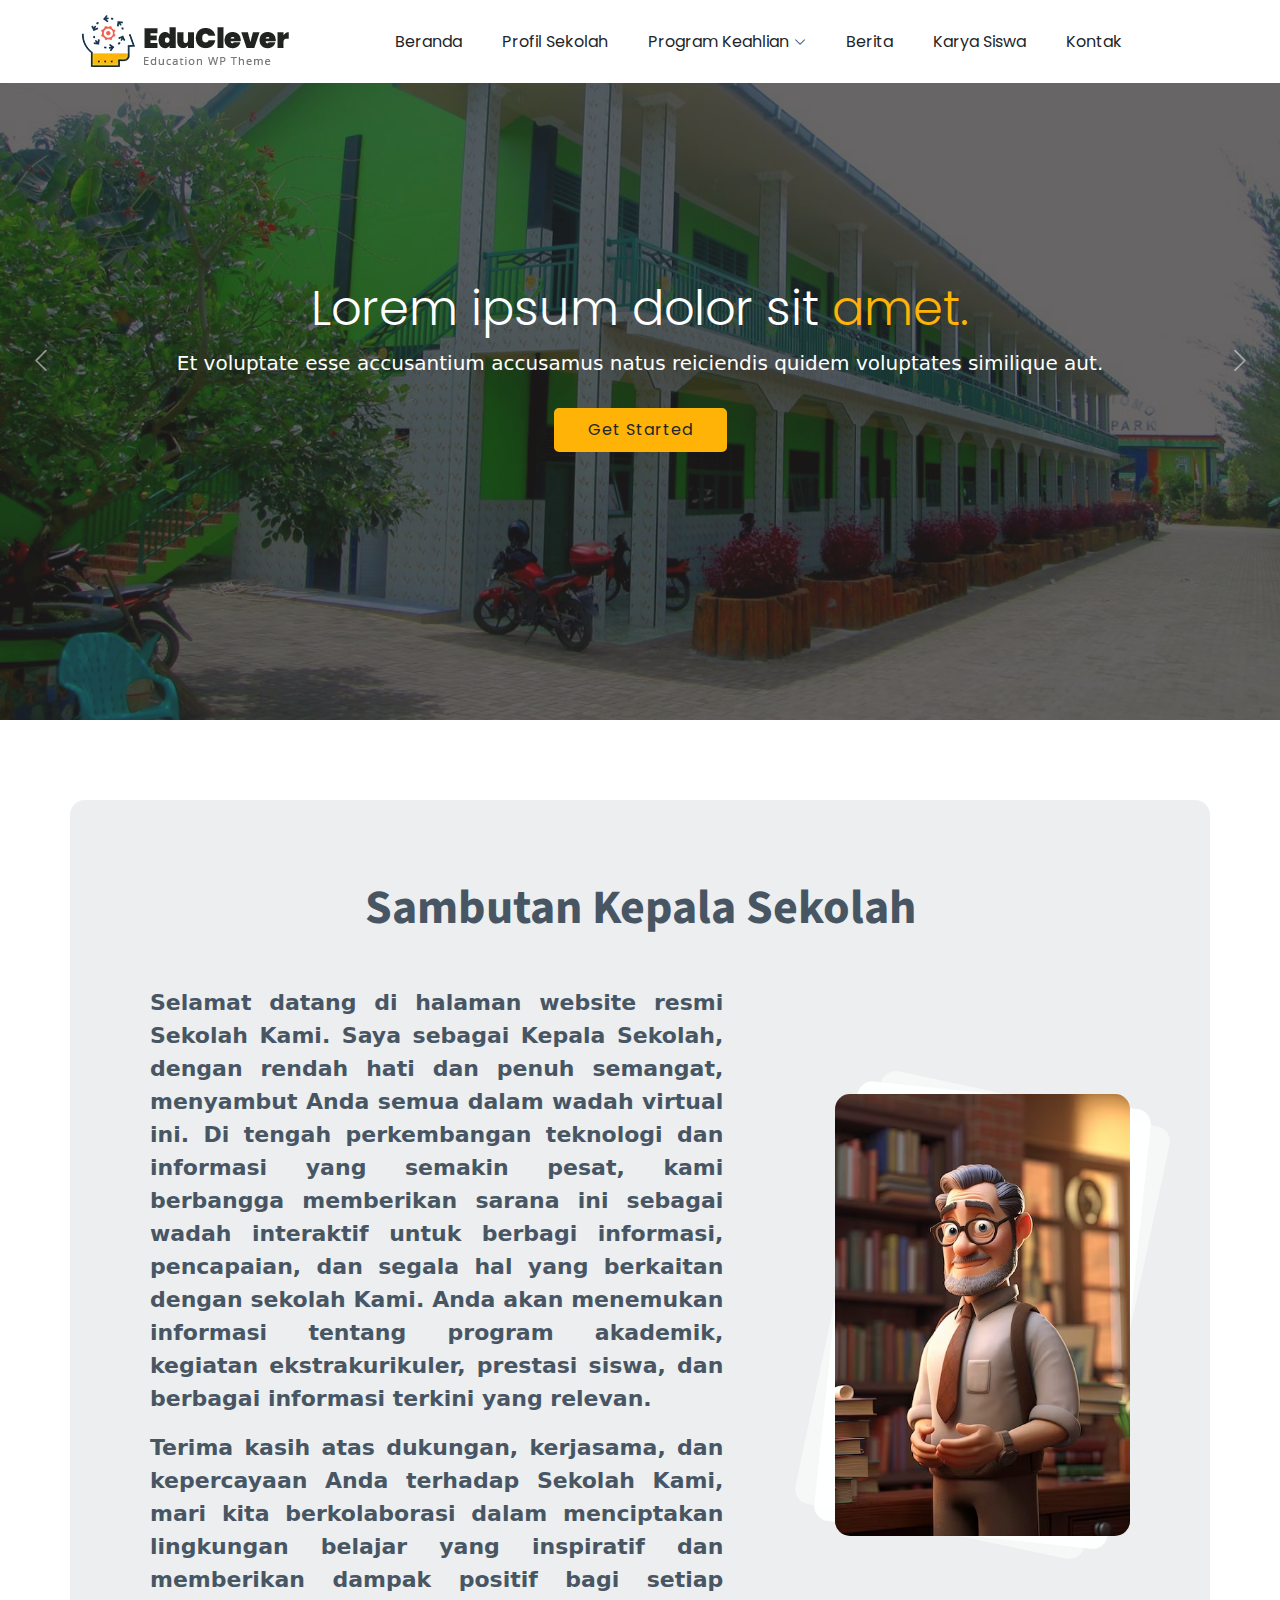
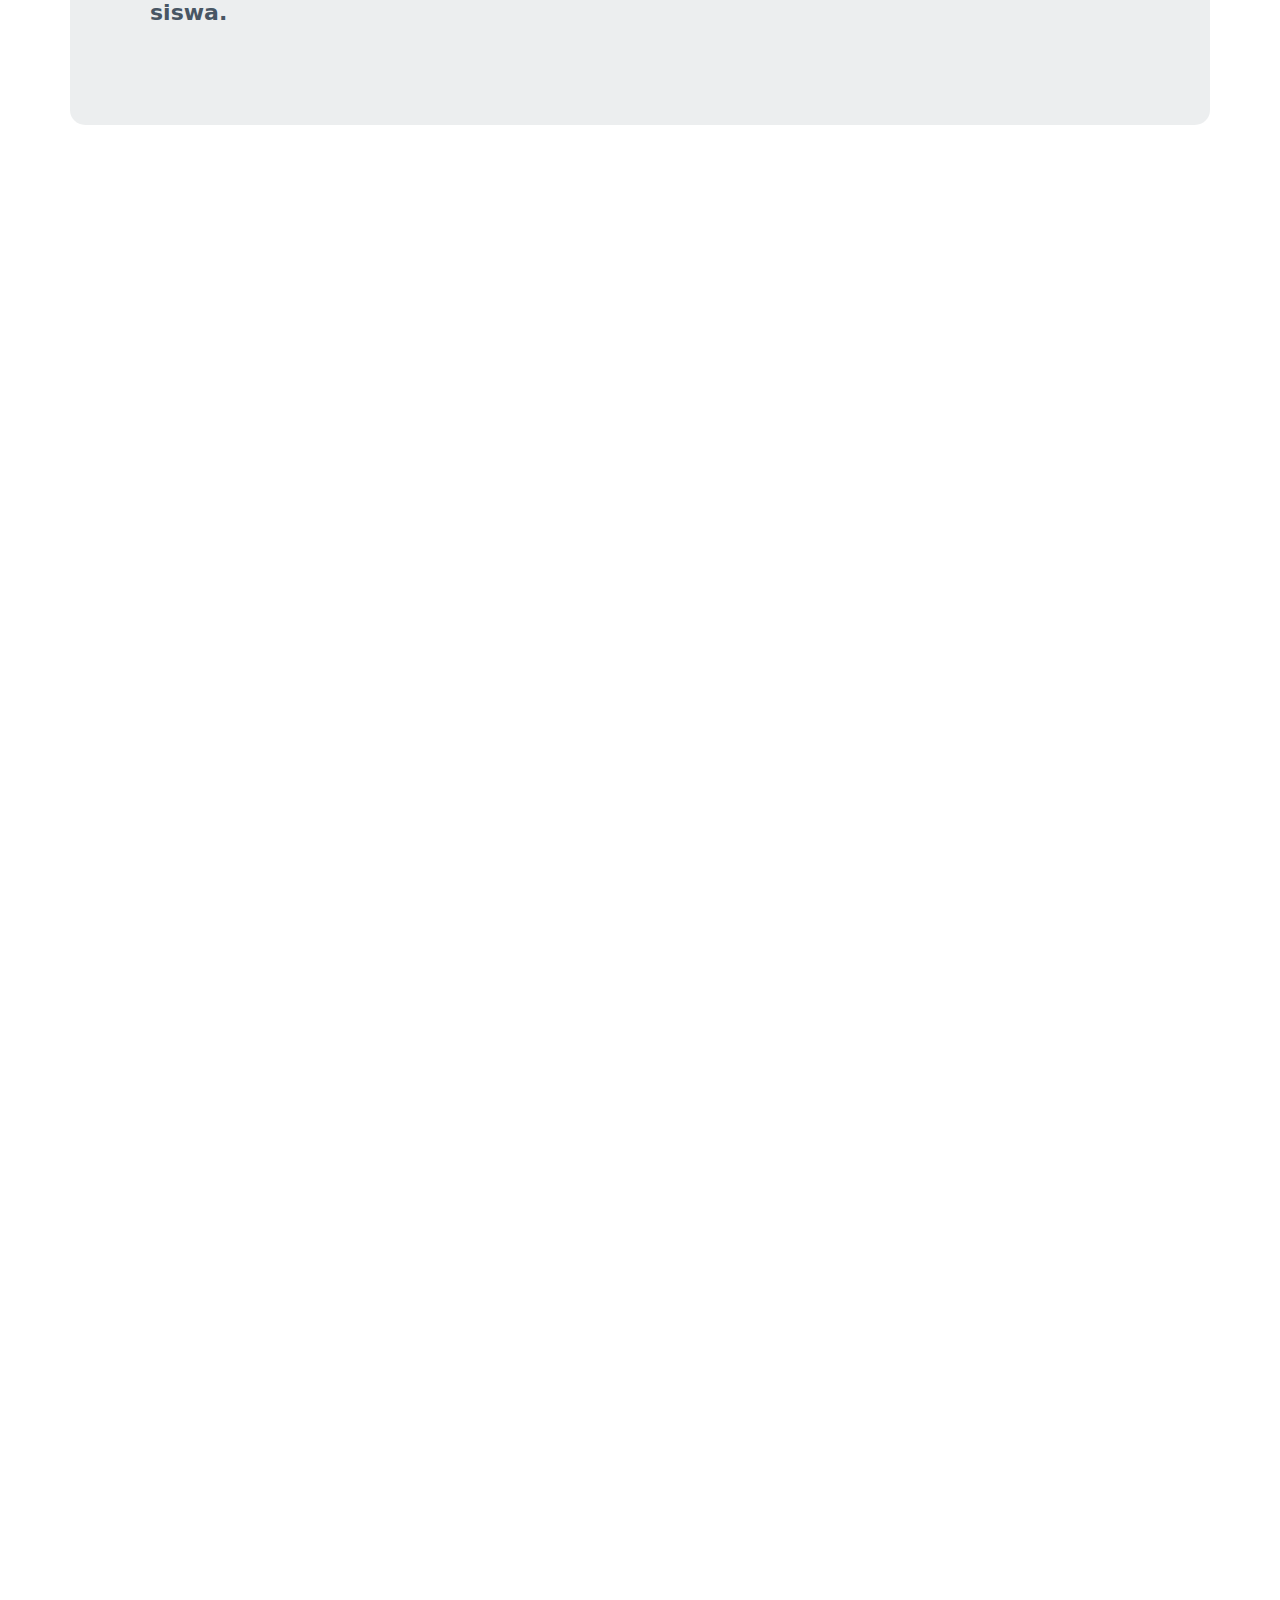
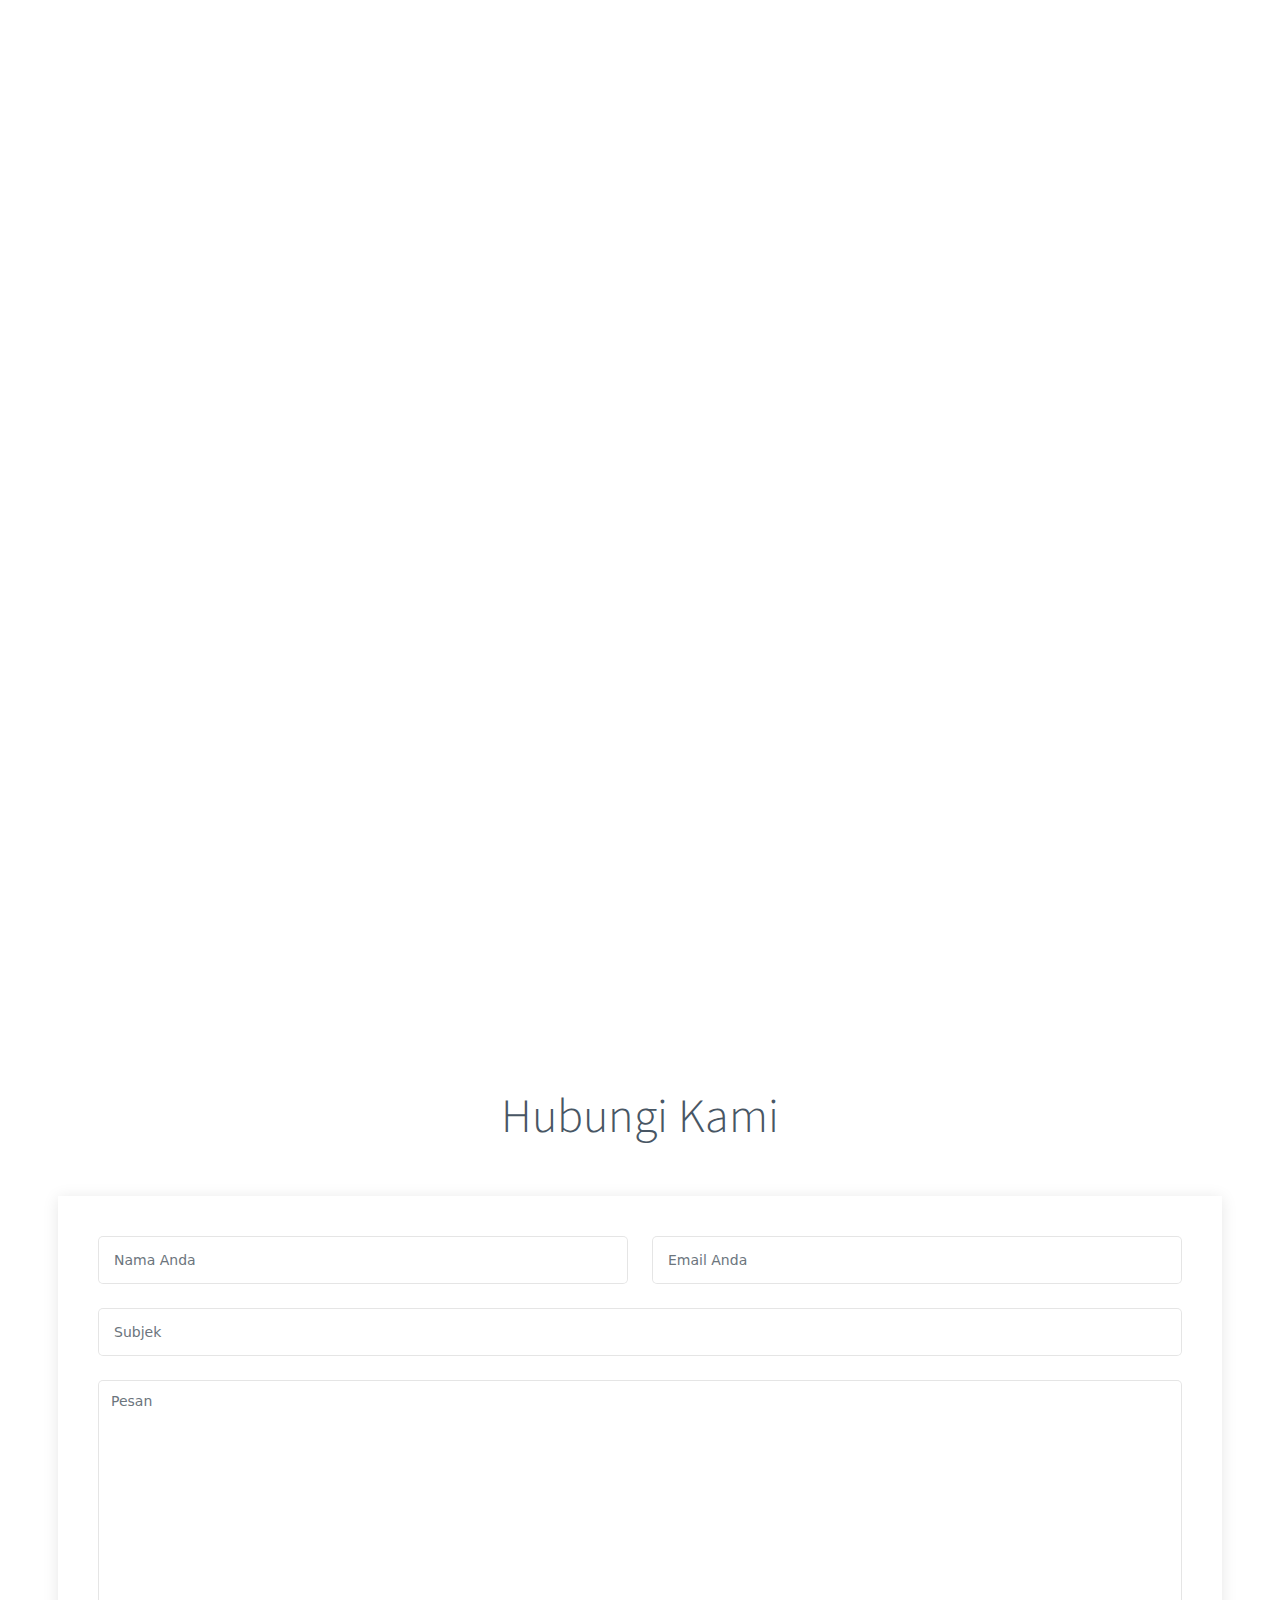
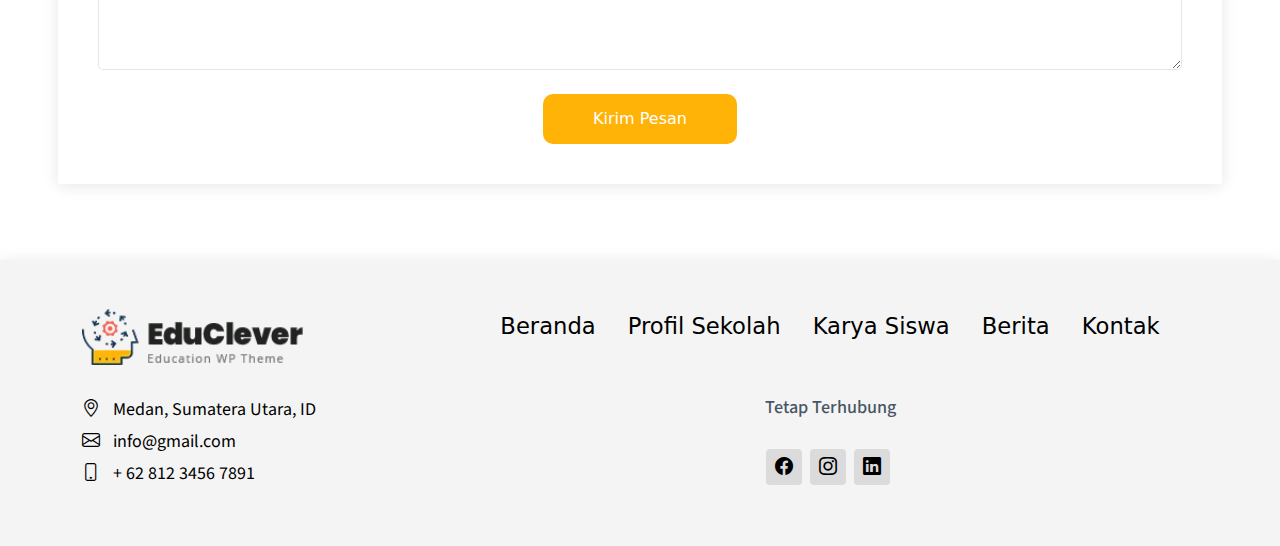
<file: index.html>
<!DOCTYPE html>
<html lang="en">

<head>
    <meta charset="utf-8">
    <meta content="width=device-width, initial-scale=1.0" name="viewport">

    <title>Sekumlah</title>
    <link href="assets/img/icons8-popeye-office-m-32.png" rel="icon">

    <link rel="preconnect" href="https://fonts.googleapis.com">
    <link rel="preconnect" href="https://fonts.gstatic.com" crossorigin>
    <link
        href="https://fonts.googleapis.com/css2?family=Open+Sans:ital,wght@0,300;0,400;0,500;0,600;0,700;1,300;1,400;1,500;1,600;1,700&family=Poppins:ital,wght@0,300;0,400;0,500;0,600;0,700;1,300;1,400;1,500;1,600;1,700&family=Source+Sans+Pro:ital,wght@0,300;0,400;0,600;0,700;1,300;1,400;1,600;1,700&display=swap"
        rel="stylesheet">

    <link href="assets/vendor/bootstrap/css/bootstrap.min.css" rel="stylesheet">
    <link href="assets/vendor/bootstrap-icons/bootstrap-icons.css" rel="stylesheet">
    <link href="assets/vendor/aos/aos.css" rel="stylesheet">
    <link href="assets/vendor/glightbox/css/glightbox.min.css" rel="stylesheet">
    <link href="assets/vendor/swiper/swiper-bundle.min.css" rel="stylesheet">

    <link href="assets/css/style.css" rel="stylesheet" as="preloader">
    <link href="assets/css/variabel.css" rel="stylesheet">
</head>

<body>
    <header id="header" class="header fixed-top">
        <div class="container d-flex align-items-center justify-content-between">
            <a href="index.html" class="logo d-flex align-items-center scrollto me-auto me-lg-0">
                <img src="assets/img/logo-1.webp" alt="">
            </a>
            <nav id="navbar" class="navbar navbar-expand-lg">
                <ul>
                    <li><a href="#">Beranda</a></li>
                    <li><a class="nav-link scrollto" href="./pages/profil-sekolah.html">Profil Sekolah</a></li>
                    <li class="dropdown"><a href="#"><span>Program Keahlian</span>
                            <i class="bi bi-chevron-down dropdown-indicator">
                            </i>
                        </a>
                        <ul>
                            <li><a href="./pages/jurusan/rekayasa-perangkat-lunak.html">Rekayasa Perangkat Lunak</a>
                            </li>
                            <li><a href="./pages/jurusan/teknik-kendaraan-ringan.html">Teknik Kendaraan Ringan</a></li>
                            <li><a href="./pages/jurusan/teknik-bisnis-sepeda-motor.html">Teknik Bisnis & Sepeda
                                    Motor</a></li>
                            <li><a href="./pages/jurusan/teknik-komputer-jaringan.html">Teknik Komputer & Jaringan</a>
                            </li>
                        </ul>
                    </li>
                    <li><a class="nav-link scrollto" href="./pages/berita.html">Berita</a></li>
                    <li><a class="nav-link scrollto" href="./pages/karya-siswa.html">Karya Siswa</a></li>
                    <li><a class="nav-link scrollto" href="index.html#kontak">Kontak</a></li>
                </ul>
                <i class="bi bi-list mobile-nav-toggle d-none"></i>
        </div>
    </header>

    <section id="hero" class="hero d-flex align-items-center carousel slide" data-bs-ride="carousel"
        data-bs-interval="5000">
        <div class="carousel-inner">
            <div id="carousel-1" class="carousel-1 carousel-item active">
                <div class="container caroutext">
                    <h2>Lorem ipsum dolor sit <span>amet.</span></h2>
                    <p>Et voluptate esse accusantium accusamus natus reiciendis quidem voluptates similique aut.</p>
                    <div class="d-flex">
                        <a href="#kata-sambutan" class="btn-get-started scrollto">Get Started</a>
                    </div>
                </div>
            </div>
            <div id="carousel-2" class="carousel-2 carousel-item">
                <div class="container caroutext">
                    <h2>Lorem ipsum dolor sit <span>amet.</span></h2>
                    <p>Et voluptate esse accusantium accusamus natus reiciendis quidem voluptates similique aut.
                    </p>
                    <div class="d-flex">
                        <a href="#about" class="btn-get-started scrollto">Get Started</a>
                    </div>
                </div>
            </div>
            <div id="carousel-3" class="carousel-3 carousel-item">
                <div class="container caroutext">
                    <h2>Lorem ipsum dolor sit <span>amet.</span></h2>
                    <p>Et voluptate esse accusantium accusamus natus reiciendis quidem voluptates similique aut.
                    </p>
                    <div class="d-flex">
                        <a href="#about" class="btn-get-started scrollto">Get Started</a>
                    </div>
                </div>
            </div>
        </div>
        <a class="carousel-control-prev" href="#hero" role="button" data-bs-slide="prev">
            <span class="carousel-control-prev-icon bi bi-chevron-left" aria-hidden="true"></span>
        </a>

        <a class="carousel-control-next" href="#hero" role="button" data-bs-slide="next">
            <span class="carousel-control-next-icon bi bi-chevron-right" aria-hidden="true"></span>
        </a>
    </section>

    <main id="main">
        <section id="kata-sambutan" class="kata-sambutan">
            <div class="container">
                <h3>Sambutan Kepala Sekolah</h3>
                <div class="row g-5">
                    <div class="col-lg-8 col-md-6 content d-flex flex-column justify-content-center">
                        <p>Selamat datang di halaman website resmi Sekolah Kami. Saya sebagai Kepala Sekolah,
                            dengan rendah hati dan penuh semangat, menyambut Anda semua dalam wadah virtual ini. Di
                            tengah perkembangan teknologi dan informasi yang semakin pesat, kami berbangga memberikan
                            sarana ini sebagai wadah interaktif untuk berbagi informasi, pencapaian, dan segala hal yang
                            berkaitan dengan sekolah Kami.
                            Anda akan menemukan informasi tentang program akademik, kegiatan
                            ekstrakurikuler, prestasi siswa, dan berbagai informasi terkini yang
                            relevan.</p>
                        <p>Terima kasih atas dukungan, kerjasama, dan kepercayaan Anda terhadap Sekolah Kami, mari kita
                            berkolaborasi dalam menciptakan lingkungan belajar yang inspiratif dan memberikan dampak
                            positif bagi setiap siswa.</p>
                    </div>
                    <div class="col-lg-4 col-md-6 d-flex align-items-center">
                        <div class="img">
                            <img src="assets/img/cartoon-man-with-glasses-book-front-him_953680-1923.avif" alt=""
                                class="img-fluid">
                        </div>
                    </div>
                </div>
            </div>
        </section>

        <section id="visi-misi" class="visi-misi">
            <div class="container" data-aos="fade-up">
                <div class="section-header">
                    <h2>Visi Misi</h2>
                </div>
                <div class="row g-4 g-lg-5" data-aos="fade-up" data-aos-delay="200">
                    <div class="col-lg-5">
                        <div class="visi-misi-img">
                            <img src="assets/img/back-school-concept-with-various-supplies(1).jpg" class="img-fluid"
                                alt="">
                        </div>
                    </div>
                    <div class="col-lg-7">
                        <ul class="nav nav-pills mb-3 pt-0 pt-lg-5">
                            <li><a class="nav-link active" data-bs-toggle="pill" href="#visi">Visi</a></li>
                            <li><a class="nav-link" data-bs-toggle="pill" href="#misi">Misi</a></li>
                            <li><a class="nav-link" data-bs-toggle="pill" href="#tujuan">Tujuan</a></li>
                        </ul>
                        <div class="tab-content">
                            <div class="tab-pane show fade active" id="visi">
                                <div class="d-flex align-items-center mt-4">
                                    <i class="bi bi-check2"></i>
                                    <h4>Menjadi pusat pendidikan unggulan yang menghasilkan generasi penerus
                                        berintegritas dan berwawasan global.</h4>
                                </div>
                                <div class="d-flex align-items-center mt-4">
                                    <i class="bi bi-check2"></i>
                                    <h4>Membangun komunitas belajar yang berfokus pada pengembangan karakter dan
                                        kreativitas siswa untuk menghadapi tantangan masa depan.</h4>
                                </div>
                                <div class="d-flex align-items-center mt-4">
                                    <i class="bi bi-check2"></i>
                                    <h4>Mendidik siswa dalam ranah keterampilan, pengetahuan dan pembinaan karakter
                                        serta pelestarian lingkungan sesuai dengan program keahliannya</h4>
                                </div>
                            </div>

                            <div class="tab-pane fade" id="misi">
                                <div class="d-flex align-items-center mt-4">
                                    <i class="bi bi-check2"></i>
                                    <h4>Memberikan pendidikan berkualitas dengan pendekatan holistik yang mengakomodasi
                                        perkembangan akademik, moral, dan sosial siswa.</h4>
                                </div>
                                <div class="d-flex align-items-center mt-4">
                                    <i class="bi bi-check2"></i>
                                    <h4>Mendorong keunggulan akademik dan prestasi dalam berbagai bidang kegiatan
                                        ekstrakurikuler untuk membentuk siswa yang berpotensi dan berdaya saing.</h4>
                                </div>
                                <div class="d-flex align-items-center mt-4">
                                    <i class="bi bi-check2"></i>
                                    <h4>Mendidik siswa dalam ranah keterampilan, pengetahuan dan pembinaan karakter
                                        serta pelestarian lingkungan sesuai dengan program keahliannya</h4>
                                </div>

                            </div>

                            <div class="tab-pane fade" id="tujuan">
                                <div class="d-flex align-items-center mt-4">
                                    <i class="bi bi-check2"></i>
                                    <h4>Mengembangkan potensi siswa dalam aspek akademik, seni, olahraga, dan
                                        kepemimpinan melalui pendekatan pembelajaran yang inovatif.</h4>
                                </div>
                                <div class="d-flex align-items-center mt-4">
                                    <i class="bi bi-check2"></i>
                                    <h4>Menghasilkan lulusan yang memiliki nilai-nilai karakter yang kuat, termasuk
                                        tanggung jawab, etika, kerjasama, dan kepemimpinan.</h4>
                                </div>
                                <div class="d-flex align-items-center mt-4">
                                    <i class="bi bi-check2"></i>
                                    <h4>Membangun lingkungan belajar yang inklusif dan mendukung, di mana setiap siswa
                                        merasa dihargai dan diberdayakan untuk mencapai prestasi maksimal.</h4>
                                </div>
                            </div>
                        </div>
                    </div>
                </div>
            </div>
        </section>

        <section id="tenaga-pendidik" class="tenaga-pendidik">
            <div class="container" data-aos="fade-up">
                <div class="section-header">
                    <h2>Tenaga Pendidik</h2>
                </div>

                <div class="row g-5">

                    <div class="col-lg-12">

                        <div class="row gy-4 posts-list">

                            <div class="col-xl-4 col-md-6 d-flex" data-aos="zoom-in" data-aos-delay="200">
                                <div class="anggota">
                                    <div class="anggota-img">
                                        <img src="assets/img/guru-bing.jpg" class="img-fluid" alt="">
                                    </div>
                                    <div class="anggota-info">
                                        <div class="medsos">
                                            <a href=""><i class="bi bi-facebook"></i></a>
                                            <a href=""><i class="bi bi-instagram"></i></a>
                                            <a href=""><i class="bi bi-linkedin"></i></a>
                                        </div>
                                        <h4>Tux</h4>
                                        <span>Guru Bahasa Inggris</span>
                                    </div>
                                </div>
                            </div>

                            <div class="col-xl-4 col-md-6 d-flex" data-aos="zoom-in" data-aos-delay="400">
                                <div class="anggota">
                                    <div class="anggota-img">
                                        <img src="assets/img/guru-bi.jpg" class="img-fluid" alt="">
                                    </div>
                                    <div class="anggota-info">
                                        <div class="medsos">
                                            <a href=""><i class="bi bi-facebook"></i></a>
                                            <a href=""><i class="bi bi-instagram"></i></a>
                                            <a href=""><i class="bi bi-linkedin"></i></a>
                                        </div>
                                        <h4>Tux Tux</h4>
                                        <span>Guru Bahasa Indonesia</span>
                                    </div>
                                </div>
                            </div>

                            <div class="col-xl-4 col-md-6 d-flex" data-aos="zoom-in" data-aos-delay="600">
                                <div class="anggota">
                                    <div class="anggota-img">
                                        <img src="assets/img/guru-pjk.jpg" class="img-fluid" alt="">
                                    </div>
                                    <div class="anggota-info">
                                        <div class="medsos">
                                            <a href=""><i class="bi bi-facebook"></i></a>
                                            <a href=""><i class="bi bi-instagram"></i></a>
                                            <a href=""><i class="bi bi-linkedin"></i></a>
                                        </div>
                                        <h4>Tux Tux Tux</h4>
                                        <span>Guru Olahraga</span>
                                    </div>
                                </div>
                            </div>
                        </div>
                    </div>
                </div>
                <!-- <div class="d-flex justify-content-center">
                    <a class="btn-readmore" href="berita.html">Lihat Lainnya &nbsp;<i class="bi bi-arrow-right"></i></a>
                </div> -->
            </div>
        </section>

        <section id="berita-terbaru" class="berita-terbaru">
            <div class="container" data-aos="fade-up">
                <div class="section-header">
                    <h2>Berita Terbaru</h2>
                </div>
                <div class="row">
                    <div class="col-lg-4" data-aos="fade-up" data-aos-delay="600">
                        <div class="box-berita">
                            <div class="img-berita"><img src="assets/img/berita/berita-1.jpg" class="img-fluid" alt="">
                            </div>
                            <div class="meta">
                                <span class="tanggal-berita">Senin, Agustus 21</span>
                                <span class="author"> / Author</span>
                            </div>
                            <h3 class="post-title"><a href="berita-detail.html">Eum ad dolor et. Autem aut fugiat
                                    debitis voluptatem
                                    consequuntur
                                    sit</a></h3>
                            <p>Illum voluptas ab enim placeat. Adipisci enim velit nulla. Vel omnis laudantium.
                                Asperiores eum
                                ipsa
                                est officiis. Modi cupiditate exercitationem qui magni est...</p>
                        </div>
                    </div>

                    <div class="col-lg-4" data-aos="fade-up" data-aos-delay="400">
                        <div class="box-berita">
                            <div class="img-berita"><img src="assets/img/berita/berita-2.jpg" class="img-fluid" alt="">
                            </div>
                            <div class="meta">
                                <span class="tanggal-berita">Minggu, Agustus 20</span>
                                <span class="author"> / Author</span>
                            </div>
                            <h3 class="post-title"><a href="berita-detail.html">Et repellendus molestiae qui est sed
                                    omnis voluptates magnam</a></h3>
                            <p>Voluptatem nesciunt omnis libero autem tempora enim ut ipsam id. Odit quia ab eum
                                assumenda.
                                Quisquam
                                omnis aliquid necessitatibus tempora consectetur doloribus...</p>
                        </div>
                    </div>

                    <div class="col-lg-4" data-aos="fade-up" data-aos-delay="200">
                        <div class="box-berita">
                            <div class="img-berita"><img src="assets/img/berita/berita-3.jpg" class="img-fluid" alt="">
                            </div>
                            <div class="meta">
                                <span class="tanggal-berita">Sabtu, Agustus 19</span>
                                <span class="author"> / Author</span>
                            </div>
                            <h3 class="post-title"><a href="berita-detail.html">Quia assumenda est et veritatis aut
                                    quae</a></h3>
                            <p>Quia nam eaque omnis explicabo similique eum quaerat similique laboriosam. Quis omnis
                                repellat
                                sed quae
                                consectetur magnam veritatis dicta nihil...</p>
                        </div>
                    </div>
                </div>
                <div class="d-flex justify-content-center">
                    <a class=" btn-readmore" href="berita.html">Baca Lainnya &nbsp;<i class="bi bi-arrow-right"></i></a>
                </div>
            </div>
        </section>

        <section id="kontak" class="kontak">
            <div class="container">

                <div class="section-header">
                    <h2>Hubungi Kami</h2>
                </div>

            </div>
            <div class="container">

                <div class="row gy-5 gx-lg-5">
                    <div class="col-lg-12 box">
                        <form class="form">
                            <div class="row">
                                <div class="col-md-6 form-group">
                                    <input type="text" name="name" class="form-control" id="name"
                                        placeholder="Nama Anda" required>
                                </div>
                                <div class="col-md-6 form-group mt-3 mt-md-0">
                                    <input type="email" class="form-control" name="email" id="email"
                                        placeholder="Email Anda" required>
                                </div>
                            </div>
                            <div class="form-group mt-3">
                                <input type="text" class="form-control" name="subject" id="subject" placeholder="Subjek"
                                    required>
                            </div>
                            <div class="form-group mt-3">
                                <textarea class="form-control" name="message" placeholder="Pesan" required></textarea>
                            </div>
                            <div class="text-center"><button>Kirim Pesan</button></div>
                        </form>
                    </div>
                </div>
            </div>
        </section>
    </main>

    <footer id="footer" class="footer">

        <div class="footer-content">
            <div class="container">
                <div class="row">

                    <div class="col-lg-4 col-md-6">
                        <div class="footer-info">
                            <img src="assets/img/logo-1.webp" alt="">
                            <div class="mt-4">
                                <p class="my-2"><i class='bi bi-geo-alt '></i> Medan, Sumatera Utara, ID</p>
                                <p class="my-2"><i class="bi bi-envelope"></i> info@gmail.com</p>
                                <p class="my-2"><i class="bi bi-phone"></i> + 62 812 3456 7891</p>
                            </div>
                        </div>
                    </div>
                    <div class="col-lg-8 text-center">
                        <ul class="list-unstyled nav-links mb-4">
                            <li><a href="#">Beranda</a></li>
                            <li><a href="./pages/profil-sekolah.html">Profil Sekolah</a></li>
                            <li><a href="./pages/karya-siswa.html">Karya Siswa</a></li>
                            <li><a href="./pages/berita.html">Berita</a></li>
                            <li><a href="index.html#kontak">Kontak</a></li>
                        </ul>
                        <div class="sit">
                            <h4>Tetap Terhubung</h4>
                        </div>
                        <div class="social-links mb-3 mb-lg-0 text-center">
                            <a href="#" class="facebook"><i class="bi bi-facebook"></i></a>
                            <a href="#" class="instagram"><i class="bi bi-instagram"></i></a>
                            <a href="#" class="linkedin"><i class="bi bi-linkedin"></i></a>
                        </div>
                    </div>
                </div>
            </div>
        </div>
        </div>
    </footer>

    <div id="loading"></div>

    <script src="assets/vendor/bootstrap/js/bootstrap.bundle.min.js"></script>
    <script src="assets/vendor/aos/aos.js"></script>
    <script src="assets/vendor/glightbox/js/glightbox.min.js"></script>
    <script src="assets/vendor/isotope-layout/isotope.pkgd.min.js"></script>
    <script src="assets/vendor/swiper/swiper-bundle.min.js"></script>

    <script src="assets/js/script.js"></script>
    <script>
        let loader = document.getElementById('loading');
        let header = document.getElementById('header');
        let body = document.body;

        window.addEventListener('load', function () {
            loader.remove();
            header.style.display = 'block';
            body.style.display = 'auto';
            body.style.overflow = 'auto'
        });

        body.style.display = 'hidden';
        header.style.display = 'none';
        body.style.overflow = 'hidden';
    </script>
</body>

</html>
</file>
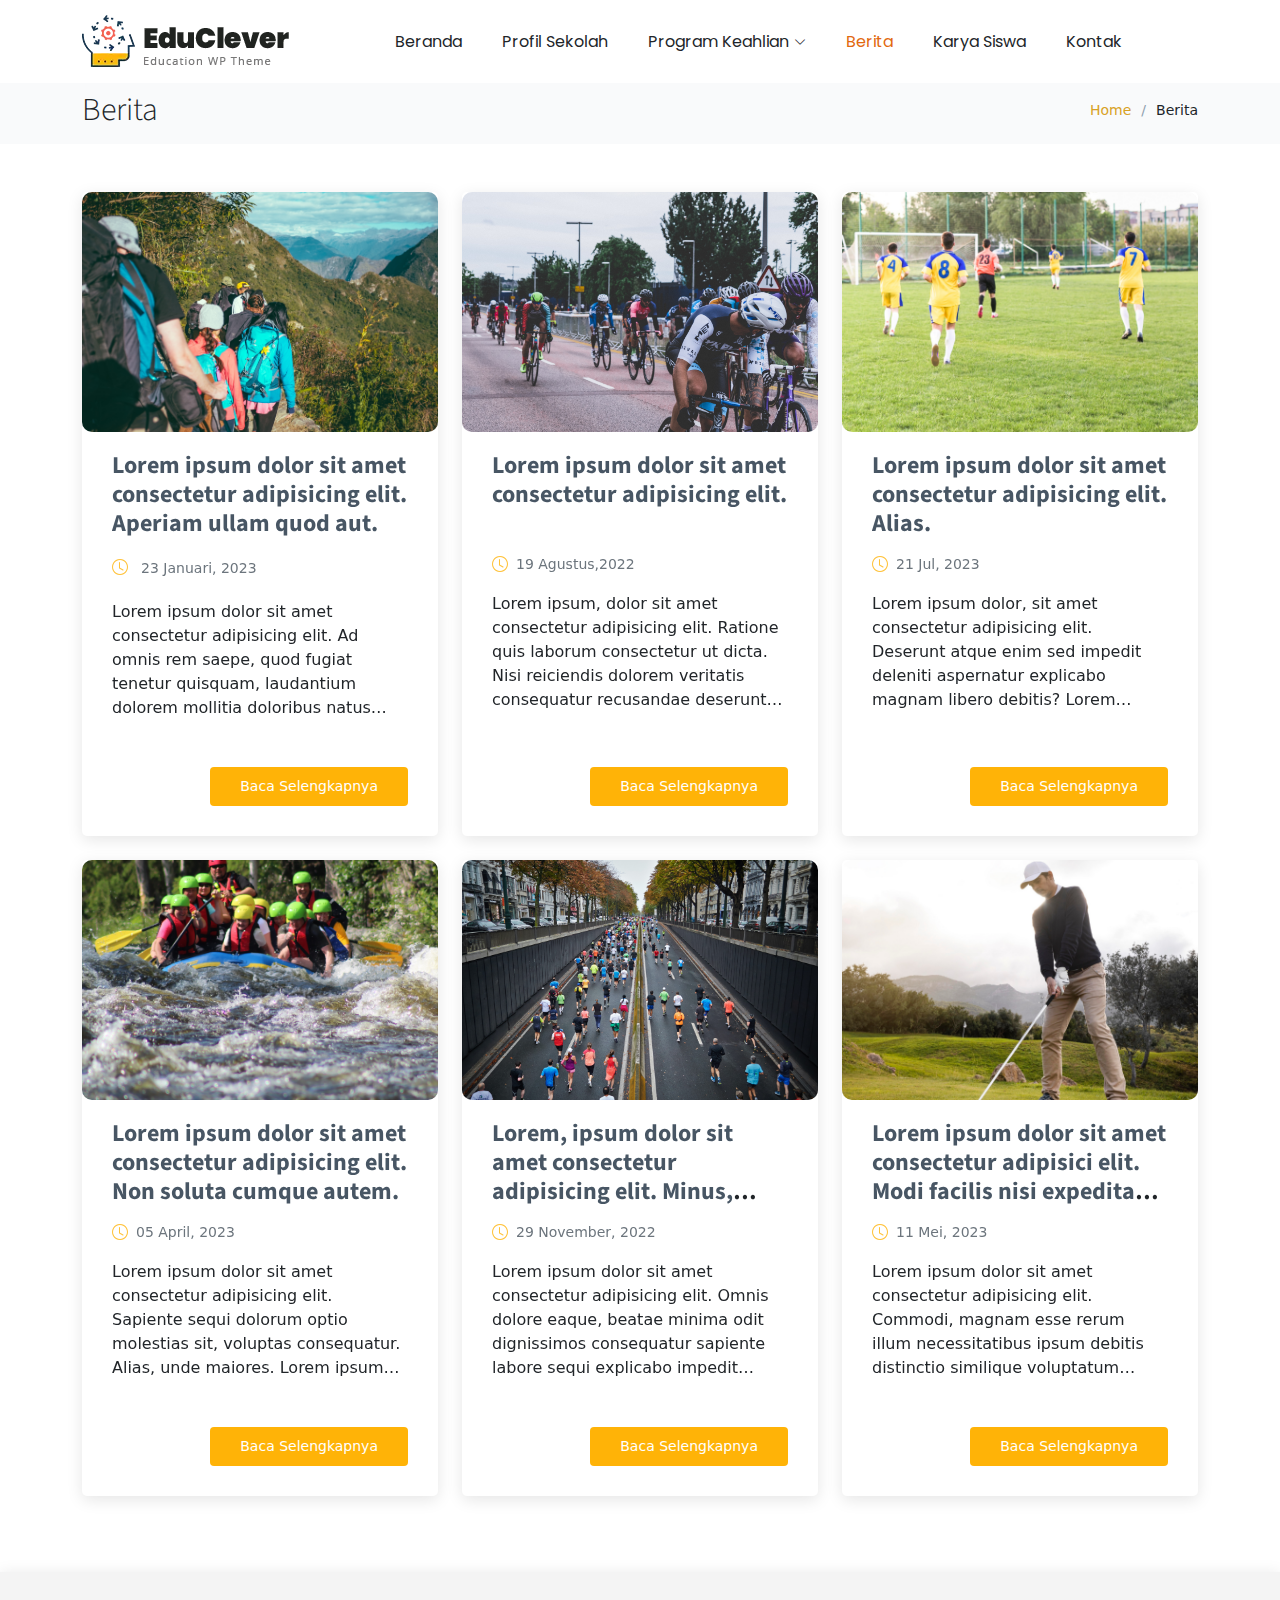
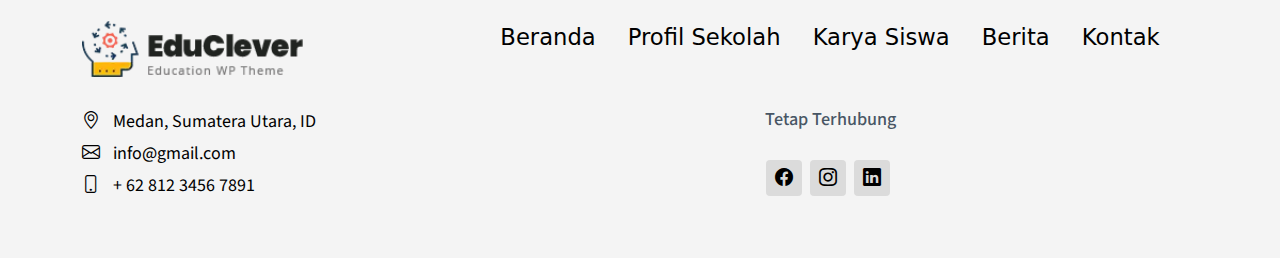
<file: pages/berita.html>
<!DOCTYPE html>
<html lang="en">

<head>
    <meta charset="utf-8">
    <meta content="width=device-width, initial-scale=1.0" name="viewport">

    <title>Profil Sekolah</title>
    <link href="../assets/img/icons8-popeye-office-m-32.png" rel="icon">

    <link rel="preconnect" href="https://fonts.googleapis.com">
    <link rel="preconnect" href="https://fonts.gstatic.com" crossorigin>
    <link
        href="https://fonts.googleapis.com/css2?family=Open+Sans:ital,wght@0,300;0,400;0,500;0,600;0,700;1,300;1,400;1,500;1,600;1,700&family=Poppins:ital,wght@0,300;0,400;0,500;0,600;0,700;1,300;1,400;1,500;1,600;1,700&family=Source+Sans+Pro:ital,wght@0,300;0,400;0,600;0,700;1,300;1,400;1,600;1,700&display=swap"
        rel="stylesheet">

    <link href="../assets/vendor/bootstrap/css/bootstrap.min.css" rel="stylesheet">
    <link href="../assets/vendor/bootstrap-icons/bootstrap-icons.css" rel="stylesheet">
    <link href="../assets/vendor/aos/aos.css" rel="stylesheet">
    <link href="../assets/vendor/glightbox/css/glightbox.min.css" rel="stylesheet">
    <link href="../assets/vendor/swiper/swiper-bundle.min.css" rel="stylesheet">

    <link href="../assets/css/style.css" rel="stylesheet" as="preloader">
    <link href="../assets/css/variabel.css" rel="stylesheet">
</head>

<body>
    <header id="header" class="header fixed-top">
        <div class="container d-flex align-items-center justify-content-between">
            <a href="../index.html" class="logo d-flex align-items-center scrollto me-auto me-lg-0">
                <img src="../assets/img/logo-1.webp" alt="">
            </a>
            <nav id="navbar" class="navbar navbar-expand-lg">
                <ul>
                    <li><a href="../index.html">Beranda</a></li>
                    <li><a href="./profil-sekolah.html" class="nav-link">Profil Sekolah</a></li>
                    <li class="dropdown"><a href="#"><span>Program Keahlian</span>
                            <i class="bi bi-chevron-down dropdown-indicator">
                            </i>
                        </a>
                        <ul>
                            <li><a href="../pages/jurusan/rekayasa-perangkat-lunak.html">Rekayasa Perangkat Lunak</a>
                            </li>
                            <li><a href="../pages/jurusan/teknik-kendaraan-ringan.html">Teknik Kendaraan Ringan</a>
                            </li>
                            <li><a href="../pages/jurusan/teknik-bisnis-sepeda-motor.html">Teknik Bisnis & Sepeda
                                    Motor</a></li>
                            <li><a href="../pages/jurusan/teknik-komputer-jaringan.html">Teknik Komputer & Jaringan</a>
                            </li>
                        </ul>
                    </li>
                    <li><a class="nav-link scrollto active" href="#">Berita</a></li>
                    <li><a class="nav-link scrollto" href="./karya-siswa.html">Karya Siswa</a></li>
                    <li><a class="nav-link scrollto" href="../index.html#kontak">Kontak</a></li>
                </ul>
                <i class="bi bi-list mobile-nav-toggle d-none"></i>
        </div>
    </header>

    <main id="main">
        <div class="breadcrumbs">
            <div class="container">
                <div class="d-flex justify-content-between align-items-center">
                    <h2>Berita</h2>
                    <ol>
                        <li><a href="../index.html">Home</a></li>
                        <li>Berita</li>
                    </ol>
                </div>
            </div>
        </div>
        <section id="berita" class="berita">
            <div class="container" data-aos="fade-up">
                <div class="row g-5">
                    <div class="col-lg-12">
                        <div class="row gy-4 posts-list">

                            <div class="col-lg-4">
                                <article class="d-flex flex-column">
                                    <div class="post-img">
                                        <img src="../assets/img/berita/berita-1.jpg" class="image-fluid w-100">
                                    </div>
                                    <h2 class="title">
                                        <a href="./detail-berita.html">Lorem ipsum dolor sit amet consectetur
                                            adipisicing elit. Aperiam ullam quod aut.</a>
                                    </h2>

                                    <div class="meta-top">
                                        <ul>
                                            <li><i class="bi bi-clock"></i> <a href="./detail-berita.html">23 Januari,
                                                    2023</a></li>
                                        </ul>
                                    </div>

                                    <div class="content">
                                        <p>
                                            Lorem ipsum dolor sit amet consectetur adipisicing elit. Ad omnis rem saepe,
                                            quod fugiat tenetur quisquam, laudantium dolorem mollitia doloribus natus
                                            veniam, sunt nam ea sint asperiores error perspiciatis facere accusantium
                                            excepturi exercitationem. Inventore possimus numquam accusantium, commodi
                                            harum nemo fugiat eius voluptates illum delectus!
                                        </p>
                                    </div>

                                    <div class="read-more mt-auto align-self-end">
                                        <a href="./detail-berita.html">Baca Selengkapnya</a>
                                    </div>

                                </article>
                            </div>

                            <div class="col-lg-4">
                                <article class="d-flex flex-column">

                                    <div class="post-img">
                                        <img src="../assets/img/berita/berita-2.jpg" class="image-fluid w-100">
                                    </div>

                                    <h2 class="title">
                                        <a href="./detail-berita.html">Lorem ipsum dolor sit amet consectetur
                                            adipisicing
                                            elit.</a>
                                    </h2>

                                    <div class="meta-top">
                                        <ul>
                                            <li class="d-flex align-items-center"><i class="bi bi-clock"></i> <a
                                                    href="./detail-berita.html">19 Agustus,2022</a></li>
                                        </ul>
                                    </div>

                                    <div class="content">
                                        <p>
                                            Lorem ipsum, dolor sit amet consectetur adipisicing elit. Ratione quis
                                            laborum consectetur ut dicta. Nisi reiciendis dolorem veritatis consequatur
                                            recusandae deserunt odio?
                                        </p>
                                    </div>

                                    <div class="read-more mt-auto align-self-end">
                                        <a href="./detail-berita.html">Baca Selengkapnya</a>
                                    </div>

                                </article>
                            </div>

                            <div class="col-lg-4">
                                <article class="d-flex flex-column">

                                    <div class="post-img">
                                        <img src="../assets/img/berita/berita-3.jpg" class="image-fluid w-100">
                                    </div>

                                    <h2 class="title">
                                        <a href="./detail-berita.html">Lorem ipsum dolor sit amet consectetur
                                            adipisicing elit. Alias.</a>
                                    </h2>

                                    <div class="meta-top">
                                        <ul>
                                            <li class="d-flex align-items-center"><i class="bi bi-clock"></i> <a
                                                    href="./detail-berita.html">21 Jul, 2023</a></li>
                                        </ul>
                                    </div>

                                    <div class="content">
                                        <p>
                                            Lorem ipsum dolor, sit amet consectetur adipisicing elit. Deserunt atque
                                            enim sed impedit deleniti aspernatur explicabo magnam libero debitis?
                                            Lorem ipsum dolor sit amet consectetur adipisicing elit.
                                        </p>
                                    </div>

                                    <div class="read-more mt-auto align-self-end">
                                        <a href="./detail-berita.html">Baca Selengkapnya</a>
                                    </div>

                                </article>
                            </div>

                            <div class="col-lg-4">
                                <article class="d-flex flex-column">
                                    <div class="post-img">
                                        <img src="../assets/img/berita/berita-4.jpg" class="image-fluid w-100">
                                    </div>
                                    <h2 class="title">
                                        <a href="./detail-berita.html">Lorem ipsum dolor sit amet consectetur
                                            adipisicing elit. Non soluta cumque autem.</a>
                                    </h2>

                                    <div class="meta-top">
                                        <ul>
                                            <li class="d-flex align-items-center"><i class="bi bi-clock"></i> <a
                                                    href="./detail-berita.html">05 April, 2023</a></li>
                                        </ul>
                                    </div>

                                    <div class="content">
                                        <p>
                                            Lorem ipsum dolor sit amet consectetur adipisicing elit. Sapiente sequi
                                            dolorum optio molestias sit, voluptas consequatur. Alias, unde maiores.
                                            Lorem ipsum dolor sit amet consectetur adipisicing elit. Et nisi non iusto.
                                        </p>
                                    </div>

                                    <div class="read-more mt-auto align-self-end">
                                        <a href="./detail-berita.html">Baca Selengkapnya</a>
                                    </div>

                                </article>
                            </div>

                            <div class="col-lg-4">
                                <article class="d-flex flex-column">

                                    <div class="post-img">
                                        <img src="../assets/img/berita/berita-5.jpg" class="image-fluid w-100">
                                    </div>

                                    <h2 class="title">
                                        <a href="./detail-berita.html">Lorem, ipsum dolor sit amet consectetur
                                            adipisicing elit. Minus, minima temporibus.</a>
                                    </h2>

                                    <div class="meta-top">
                                        <ul>
                                            <li class="d-flex align-items-center"><i class="bi bi-clock"></i> <a
                                                    href="./detail-berita.html">29 November, 2022</a></li>
                                        </ul>
                                    </div>

                                    <div class="content">
                                        <p>
                                            Lorem ipsum dolor sit amet consectetur adipisicing elit. Omnis dolore eaque,
                                            beatae minima odit dignissimos consequatur sapiente labore sequi explicabo
                                            impedit totam nulla, aut incidunt at repellendus aperiam numquam excepturi
                                            ipsam illum!
                                        </p>
                                    </div>

                                    <div class="read-more mt-auto align-self-end">
                                        <a href="./detail-berita.html">Baca Selengkapnya</a>
                                    </div>

                                </article>
                            </div>

                            <div class="col-lg-4">
                                <article class="d-flex flex-column">
                                    <div class="post-img">
                                        <img src="../assets/img/berita/berita-6.jpg" class="image-fluid w-100">
                                    </div>
                                    <h2 class=" title">
                                        <a href="./detail-berita.html">Lorem ipsum dolor sit amet consectetur adipisici
                                            elit. Modi facilis nisi expedita est delectus illum dicta.</a>
                                    </h2>

                                    <div class="meta-top">
                                        <ul>
                                            <li class="d-flex align-items-center"><i class="bi bi-clock"></i> <a
                                                    href="./detail-berita.html">11 Mei, 2023</a></li>
                                        </ul>
                                    </div>

                                    <div class="content">
                                        <p>
                                            Lorem ipsum dolor sit amet consectetur adipisicing elit. Commodi, magnam
                                            esse rerum illum necessitatibus ipsum debitis distinctio similique
                                            voluptatum numquam cumque veritatis suscipit enim, sit quibusdam quas modi,
                                            nihil voluptates? Officiis error ipsa delectus, fugit inventore labore eos
                                            incidunt.
                                        </p>
                                    </div>

                                    <div class="read-more mt-auto align-self-end">
                                        <a href="./detail-berita.html">Baca Selengkapnya</a>
                                    </div>

                                </article>
                            </div>
                        </div>
                    </div>
                </div>
            </div>

            </div>
        </section>

    </main>

    <footer id="footer" class="footer">
        <div class="footer-content">
            <div class="container">
                <div class="row">

                    <div class="col-lg-4 col-md-6">
                        <div class="footer-info">
                            <img src="../assets/img/logo-1.webp" alt="">
                            <div class="mt-4">
                                <p class="my-2"><i class='bi bi-geo-alt '></i> Medan, Sumatera Utara, ID</p>
                                <p class="my-2"><i class="bi bi-envelope"></i> info@gmail.com</p>
                                <p class="my-2"><i class="bi bi-phone"></i> + 62 812 3456 7891</p>
                            </div>
                        </div>
                    </div>
                    <div class="col-lg-8 text-center">
                        <ul class="list-unstyled nav-links mb-4">
                            <li><a href="../index.html">Beranda</a></li>
                            <li><a href="#">Profil Sekolah</a></li>
                            <li><a href="karya-siswa.html">Karya Siswa</a></li>
                            <li><a href="berita.html">Berita</a></li>
                            <li><a href="../index.html#kontak">Kontak</a></li>
                        </ul>
                        <div class="sit">
                            <h4>Tetap Terhubung</h4>
                        </div>
                        <div class="social-links mb-3 mb-lg-0 text-center">
                            <a href="#" class="facebook"><i class="bi bi-facebook"></i></a>
                            <a href="#" class="instagram"><i class="bi bi-instagram"></i></a>
                            <a href="#" class="linkedin"><i class="bi bi-linkedin"></i></a>
                        </div>
                    </div>
                </div>
            </div>
        </div>
        </div>
    </footer>

    <script src="../assets/vendor/bootstrap/js/bootstrap.bundle.min.js"></script>
    <script src="../assets/vendor/aos/aos.js"></script>
    <script src="../assets/vendor/glightbox/js/glightbox.min.js"></script>
    <script src="../assets/vendor/isotope-layout/isotope.pkgd.min.js"></script>
    <script src="../assets/vendor/swiper/swiper-bundle.min.js"></script>

    <script src="../assets/js/script.js"></script>
</body>
</file>
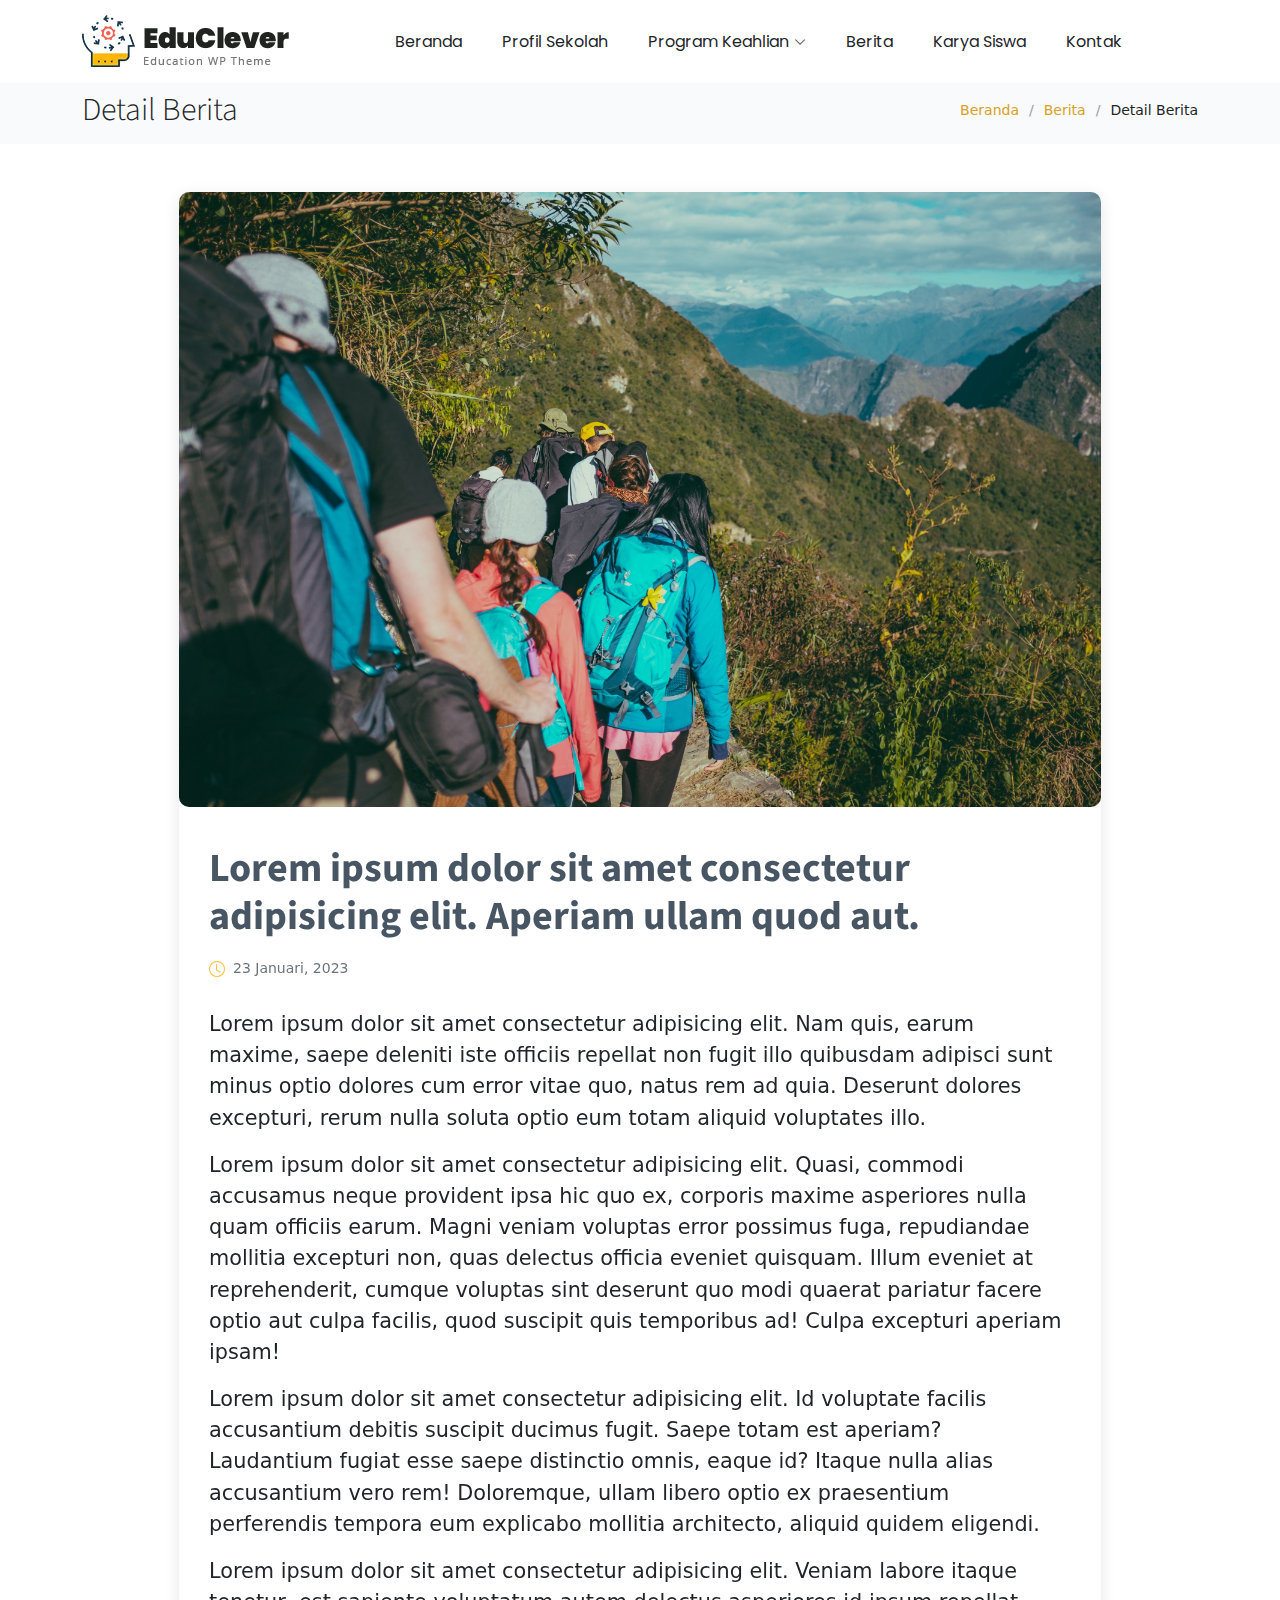
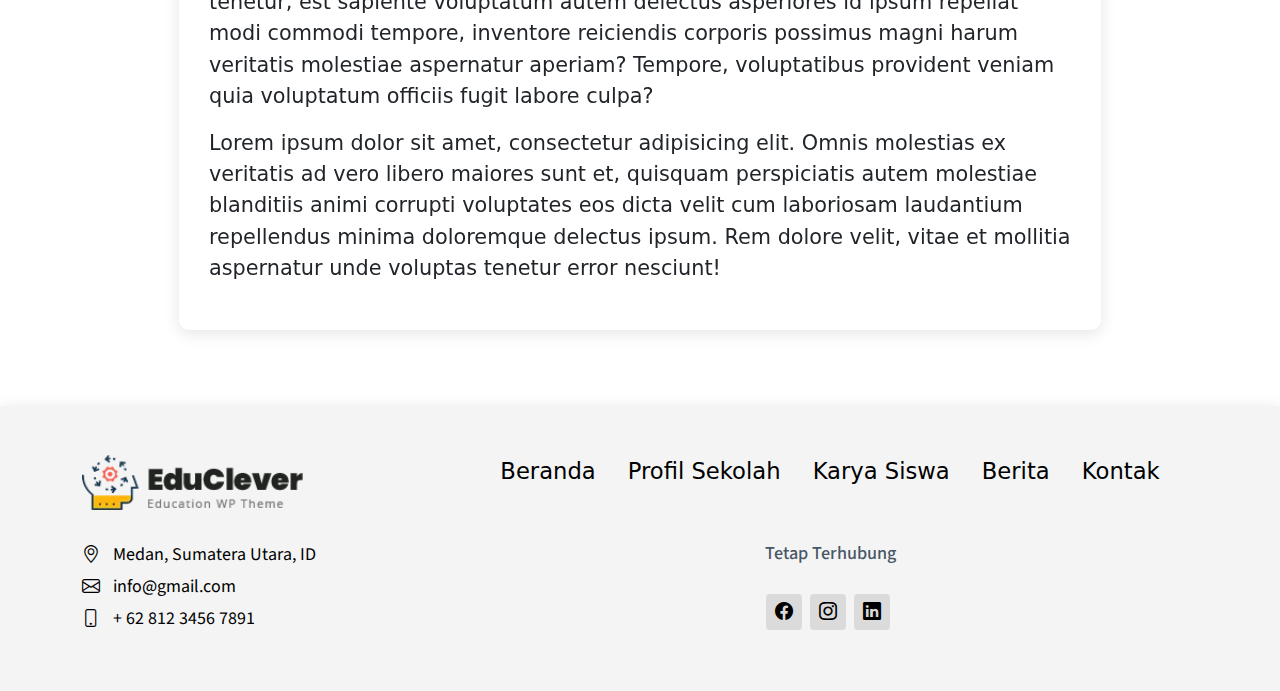
<file: pages/detail-berita.html>
<!DOCTYPE html>
<html lang="en">

<head>
    <meta charset="utf-8">
    <meta content="width=device-width, initial-scale=1.0" name="viewport">

    <title>Detail Berita</title>
    <link href="../assets/img/icons8-popeye-office-m-32.png" rel="icon">

    <link rel="preconnect" href="https://fonts.googleapis.com">
    <link rel="preconnect" href="https://fonts.gstatic.com" crossorigin>
    <link
        href="https://fonts.googleapis.com/css2?family=Open+Sans:ital,wght@0,300;0,400;0,500;0,600;0,700;1,300;1,400;1,500;1,600;1,700&family=Poppins:ital,wght@0,300;0,400;0,500;0,600;0,700;1,300;1,400;1,500;1,600;1,700&family=Source+Sans+Pro:ital,wght@0,300;0,400;0,600;0,700;1,300;1,400;1,600;1,700&display=swap"
        rel="stylesheet">

    <link href="../assets/vendor/bootstrap/css/bootstrap.min.css" rel="stylesheet">
    <link href="../assets/vendor/bootstrap-icons/bootstrap-icons.css" rel="stylesheet">
    <link href="../assets/vendor/aos/aos.css" rel="stylesheet">
    <link href="../assets/vendor/glightbox/css/glightbox.min.css" rel="stylesheet">
    <link href="../assets/vendor/swiper/swiper-bundle.min.css" rel="stylesheet">

    <link href="../assets/css/style.css" rel="stylesheet" as="preloader">
    <link href="../assets/css/variabel.css" rel="stylesheet">
</head>

<body>
    <header id="header" class="header fixed-top">
        <div class="container d-flex align-items-center justify-content-between">
            <a href="../index.html" class="logo d-flex align-items-center scrollto me-auto me-lg-0">
                <img src="../assets/img/logo-1.webp" alt="">
            </a>
            <nav id="navbar" class="navbar navbar-expand-lg">
                <ul>
                    <li><a href="../index.html">Beranda</a></li>
                    <li><a class="nav-link scrollto" href="./profil-sekolah.html">Profil Sekolah</a></li>
                    <li class="dropdown"><a href="#"><span>Program Keahlian</span>
                            <i class="bi bi-chevron-down dropdown-indicator">
                            </i>
                        </a>
                        <ul>
                            <li><a href="../pages/jurusan/rekayasa-perangkat-lunak.html">Rekayasa Perangkat Lunak</a>
                            </li>
                            <li><a href="../pages/jurusan/teknik-kendaraan-ringan.html">Teknik Kendaraan Ringan</a>
                            </li>
                            <li><a href="../pages/jurusan/teknik-bisnis-sepeda-motor.html">Teknik Bisnis & Sepeda
                                    Motor</a></li>
                            <li><a href="../pages/jurusan/teknik-komputer-jaringan.html">Teknik Komputer & Jaringan</a>
                            </li>
                        </ul>
                    </li>
                    <li><a class="nav-link scrollto" href="./berita.html">Berita</a></li>
                    <li><a class="nav-link scrollto" href="./karya-siswa.html">Karya Siswa</a></li>
                    <li><a class="nav-link scrollto" href="../index.html#kontak">Kontak</a></li>
                </ul>
                <i class="bi bi-list mobile-nav-toggle d-none"></i>
        </div>
    </header>

    <main id="main">
        <div class="breadcrumbs">
            <div class="container">

                <div class="d-flex justify-content-between align-items-center">
                    <h2>Detail Berita</h2>
                    <ol>
                        <li><a href="../index.html">Beranda</a></li>
                        <li><a href="./berita.html">Berita</a></li>
                        <li>Detail Berita</li>
                    </ol>
                </div>

            </div>
        </div>

        <section class="detail-berita">
            <div class="container" data-aos="fade-up">

                <div class="row g-5 d-flex justify-content-center">

                    <div class="col-lg-10">

                        <article class="detail-berita-article">

                            <div class="post-img">
                                <img src="../assets/img/berita/berita-1.jpg" style="filter: brightness(87%);"
                                    class="img-fluid">
                            </div>

                            <h2 class="title">Lorem ipsum dolor sit amet consectetur
                                adipisicing
                                elit. Aperiam ullam quod aut.</h2>

                            <div class="meta-top">
                                <ul style="padding-left: 0;">
                                    <li class="d-flex align-items-start"><i class="bi bi-clock"></i> <a
                                            href="berita-details.html">
                                            23 Januari, 2023</a></li>
                                </ul>
                            </div>

                            <div class="content">
                                <p>
                                    Lorem ipsum dolor sit amet consectetur adipisicing elit. Nam quis, earum maxime,
                                    saepe deleniti iste officiis repellat non fugit illo quibusdam adipisci sunt minus
                                    optio dolores cum error vitae quo, natus rem ad quia. Deserunt dolores excepturi,
                                    rerum nulla soluta optio eum totam aliquid voluptates illo.
                                </p>

                                <p>
                                    Lorem ipsum dolor sit amet consectetur adipisicing elit. Quasi, commodi accusamus
                                    neque provident ipsa hic quo ex, corporis maxime asperiores nulla quam officiis
                                    earum. Magni veniam voluptas error possimus fuga, repudiandae mollitia excepturi
                                    non, quas delectus officia eveniet quisquam. Illum eveniet at reprehenderit, cumque
                                    voluptas sint deserunt quo modi quaerat pariatur facere optio aut culpa facilis,
                                    quod suscipit quis temporibus ad! Culpa excepturi aperiam ipsam!
                                </p>
                                <p>
                                    Lorem ipsum dolor sit amet consectetur adipisicing elit. Id voluptate facilis
                                    accusantium debitis suscipit ducimus fugit. Saepe totam est aperiam? Laudantium
                                    fugiat esse saepe distinctio omnis, eaque id? Itaque nulla alias accusantium vero
                                    rem! Doloremque, ullam libero optio ex praesentium perferendis tempora eum explicabo
                                    mollitia architecto, aliquid quidem eligendi.
                                </p>
                                <p>
                                    Lorem ipsum dolor sit amet consectetur adipisicing elit. Veniam labore itaque
                                    tenetur, est sapiente voluptatum autem delectus asperiores id ipsum repellat modi
                                    commodi tempore, inventore reiciendis corporis possimus magni harum veritatis
                                    molestiae aspernatur aperiam? Tempore, voluptatibus provident veniam quia voluptatum
                                    officiis fugit labore culpa?
                                </p>
                                <p>
                                    Lorem ipsum dolor sit amet, consectetur adipisicing elit. Omnis molestias ex
                                    veritatis ad vero libero maiores sunt et, quisquam perspiciatis autem molestiae
                                    blanditiis animi corrupti voluptates eos dicta velit cum laboriosam laudantium
                                    repellendus minima doloremque delectus ipsum. Rem dolore velit, vitae et mollitia
                                    aspernatur unde voluptas tenetur error nesciunt!</p>
                            </div>

                        </article>
                    </div>
                </div>

            </div>
        </section>
    </main>

    <footer id="footer" class="footer">
        <div class="footer-content">
            <div class="container">
                <div class="row">

                    <div class="col-lg-4 col-md-6">
                        <div class="footer-info">
                            <img src="../assets/img/logo-1.webp" alt="">
                            <div class="mt-4">
                                <p class="my-2"><i class='bi bi-geo-alt '></i> Medan, Sumatera Utara, ID</p>
                                <p class="my-2"><i class="bi bi-envelope"></i> info@gmail.com</p>
                                <p class="my-2"><i class="bi bi-phone"></i> + 62 812 3456 7891</p>
                            </div>
                        </div>
                    </div>
                    <div class="col-lg-8 text-center">
                        <ul class="list-unstyled nav-links mb-4">
                            <li><a href="../index.html">Beranda</a></li>
                            <li><a href="#">Profil Sekolah</a></li>
                            <li><a href="karya-siswa.html">Karya Siswa</a></li>
                            <li><a href="berita.html">Berita</a></li>
                            <li><a href="../index.html#kontak">Kontak</a></li>
                        </ul>
                        <div class="sit">
                            <h4>Tetap Terhubung</h4>
                        </div>
                        <div class="social-links mb-3 mb-lg-0 text-center">
                            <a href="#" class="facebook"><i class="bi bi-facebook"></i></a>
                            <a href="#" class="instagram"><i class="bi bi-instagram"></i></a>
                            <a href="#" class="linkedin"><i class="bi bi-linkedin"></i></a>
                        </div>
                    </div>
                </div>
            </div>
        </div>
        </div>
    </footer>

    <script src="../assets/vendor/bootstrap/js/bootstrap.bundle.min.js"></script>
    <script src="../assets/vendor/aos/aos.js"></script>
    <script src="../assets/vendor/glightbox/js/glightbox.min.js"></script>
    <script src="../assets/vendor/isotope-layout/isotope.pkgd.min.js"></script>
    <script src="../assets/vendor/swiper/swiper-bundle.min.js"></script>

    <script src="../assets/js/script.js"></script>
</body>
</file>
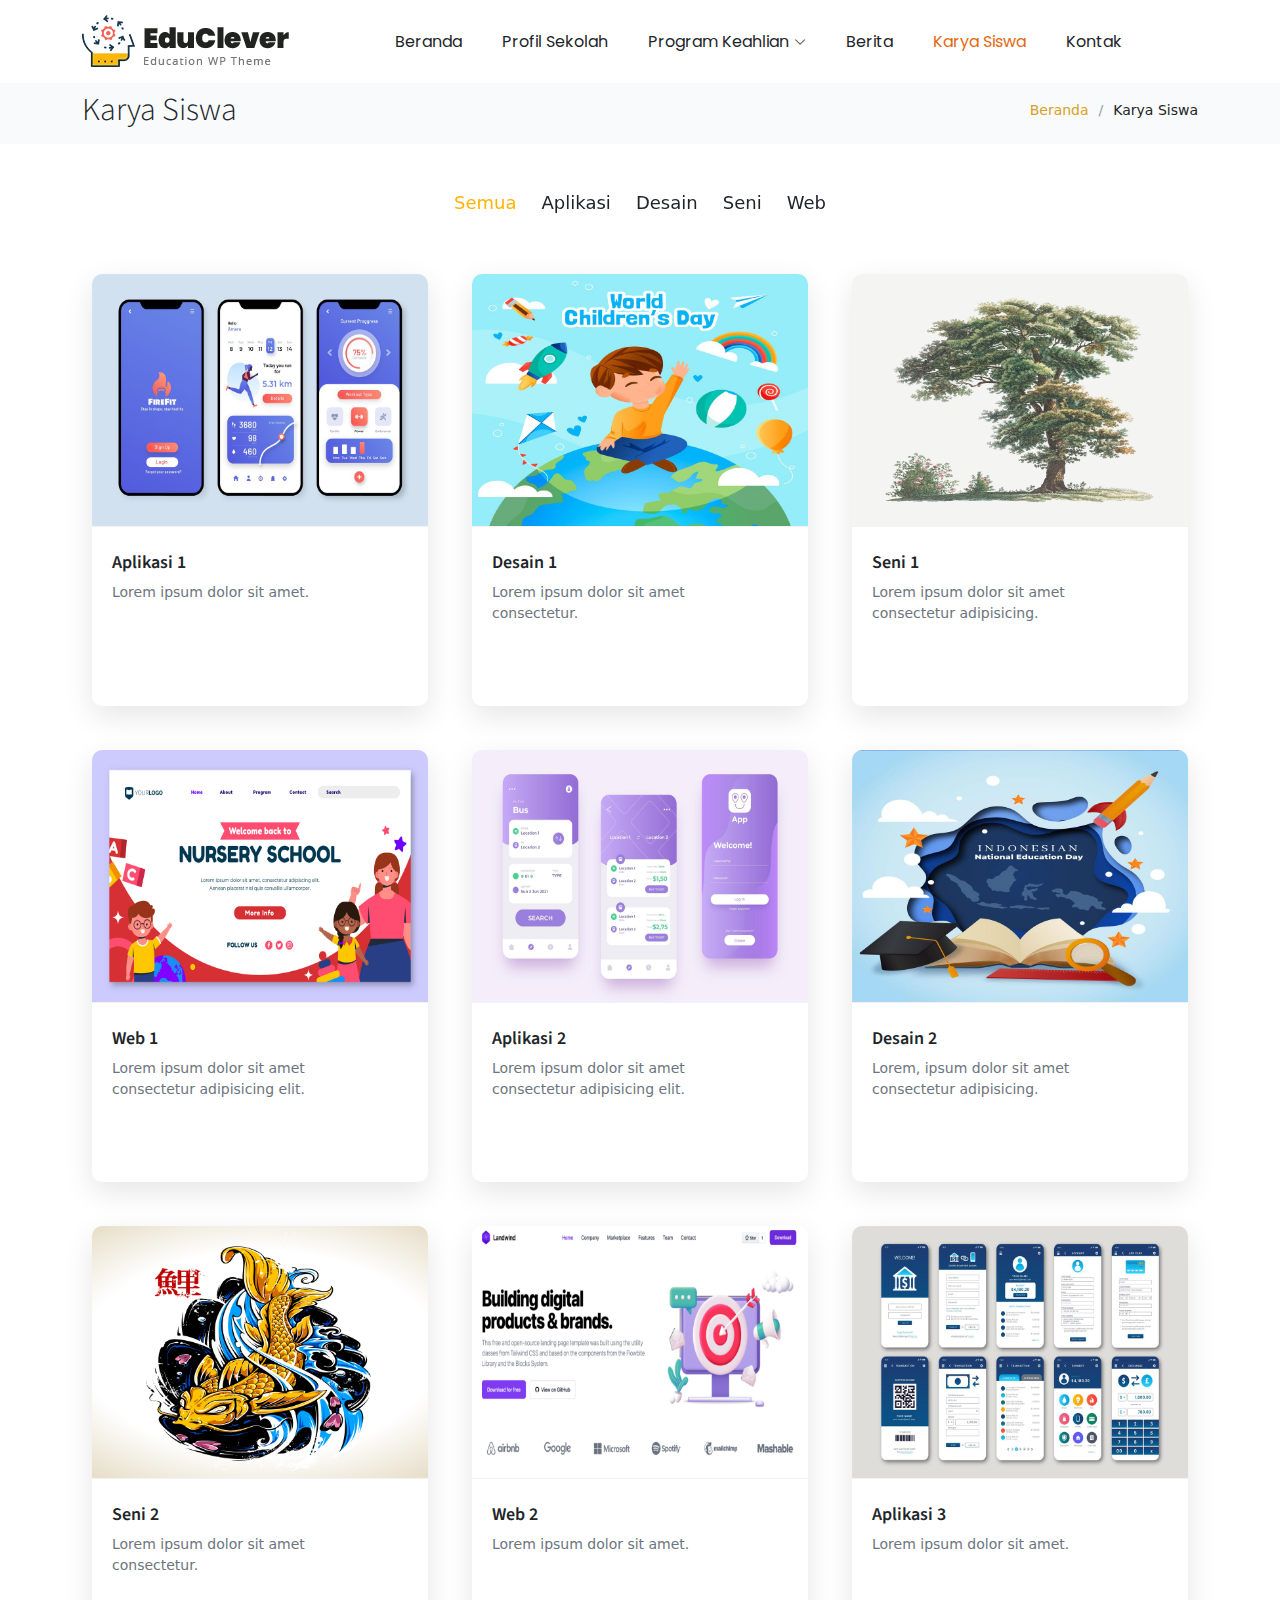
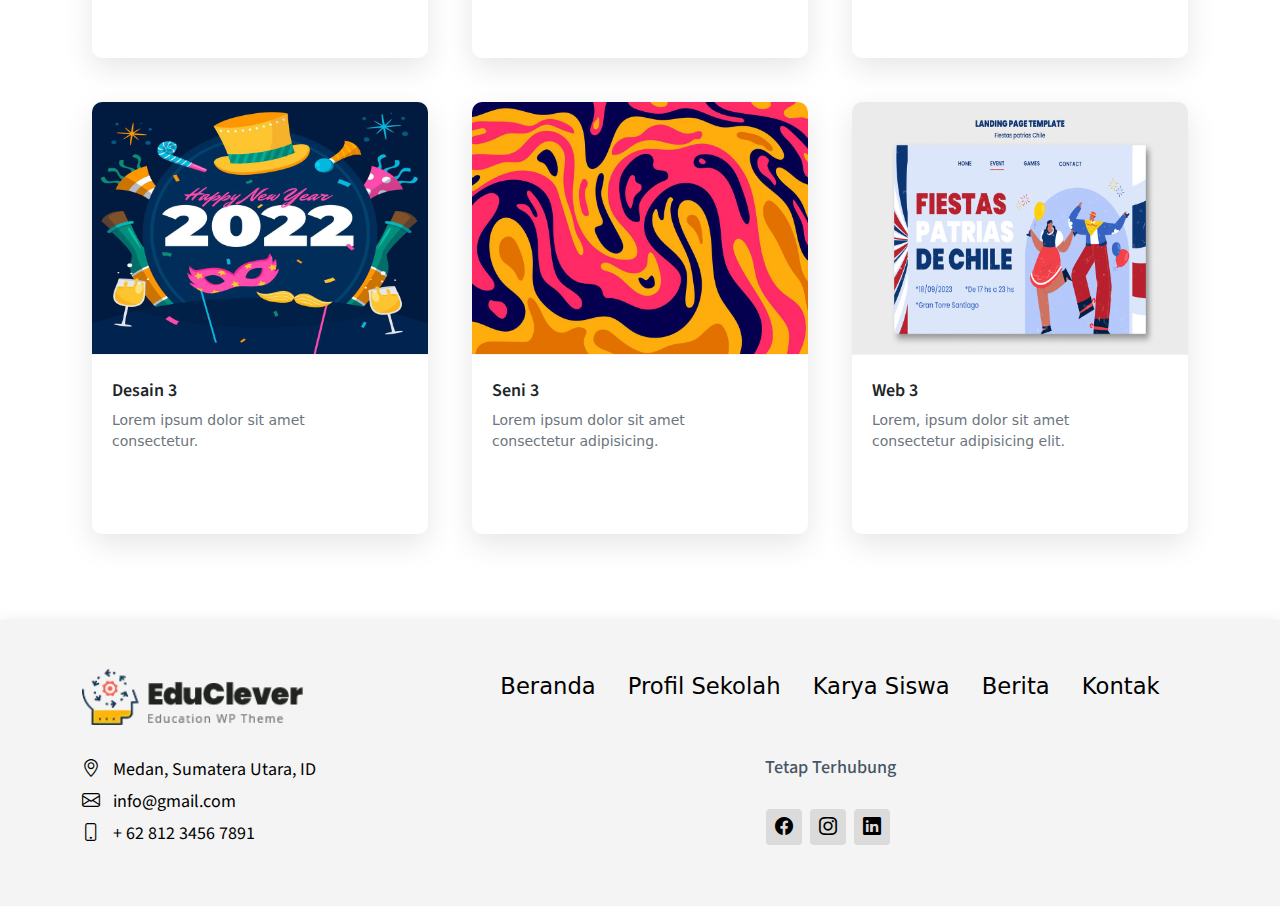
<file: pages/karya-siswa.html>
<!DOCTYPE html>
<html lang="en">

<head>
    <meta charset="utf-8">
    <meta content="width=device-width, initial-scale=1.0" name="viewport">

    <title>Karya Siswa</title>
    <link href="../assets/img/icons8-popeye-office-m-32.png" rel="icon">
    <link rel="preconnect" href="https://fonts.googleapis.com">
    <link rel="preconnect" href="https://fonts.gstatic.com" crossorigin>
    <link
        href="https://fonts.googleapis.com/css2?family=Open+Sans:ital,wght@0,300;0,400;0,500;0,600;0,700;1,300;1,400;1,500;1,600;1,700&family=Poppins:ital,wght@0,300;0,400;0,500;0,600;0,700;1,300;1,400;1,500;1,600;1,700&family=Source+Sans+Pro:ital,wght@0,300;0,400;0,600;0,700;1,300;1,400;1,600;1,700&display=swap"
        rel="stylesheet">
    <link href="../assets/vendor/bootstrap/css/bootstrap.min.css" rel="stylesheet">
    <link href="../assets/vendor/bootstrap-icons/bootstrap-icons.css" rel="stylesheet">
    <link href="../assets/vendor/aos/aos.css" rel="stylesheet">
    <link href="../assets/vendor/glightbox/css/glightbox.min.css" rel="stylesheet">
    <link href="../assets/vendor/swiper/swiper-bundle.min.css" rel="stylesheet">

    <link href="../assets/css/style.css" rel="stylesheet" as="preloader">
    <link href="../assets/css/variabel.css" rel="stylesheet">
</head>

<body>
    <header id="header" class="header fixed-top">
        <div class="container d-flex align-items-center justify-content-between">
            <a href="../index.html" class="logo d-flex align-items-center scrollto me-auto me-lg-0">
                <img src="../assets/img/logo-1.webp" alt="">
            </a>
            <nav id="navbar" class="navbar navbar-expand-lg">
                <ul>
                    <li><a href="../index.html">Beranda</a></li>
                    <li><a class="nav-link scrollto" href="./profil-sekolah.html">Profil Sekolah</a></li>
                    <li class="dropdown"><a href="#"><span>Program Keahlian</span>
                            <i class="bi bi-chevron-down dropdown-indicator">
                            </i>
                        </a>
                        <ul>
                            <li><a href="../pages/jurusan/rekayasa-perangkat-lunak.html">Rekayasa Perangkat Lunak</a>
                            </li>
                            <li><a href="../pages/jurusan/teknik-kendaraan-ringan.html">Teknik Kendaraan Ringan</a>
                            </li>
                            <li><a href="../pages/jurusan/teknik-bisnis-sepeda-motor.html">Teknik Bisnis & Sepeda
                                    Motor</a></li>
                            <li><a href="../pages/jurusan/teknik-komputer-jaringan.html">Teknik Komputer & Jaringan</a>
                            </li>
                        </ul>
                    </li>
                    <li><a class="nav-link scrollto" href="./berita.html">Berita</a></li>
                    <li><a class="nav-link scrollto active" href="#">Karya Siswa</a></li>
                    <li><a class="nav-link scrollto" href="../index.html#kontak">Kontak</a></li>
                </ul>
                <i class="bi bi-list mobile-nav-toggle d-none"></i>
        </div>
    </header>

    <main id="main">
        <div class="breadcrumbs">
            <div class="container">
                <div class="d-flex justify-content-between align-items-center">
                    <h2>Karya Siswa</h2>
                    <ol>
                        <li><a href="../index.html">Beranda</a></li>
                        <li>Karya Siswa</li>
                    </ol>
                </div>
            </div>
        </div>
        <section id="karya-siswa" class="karya-siswa">
            <div class="container" data-aos="fade-up">
                <div class="karya-siswa-isotope" data-karya-siswa-filter="*" data-karya-siswa-layout="masonry"
                    data-karya-siswa-sort="original-order" data-aos="fade-up" data-aos-delay="100">
                    <div>
                        <ul class="filter-karya-siswa">
                            <li data-filter="*" class="filter-active">Semua</li>
                            <li data-filter=".filter-app">Aplikasi</li>
                            <li data-filter=".filter-design">Desain</li>
                            <li data-filter=".filter-art">Seni</li>
                            <li data-filter=".filter-web">Web</li>
                        </ul>
                    </div>
                    <div class="row gy-4 karya-siswa-container">
                        <div class="col-xl-4 col-md-6 karya-siswa-item filter-app">
                            <div class="karya-siswa-card">
                                <a href="../assets/img/karya-siswa/app-1.jpeg" data-gallery="karya-siswa-galery-app"
                                    class="glightbox"><img src="../assets/img/karya-siswa/app-1.jpeg" class="img-fluid"
                                        alt=""></a>
                                <div class="karya-siswa-info">
                                    <h4><a href="#" title="Lebih Detail">Aplikasi 1</a></h4>
                                    <p>Lorem ipsum dolor sit amet.</p>
                                </div>
                            </div>
                        </div>
                        <div class="col-xl-4 col-md-6 karya-siswa-item filter-design">
                            <div class="karya-siswa-card">
                                <a href="../assets/img/karya-siswa/design-1.jpeg" data-gallery="karya-siswa-galery-app"
                                    class="glightbox"><img src="../assets/img/karya-siswa/design-1.jpeg"
                                        class="img-fluid" alt=""></a>
                                <div class="karya-siswa-info">
                                    <h4><a href="#" title="Lebih Detail">Desain 1</a></h4>
                                    <p>Lorem ipsum dolor sit amet consectetur.</p>
                                </div>
                            </div>
                        </div>
                        <div class="col-xl-4 col-md-6 karya-siswa-item filter-art">
                            <div class="karya-siswa-card">
                                <a href="../assets/img/karya-siswa/seni-1.jpeg" data-gallery="karya-siswa-galery-app"
                                    class="glightbox"><img src="../assets/img/karya-siswa/seni-1.jpeg" class="img-fluid"
                                        alt=""></a>
                                <div class="karya-siswa-info">
                                    <h4><a href="#" title="Lebih Detail">Seni 1</a></h4>
                                    <p>Lorem ipsum dolor sit amet consectetur adipisicing.</p>
                                </div>
                            </div>
                        </div>
                        <div class="col-xl-4 col-md-6 karya-siswa-item filter-web">
                            <div class="karya-siswa-card">
                                <a href="../assets/img/karya-siswa/web-1.jpeg" data-gallery="karya-siswa-galery-app"
                                    class="glightbox"><img src="../assets/img/karya-siswa/web-1.jpeg" class="img-fluid"
                                        alt=""></a>
                                <div class="karya-siswa-info">
                                    <h4><a href="#" title="Lebih Detail">Web 1</a></h4>
                                    <p>Lorem ipsum dolor sit amet consectetur adipisicing elit.</p>
                                </div>
                            </div>
                        </div>
                        <div class="col-xl-4 col-md-6 karya-siswa-item filter-app">
                            <div class="karya-siswa-card">
                                <a href="../assets/img/karya-siswa/app-2.jpeg" data-gallery="karya-siswa-galery-app"
                                    class="glightbox"><img src="../assets/img/karya-siswa/app-2.jpeg" class="img-fluid"
                                        alt=""></a>
                                <div class="karya-siswa-info">
                                    <h4><a href="#" title="Lebih Detail">Aplikasi 2</a></h4>
                                    <p>Lorem ipsum dolor sit amet consectetur adipisicing elit.</p>
                                </div>
                            </div>
                        </div>
                        <div class="col-xl-4 col-md-6 karya-siswa-item filter-design">
                            <div class="karya-siswa-card">
                                <a href="../assets/img/karya-siswa/design-2.jpeg" data-gallery="karya-siswa-galery-app"
                                    class="glightbox"><img src="../assets/img/karya-siswa/design-2.jpeg"
                                        class="img-fluid" alt=""></a>
                                <div class="karya-siswa-info">
                                    <h4><a href="#" title="Lebih Detail">Desain 2</a></h4>
                                    <p>Lorem, ipsum dolor sit amet consectetur adipisicing.</p>
                                </div>
                            </div>
                        </div>
                        <div class="col-xl-4 col-md-6 karya-siswa-item filter-art">
                            <div class="karya-siswa-card">
                                <a href="../assets/img/karya-siswa/seni-2.jpg" data-gallery="karya-siswa-galery-app"
                                    class="glightbox"><img src="../assets/img/karya-siswa/seni-2.jpg" class="img-fluid"
                                        alt=""></a>
                                <div class="karya-siswa-info">
                                    <h4><a href="#" title="Lebih Detail">Seni 2</a></h4>
                                    <p>Lorem ipsum dolor sit amet consectetur.</p>
                                </div>
                            </div>
                        </div>
                        <div class="col-xl-4 col-md-6 karya-siswa-item filter-web">
                            <div class="karya-siswa-card">
                                <a href="../assets/img/karya-siswa/web-2.png" data-gallery="karya-siswa-galery-app"
                                    class="glightbox"><img src="../assets/img/karya-siswa/web-2.png" class="img-fluid"
                                        alt=""></a>
                                <div class="karya-siswa-info">
                                    <h4><a href="#" title="Lebih Detail">Web 2</a></h4>
                                    <p>Lorem ipsum dolor sit amet.</p>
                                </div>
                            </div>
                        </div>
                        <div class="col-xl-4 col-md-6 karya-siswa-item filter-app">
                            <div class="karya-siswa-card">
                                <a href="../assets/img/karya-siswa/app-3.jpeg" data-gallery="karya-siswa-galery-app"
                                    class="glightbox"><img src="../assets/img/karya-siswa/app-3.jpeg" class="img-fluid"
                                        alt=""></a>
                                <div class="karya-siswa-info">
                                    <h4><a href="#" title="Lebih Detail">Aplikasi 3</a></h4>
                                    <p>Lorem ipsum dolor sit amet.</p>
                                </div>
                            </div>
                        </div>
                        <div class="col-xl-4 col-md-6 karya-siswa-item filter-design">
                            <div class="karya-siswa-card">
                                <a href="../assets/img/karya-siswa/design-3.jpeg" data-gallery="karya-siswa-galery-app"
                                    class="glightbox"><img src="../assets/img/karya-siswa/design-3.jpeg"
                                        class="img-fluid" alt=""></a>
                                <div class="karya-siswa-info">
                                    <h4><a href="#" title="Lebih Detail">Desain 3</a></h4>
                                    <p>Lorem ipsum dolor sit amet consectetur.</p>
                                </div>
                            </div>
                        </div>
                        <div class="col-xl-4 col-md-6 karya-siswa-item filter-art">
                            <div class="karya-siswa-card">
                                <a href="../assets/img/karya-siswa/seni-3.jpeg" data-gallery="karya-siswa-galery-app"
                                    class="glightbox"><img src="../assets/img/karya-siswa/seni-3.jpeg" class="img-fluid"
                                        alt=""></a>
                                <div class="karya-siswa-info">
                                    <h4><a href="#" title="Lebih Detail">Seni 3</a></h4>
                                    <p>Lorem ipsum dolor sit amet consectetur adipisicing.</p>
                                </div>
                            </div>
                        </div>
                        <div class="col-xl-4 col-md-6 karya-siswa-item filter-web">
                            <div class="karya-siswa-card">
                                <a href="../assets/img/karya-siswa/web-3.jpg" data-gallery="karya-siswa-galery-app"
                                    class="glightbox"><img src="../assets/img/karya-siswa/web-3.jpg" class="img-fluid"
                                        alt=""></a>
                                <div class="karya-siswa-info">
                                    <h4><a href="#" title="Lebih Detail">Web 3</a></h4>
                                    <p>Lorem, ipsum dolor sit amet consectetur adipisicing elit.</p>
                                </div>
                            </div>
                        </div>
                    </div>
                </div>
            </div>
        </section>
    </main>

    <footer id="footer" class="footer">
        <div class="footer-content">
            <div class="container">
                <div class="row">

                    <div class="col-lg-4 col-md-6">
                        <div class="footer-info">
                            <img src="../assets/img/logo-1.webp" alt="">
                            <div class="mt-4">
                                <p class="my-2"><i class='bi bi-geo-alt '></i> Medan, Sumatera Utara, ID</p>
                                <p class="my-2"><i class="bi bi-envelope"></i> info@gmail.com</p>
                                <p class="my-2"><i class="bi bi-phone"></i> + 62 812 3456 7891</p>
                            </div>
                        </div>
                    </div>
                    <div class="col-lg-8 text-center">
                        <ul class="list-unstyled nav-links mb-4">
                            <li><a href="../index.html">Beranda</a></li>
                            <li><a href="./profil-sekolah.html">Profil Sekolah</a></li>
                            <li><a href="#">Karya Siswa</a></li>
                            <li><a href="./berita.html">Berita</a></li>
                            <li><a href="../index.html#kontak">Kontak</a></li>
                        </ul>
                        <div class="sit">
                            <h4>Tetap Terhubung</h4>
                        </div>
                        <div class="social-links mb-3 mb-lg-0 text-center">
                            <a href="#" class="facebook"><i class="bi bi-facebook"></i></a>
                            <a href="#" class="instagram"><i class="bi bi-instagram"></i></a>
                            <a href="#" class="linkedin"><i class="bi bi-linkedin"></i></a>
                        </div>
                    </div>
                </div>
            </div>
        </div>
        </div>
    </footer>

    <script src="../assets/vendor/bootstrap/js/bootstrap.bundle.min.js"></script>
    <script src="../assets/vendor/aos/aos.js"></script>
    <script src="../assets/vendor/glightbox/js/glightbox.min.js"></script>
    <script src="../assets/vendor/isotope-layout/isotope.pkgd.min.js"></script>
    <script src="../assets/vendor/swiper/swiper-bundle.min.js"></script>

    <script src="../assets/js/script.js"></script>
</body>
</file>
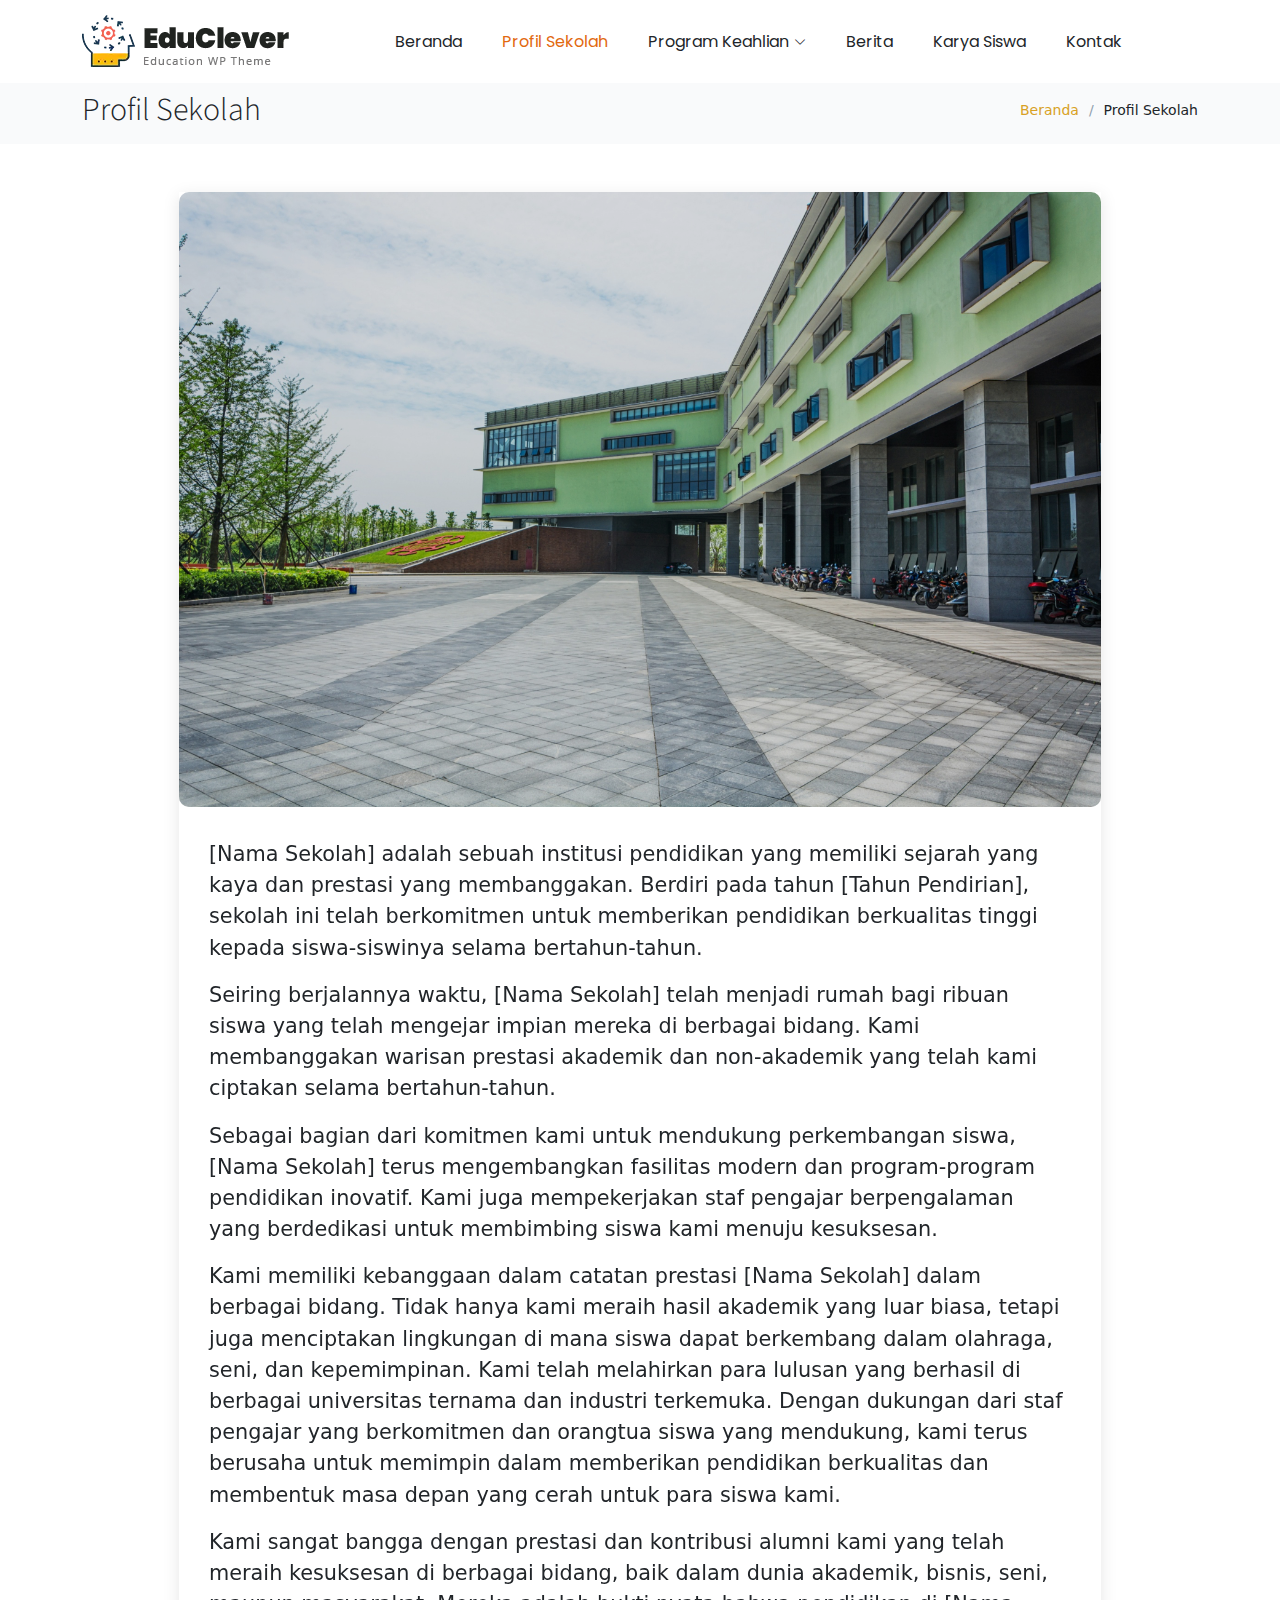
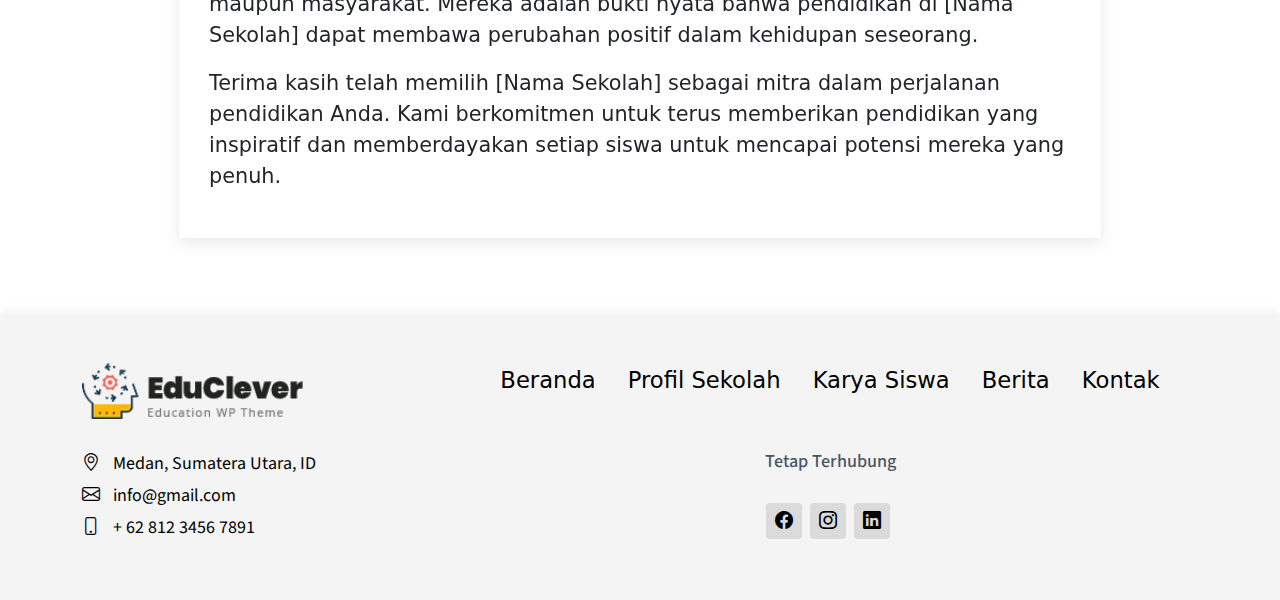
<file: pages/profil-sekolah.html>
<!DOCTYPE html>
<html lang="en">

<head>
    <meta charset="utf-8">
    <meta content="width=device-width, initial-scale=1.0" name="viewport">

    <title>Profil Sekolah</title>
    <link href="../assets/img/icons8-popeye-office-m-32.png" rel="icon">

    <link rel="preconnect" href="https://fonts.googleapis.com">
    <link rel="preconnect" href="https://fonts.gstatic.com" crossorigin>
    <link
        href="https://fonts.googleapis.com/css2?family=Open+Sans:ital,wght@0,300;0,400;0,500;0,600;0,700;1,300;1,400;1,500;1,600;1,700&family=Poppins:ital,wght@0,300;0,400;0,500;0,600;0,700;1,300;1,400;1,500;1,600;1,700&family=Source+Sans+Pro:ital,wght@0,300;0,400;0,600;0,700;1,300;1,400;1,600;1,700&display=swap"
        rel="stylesheet">

    <link href="../assets/vendor/bootstrap/css/bootstrap.min.css" rel="stylesheet">
    <link href="../assets/vendor/bootstrap-icons/bootstrap-icons.css" rel="stylesheet">
    <link href="../assets/vendor/aos/aos.css" rel="stylesheet">
    <link href="../assets/vendor/glightbox/css/glightbox.min.css" rel="stylesheet">
    <link href="../assets/vendor/swiper/swiper-bundle.min.css" rel="stylesheet">

    <link href="../assets/css/style.css" rel="stylesheet" as="preloader">
    <link href="../assets/css/variabel.css" rel="stylesheet">
</head>

<body>
    <header id="header" class="header fixed-top">
        <div class="container d-flex align-items-center justify-content-between">
            <a href="../index.html" class="logo d-flex align-items-center scrollto me-auto me-lg-0">
                <img src="../assets/img/logo-1.webp" alt="">
            </a>
            <nav id="navbar" class="navbar navbar-expand-lg">
                <ul>
                    <li><a href="../index.html">Beranda</a></li>
                    <li><a class="nav-link scrollto active" href="#">Profil Sekolah</a></li>
                    <li class="dropdown"><a href="#"><span>Program Keahlian</span>
                            <i class="bi bi-chevron-down dropdown-indicator">
                            </i>
                        </a>
                        <ul>
                            <li><a href="../pages/jurusan/rekayasa-perangkat-lunak.html">Rekayasa Perangkat Lunak</a>
                            </li>
                            <li><a href="../pages/jurusan/teknik-kendaraan-ringan.html">Teknik Kendaraan Ringan</a>
                            </li>
                            <li><a href="../pages/jurusan/teknik-bisnis-sepeda-motor.html">Teknik Bisnis & Sepeda
                                    Motor</a></li>
                            <li><a href="../pages/jurusan/teknik-komputer-jaringan.html">Teknik Komputer & Jaringan</a>
                            </li>
                        </ul>
                    </li>
                    <li><a class="nav-link scrollto" href="./berita.html">Berita</a></li>
                    <li><a class="nav-link scrollto" href="./karya-siswa.html">Karya Siswa</a></li>
                    <li><a class="nav-link scrollto" href="../index.html#kontak">Kontak</a></li>
                </ul>
                <i class="bi bi-list mobile-nav-toggle d-none"></i>
        </div>
    </header>

    <main id="main">
        <div class="breadcrumbs">
            <div class="container">

                <div class="d-flex justify-content-between align-items-center">
                    <h2>Profil Sekolah</h2>
                    <ol>
                        <li><a href="../index.html">Beranda</a></li>
                        <li>Profil Sekolah</li>
                    </ol>
                </div>

            </div>
        </div>

        <section class="profil-sekolah">
            <div class="container" data-aos="fade-up">

                <div class="row g-5 d-flex justify-content-center">

                    <div class="col-lg-10">

                        <article class="profil-sekolah-detail">

                            <div class="post-img">
                                <img src="../assets/img/carousel-3.jpg" style="filter: brightness(87%);"
                                    class="img-fluid">
                            </div>

                            <div class="content">
                                <p>
                                    [Nama Sekolah] adalah sebuah institusi pendidikan yang memiliki sejarah yang kaya
                                    dan prestasi yang membanggakan. Berdiri pada tahun [Tahun Pendirian], sekolah ini
                                    telah berkomitmen untuk memberikan pendidikan berkualitas tinggi kepada
                                    siswa-siswinya selama bertahun-tahun.
                                </p>

                                <p>
                                    Seiring berjalannya waktu, [Nama Sekolah] telah menjadi rumah bagi ribuan siswa yang
                                    telah mengejar impian mereka di berbagai bidang. Kami membanggakan warisan prestasi
                                    akademik dan non-akademik yang telah kami ciptakan selama bertahun-tahun.
                                </p>
                                <p>
                                    Sebagai bagian dari komitmen kami untuk mendukung perkembangan siswa, [Nama Sekolah]
                                    terus mengembangkan fasilitas modern dan program-program pendidikan inovatif. Kami
                                    juga mempekerjakan staf pengajar berpengalaman yang berdedikasi untuk membimbing
                                    siswa kami menuju kesuksesan.
                                </p>
                                <p>
                                    Kami memiliki kebanggaan dalam catatan prestasi [Nama Sekolah] dalam berbagai
                                    bidang.
                                    Tidak hanya kami meraih hasil akademik yang luar biasa, tetapi juga menciptakan
                                    lingkungan di mana siswa dapat berkembang dalam olahraga, seni, dan kepemimpinan.
                                    Kami
                                    telah melahirkan para lulusan yang berhasil di berbagai universitas ternama dan
                                    industri
                                    terkemuka. Dengan dukungan dari staf pengajar yang berkomitmen dan orangtua siswa
                                    yang
                                    mendukung, kami terus berusaha untuk memimpin dalam memberikan pendidikan
                                    berkualitas dan
                                    membentuk masa depan yang cerah untuk para siswa kami.
                                </p>
                                <p>
                                    Kami sangat bangga dengan prestasi dan kontribusi alumni kami yang telah meraih
                                    kesuksesan di berbagai bidang, baik dalam dunia akademik, bisnis, seni, maupun
                                    masyarakat. Mereka adalah bukti nyata bahwa pendidikan di [Nama Sekolah] dapat
                                    membawa perubahan positif dalam kehidupan seseorang.</p>
                                <p>
                                    Terima kasih telah memilih [Nama Sekolah] sebagai mitra dalam perjalanan pendidikan
                                    Anda. Kami berkomitmen untuk terus memberikan pendidikan yang inspiratif dan
                                    memberdayakan setiap siswa untuk mencapai potensi mereka yang penuh.
                                </p>

                            </div>

                        </article>
                    </div>
                </div>

            </div>
        </section>
    </main>

    <footer id="footer" class="footer">
        <div class="footer-content">
            <div class="container">
                <div class="row">

                    <div class="col-lg-4 col-md-6">
                        <div class="footer-info">
                            <img src="../assets/img/logo-1.webp" alt="">
                            <div class="mt-4">
                                <p class="my-2"><i class='bi bi-geo-alt '></i> Medan, Sumatera Utara, ID</p>
                                <p class="my-2"><i class="bi bi-envelope"></i> info@gmail.com</p>
                                <p class="my-2"><i class="bi bi-phone"></i> + 62 812 3456 7891</p>
                            </div>
                        </div>
                    </div>
                    <div class="col-lg-8 text-center">
                        <ul class="list-unstyled nav-links mb-4">
                            <li><a href="../index.html">Beranda</a></li>
                            <li><a href="#">Profil Sekolah</a></li>
                            <li><a href="karya-siswa.html">Karya Siswa</a></li>
                            <li><a href="berita.html">Berita</a></li>
                            <li><a href="../index.html#kontak">Kontak</a></li>
                        </ul>
                        <div class="sit">
                            <h4>Tetap Terhubung</h4>
                        </div>
                        <div class="social-links mb-3 mb-lg-0 text-center">
                            <a href="#" class="facebook"><i class="bi bi-facebook"></i></a>
                            <a href="#" class="instagram"><i class="bi bi-instagram"></i></a>
                            <a href="#" class="linkedin"><i class="bi bi-linkedin"></i></a>
                        </div>
                    </div>
                </div>
            </div>
        </div>
        </div>
    </footer>

    <script src="../assets/vendor/bootstrap/js/bootstrap.bundle.min.js"></script>
    <script src="../assets/vendor/aos/aos.js"></script>
    <script src="../assets/vendor/glightbox/js/glightbox.min.js"></script>
    <script src="../assets/vendor/isotope-layout/isotope.pkgd.min.js"></script>
    <script src="../assets/vendor/swiper/swiper-bundle.min.js"></script>

    <script src="../assets/js/script.js"></script>
</body>
</file>
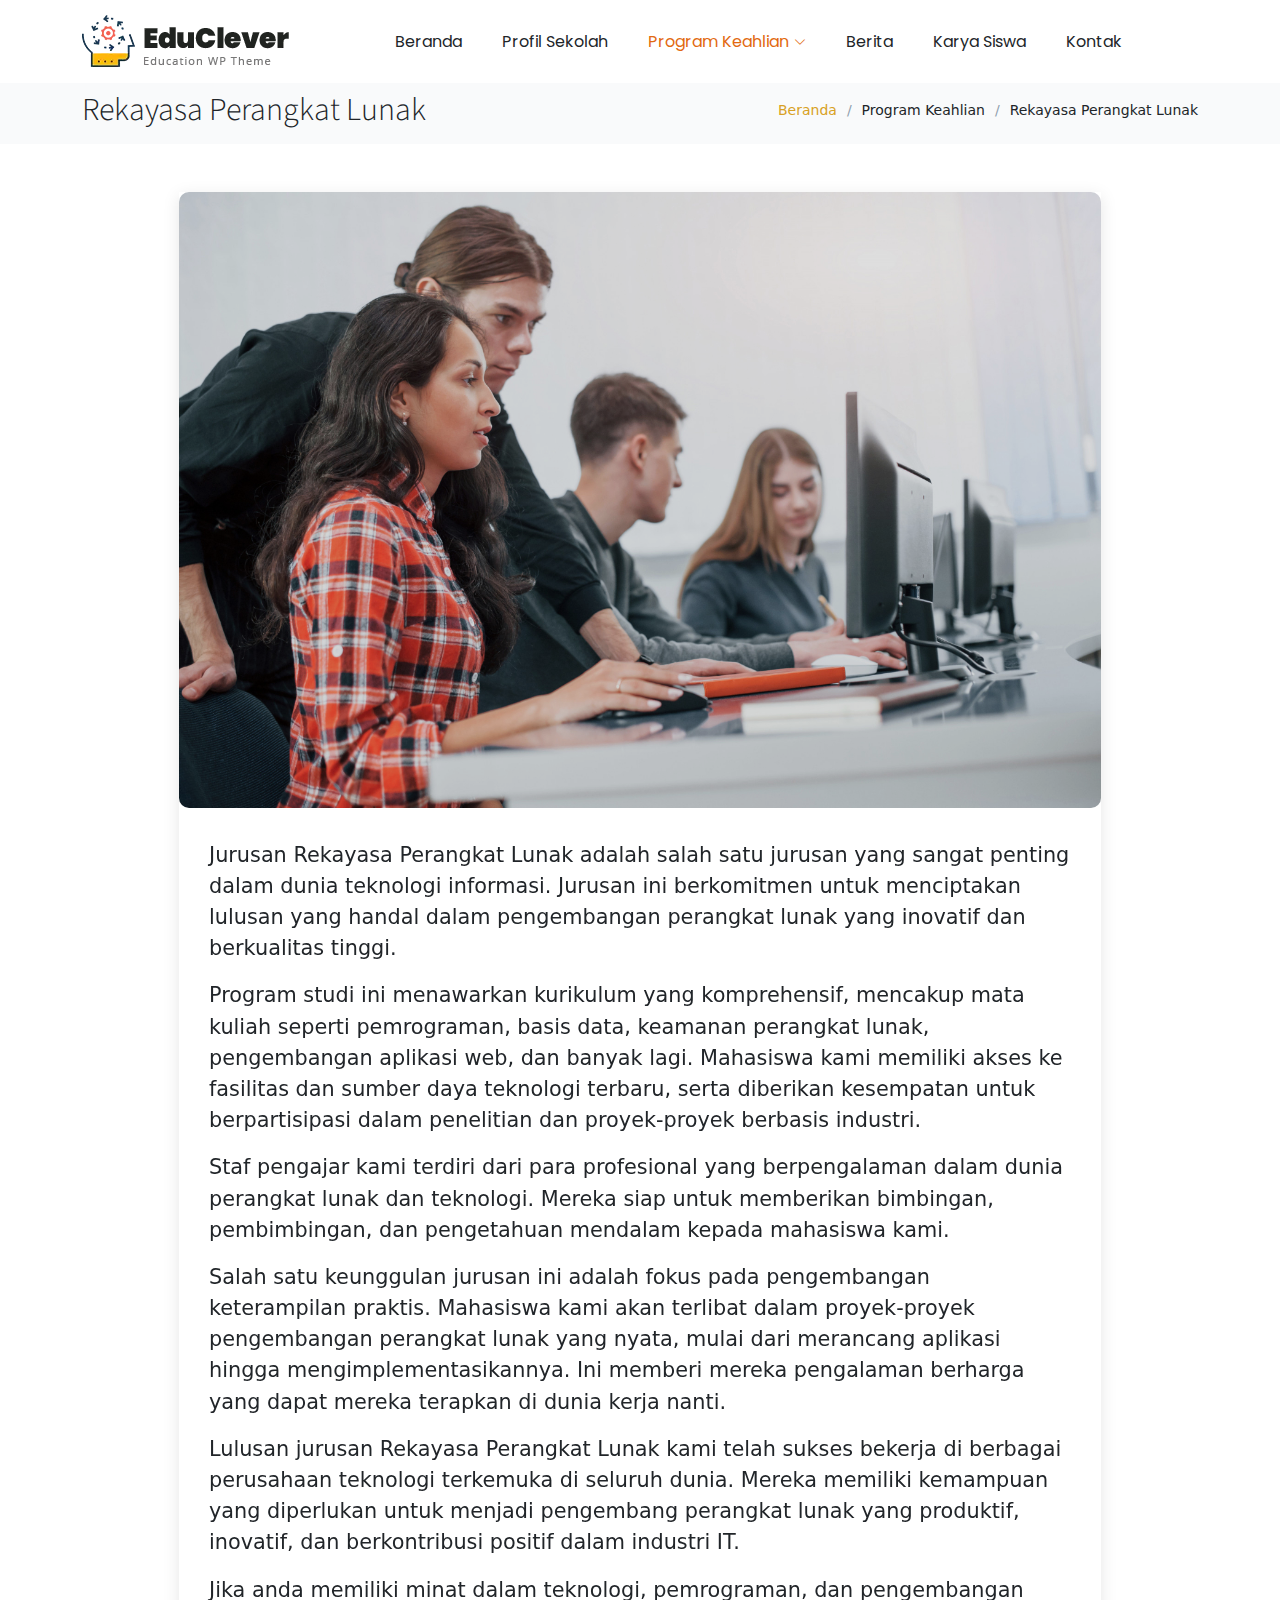
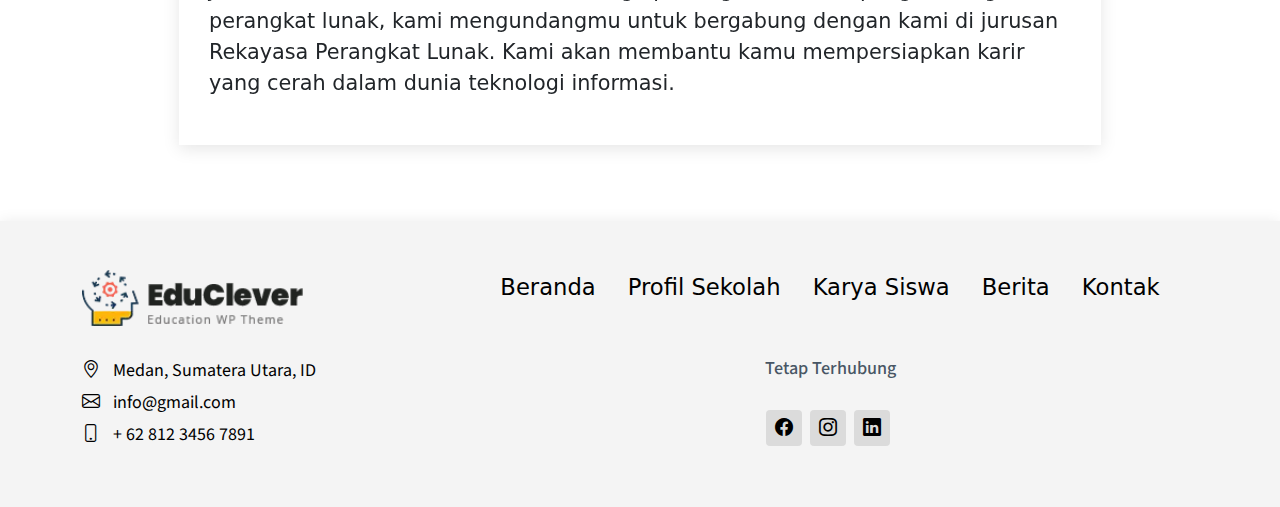
<file: pages/jurusan/rekayasa-perangkat-lunak.html>
<!DOCTYPE html>
<html lang="en">

<head>
    <meta charset="utf-8">
    <meta content="width=device-width, initial-scale=1.0" name="viewport">

    <title>Rekayasa Perangkat Lunak</title>
    <link href="../../assets/img/icons8-popeye-office-m-32.png" rel="icon">

    <link rel="preconnect" href="https://fonts.googleapis.com">
    <link rel="preconnect" href="https://fonts.gstatic.com" crossorigin>
    <link
        href="https://fonts.googleapis.com/css2?family=Open+Sans:ital,wght@0,300;0,400;0,500;0,600;0,700;1,300;1,400;1,500;1,600;1,700&family=Poppins:ital,wght@0,300;0,400;0,500;0,600;0,700;1,300;1,400;1,500;1,600;1,700&family=Source+Sans+Pro:ital,wght@0,300;0,400;0,600;0,700;1,300;1,400;1,600;1,700&display=swap"
        rel="stylesheet">

    <link href="../../assets/vendor/bootstrap/css/bootstrap.min.css" rel="stylesheet">
    <link href="../../assets/vendor/bootstrap-icons/bootstrap-icons.css" rel="stylesheet">
    <link href="../../assets/vendor/aos/aos.css" rel="stylesheet">
    <link href="../../assets/vendor/glightbox/css/glightbox.min.css" rel="stylesheet">
    <link href="../../assets/vendor/swiper/swiper-bundle.min.css" rel="stylesheet">

    <link href="../../assets/css/style.css" rel="stylesheet" as="preloader">
    <link href="../../assets/css/variabel.css" rel="stylesheet">
</head>

<body>
    <header id="header" class="header fixed-top">
        <div class="container d-flex align-items-center justify-content-between">
            <a href="../../index.html" class="logo d-flex align-items-center scrollto me-auto me-lg-0">
                <img src="../../assets/img/logo-1.webp" alt="">
            </a>
            <nav id="navbar" class="navbar navbar-expand-lg">
                <ul>
                    <li><a href="../../index.html">Beranda</a></li>
                    <li><a class="nav-link scrollto" href="../profil-sekolah.html">Profil Sekolah</a></li>
                    <li class="dropdown"><a href="#" class="active"><span>Program Keahlian</span>
                            <i class="bi bi-chevron-down dropdown-indicator">
                            </i>
                        </a>
                        <ul>
                            <li><a href="#" class="active">Rekayasa Perangkat Lunak</a>
                            </li>
                            <li><a href="./teknik-kendaraan-ringan.html">Teknik Kendaraan Ringan</a></li>
                            <li><a href="./teknik-bisnis-sepeda-motor.html">Teknik Bisnis & Sepeda
                                    Motor</a></li>
                            <li><a href="./teknik-komputer-jaringan.html">Teknik Komputer & Jaringan</a>
                            </li>
                        </ul>
                    </li>
                    <li><a class="nav-link scrollto" href="../berita.html">Berita</a></li>
                    <li><a class="nav-link scrollto" href="../karya-siswa.html">Karya Siswa</a></li>
                    <li><a class="nav-link scrollto" href="../../index.html#kontak">Kontak</a></li>
                </ul>
                <i class="bi bi-list mobile-nav-toggle d-none"></i>
        </div>
    </header>

    <main id="main">
        <div class="breadcrumbs">
            <div class="container">

                <div class="d-flex justify-content-between align-items-center">
                    <h2>Rekayasa Perangkat Lunak</h2>
                    <ol>
                        <li><a href="../../index.html">Beranda</a></li>
                        <li>Program Keahlian</li>
                        <li>Rekayasa Perangkat Lunak</li>
                    </ol>
                </div>

            </div>
        </div>

        <section class="profil-sekolah">
            <div class="container" data-aos="fade-up">

                <div class="row g-5 d-flex justify-content-center">

                    <div class="col-lg-10">

                        <article class="profil-sekolah-detail">

                            <div class="post-img">
                                <img src="../../assets/img/jurusan/rpl.jpg" style="filter: brightness(87%);"
                                    class="img-fluid">
                            </div>

                            <div class="content">
                                <p>Jurusan Rekayasa Perangkat Lunak adalah salah satu jurusan yang sangat penting dalam
                                    dunia teknologi informasi. Jurusan ini berkomitmen untuk menciptakan lulusan yang
                                    handal dalam pengembangan perangkat lunak yang inovatif dan berkualitas tinggi.</p>

                                <p>Program studi ini menawarkan kurikulum yang komprehensif, mencakup mata kuliah
                                    seperti
                                    pemrograman, basis data, keamanan perangkat lunak, pengembangan aplikasi web, dan
                                    banyak lagi. Mahasiswa kami memiliki akses ke fasilitas dan sumber daya teknologi
                                    terbaru, serta diberikan kesempatan untuk berpartisipasi dalam penelitian dan
                                    proyek-proyek berbasis industri.</p>

                                <p>Staf pengajar kami terdiri dari para profesional yang berpengalaman dalam dunia
                                    perangkat lunak dan teknologi. Mereka siap untuk memberikan bimbingan, pembimbingan,
                                    dan pengetahuan mendalam kepada mahasiswa kami.</p>

                                <p>Salah satu keunggulan jurusan ini adalah fokus pada pengembangan keterampilan
                                    praktis.
                                    Mahasiswa kami akan terlibat dalam proyek-proyek pengembangan perangkat lunak yang
                                    nyata, mulai dari merancang aplikasi hingga mengimplementasikannya. Ini memberi
                                    mereka pengalaman berharga yang dapat mereka terapkan di dunia kerja nanti.</p>

                                <p>Lulusan jurusan Rekayasa Perangkat Lunak kami telah sukses bekerja di berbagai
                                    perusahaan teknologi terkemuka di seluruh dunia. Mereka memiliki kemampuan yang
                                    diperlukan untuk menjadi pengembang perangkat lunak yang produktif, inovatif, dan
                                    berkontribusi positif dalam industri IT.</p>

                                <p>Jika anda memiliki minat dalam teknologi, pemrograman, dan pengembangan perangkat
                                    lunak, kami mengundangmu untuk bergabung dengan kami di jurusan Rekayasa Perangkat
                                    Lunak. Kami akan membantu kamu mempersiapkan karir yang cerah dalam dunia teknologi
                                    informasi.</p>

                            </div>

                        </article>
                    </div>
                </div>

            </div>
        </section>
    </main>

    <footer id="footer" class="footer">
        <div class="footer-content">
            <div class="container">
                <div class="row">

                    <div class="col-lg-4 col-md-6">
                        <div class="footer-info">
                            <img src="../../assets/img/logo-1.webp" alt="">
                            <div class="mt-4">
                                <p class="my-2"><i class='bi bi-geo-alt '></i> Medan, Sumatera Utara, ID</p>
                                <p class="my-2"><i class="bi bi-envelope"></i> info@gmail.com</p>
                                <p class="my-2"><i class="bi bi-phone"></i> + 62 812 3456 7891</p>
                            </div>
                        </div>
                    </div>
                    <div class="col-lg-8 text-center">
                        <ul class="list-unstyled nav-links mb-4">
                            <li><a href="../../index.html">Beranda</a></li>
                            <li><a href="#">Profil Sekolah</a></li>
                            <li><a href="karya-siswa.html">Karya Siswa</a></li>
                            <li><a href="berita.html">Berita</a></li>
                            <li><a href="../../index.html#kontak">Kontak</a></li>
                        </ul>
                        <div class="sit">
                            <h4>Tetap Terhubung</h4>
                        </div>
                        <div class="social-links mb-3 mb-lg-0 text-center">
                            <a href="#" class="facebook"><i class="bi bi-facebook"></i></a>
                            <a href="#" class="instagram"><i class="bi bi-instagram"></i></a>
                            <a href="#" class="linkedin"><i class="bi bi-linkedin"></i></a>
                        </div>
                    </div>
                </div>
            </div>
        </div>
        </div>
    </footer>

    <script src="../../assets/vendor/bootstrap/js/bootstrap.bundle.min.js"></script>
    <script src="../../assets/vendor/aos/aos.js"></script>
    <script src="../../assets/vendor/glightbox/js/glightbox.min.js"></script>
    <script src="../../assets/vendor/isotope-layout/isotope.pkgd.min.js"></script>
    <script src="../../assets/vendor/swiper/swiper-bundle.min.js"></script>

    <script src="../../assets/js/script.js"></script>
</body>
</file>
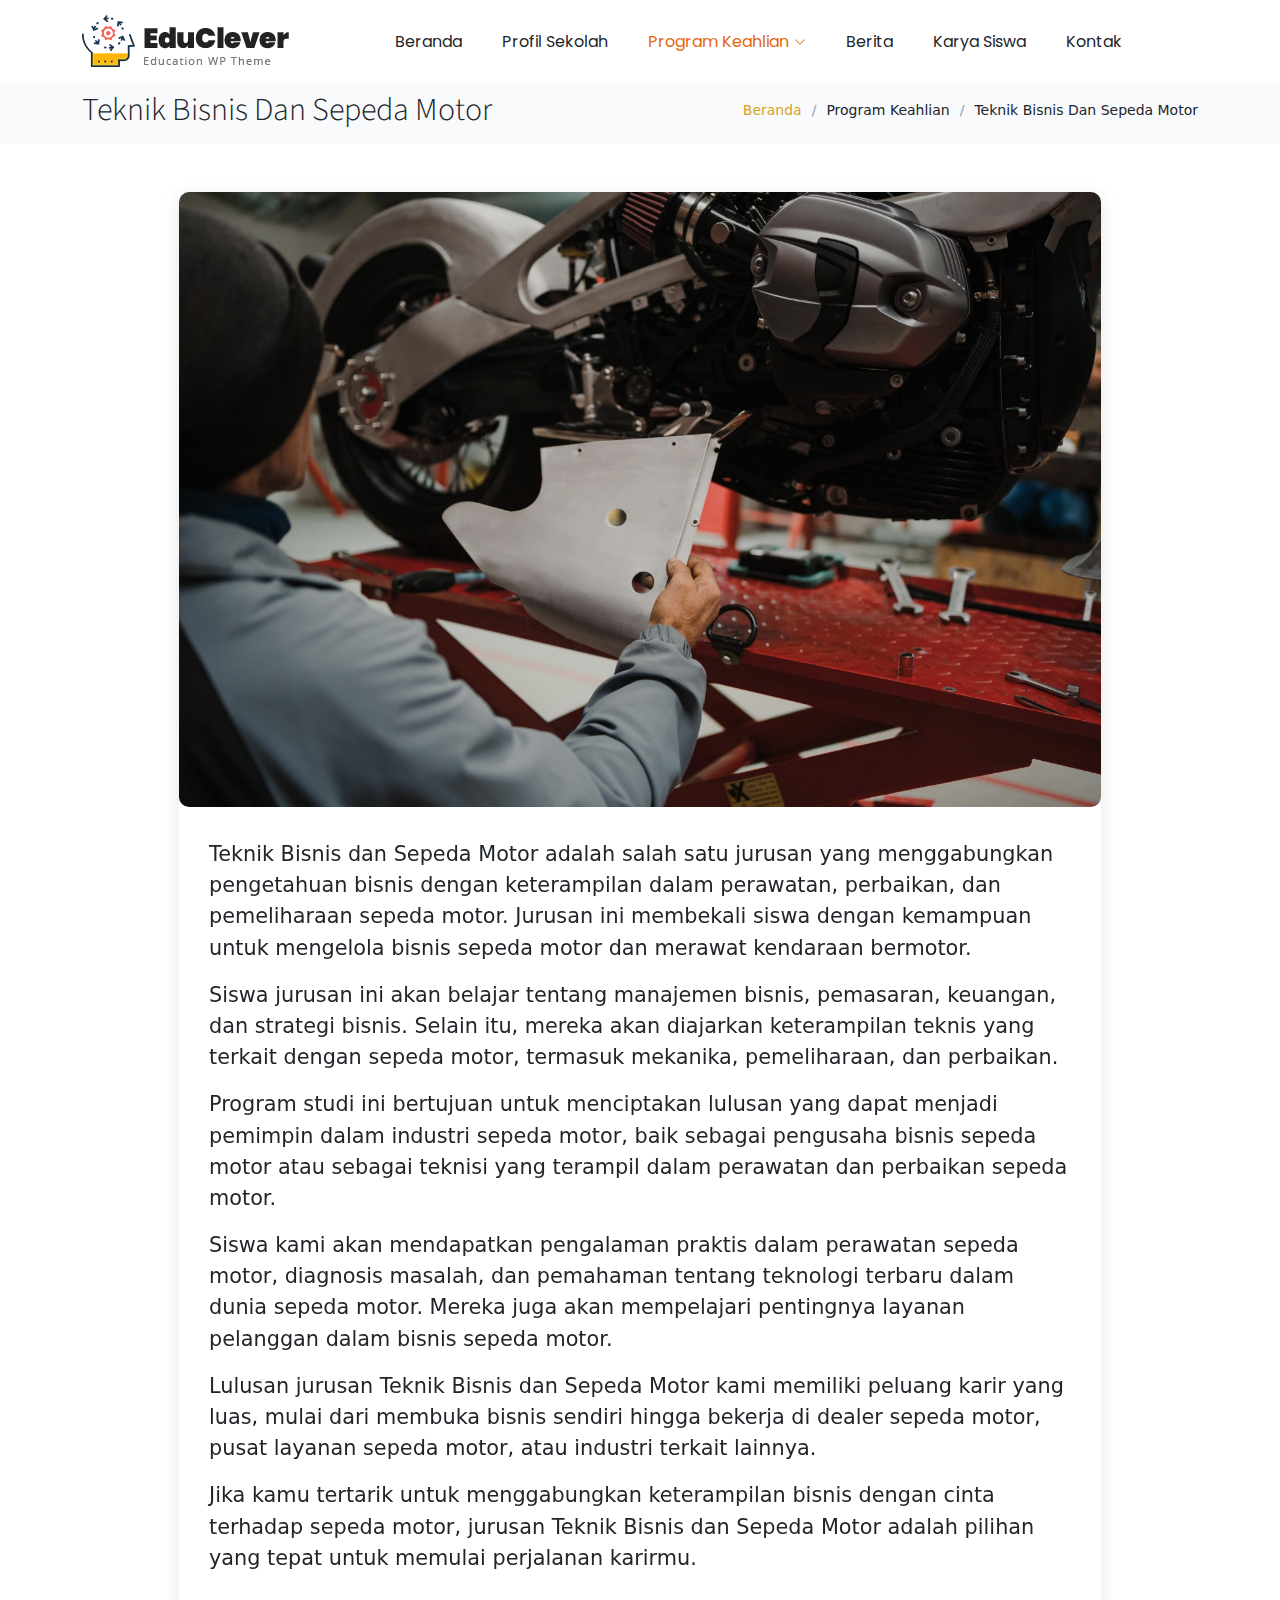
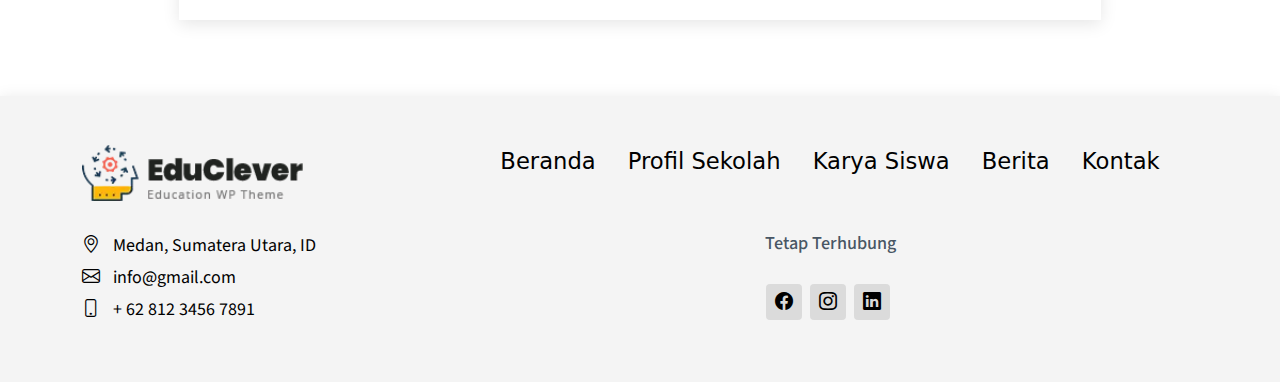
<file: pages/jurusan/teknik-bisnis-sepeda-motor.html>
<!DOCTYPE html>
<html lang="en">

<head>
    <meta charset="utf-8">
    <meta content="width=device-width, initial-scale=1.0" name="viewport">

    <title>Teknik Bisnis Dan Sepeda Motor</title>
    <link href="../../assets/img/icons8-popeye-office-m-32.png" rel="icon">

    <link rel="preconnect" href="https://fonts.googleapis.com">
    <link rel="preconnect" href="https://fonts.gstatic.com" crossorigin>
    <link
        href="https://fonts.googleapis.com/css2?family=Open+Sans:ital,wght@0,300;0,400;0,500;0,600;0,700;1,300;1,400;1,500;1,600;1,700&family=Poppins:ital,wght@0,300;0,400;0,500;0,600;0,700;1,300;1,400;1,500;1,600;1,700&family=Source+Sans+Pro:ital,wght@0,300;0,400;0,600;0,700;1,300;1,400;1,600;1,700&display=swap"
        rel="stylesheet">

    <link href="../../assets/vendor/bootstrap/css/bootstrap.min.css" rel="stylesheet">
    <link href="../../assets/vendor/bootstrap-icons/bootstrap-icons.css" rel="stylesheet">
    <link href="../../assets/vendor/aos/aos.css" rel="stylesheet">
    <link href="../../assets/vendor/glightbox/css/glightbox.min.css" rel="stylesheet">
    <link href="../../assets/vendor/swiper/swiper-bundle.min.css" rel="stylesheet">

    <link href="../../assets/css/style.css" rel="stylesheet" as="preloader">
    <link href="../../assets/css/variabel.css" rel="stylesheet">
</head>

<body>
    <header id="header" class="header fixed-top">
        <div class="container d-flex align-items-center justify-content-between">
            <a href="../../index.html" class="logo d-flex align-items-center scrollto me-auto me-lg-0">
                <img src="../../assets/img/logo-1.webp" alt="">
            </a>
            <nav id="navbar" class="navbar navbar-expand-lg">
                <ul>
                    <li><a href="../../index.html">Beranda</a></li>
                    <li><a class="nav-link scrollto" href="../profil-sekolah.html">Profil Sekolah</a></li>
                    <li class="dropdown"><a href="#" class="active"><span>Program Keahlian</span>
                            <i class="bi bi-chevron-down dropdown-indicator">
                            </i>
                        </a>
                        <ul>
                            <li><a href="./rekayasa-perangkat-lunak.html">Rekayasa Perangkat Lunak</a>
                            </li>
                            <li><a href="./teknik-kendaraan-ringan.html">Teknik Kendaraan Ringan</a></li>
                            <li><a href="#" class="active">Teknik Bisnis & Sepeda
                                    Motor</a></li>
                            <li><a href="./teknik-komputer-jaringan.html">Teknik Komputer & Jaringan</a>
                            </li>
                        </ul>
                    </li>
                    <li><a class="nav-link scrollto" href="../berita.html">Berita</a></li>
                    <li><a class="nav-link scrollto" href="../karya-siswa.html">Karya Siswa</a></li>
                    <li><a class="nav-link scrollto" href="../../index.html#kontak">Kontak</a></li>
                </ul>
                <i class="bi bi-list mobile-nav-toggle d-none"></i>
        </div>
    </header>

    <main id="main">
        <div class="breadcrumbs">
            <div class="container">

                <div class="d-flex justify-content-between align-items-center">
                    <h2>Teknik Bisnis Dan Sepeda Motor</h2>
                    <ol>
                        <li><a href="../../index.html">Beranda</a></li>
                        <li>Program Keahlian</li>
                        <li>Teknik Bisnis Dan Sepeda Motor</li>
                    </ol>
                </div>

            </div>
        </div>

        <section class="profil-sekolah">
            <div class="container" data-aos="fade-up">

                <div class="row g-5 d-flex justify-content-center">

                    <div class="col-lg-10">

                        <article class="profil-sekolah-detail">

                            <div class="post-img">
                                <img src="../../assets/img/jurusan/tbsm.jpg" style="filter: brightness(87%);"
                                    class="img-fluid">
                            </div>

                            <div class="content">
                                <p>Teknik Bisnis dan Sepeda Motor adalah salah satu jurusan yang menggabungkan
                                    pengetahuan bisnis dengan keterampilan dalam perawatan, perbaikan, dan pemeliharaan
                                    sepeda motor. Jurusan ini membekali siswa dengan kemampuan untuk mengelola
                                    bisnis
                                    sepeda motor dan merawat kendaraan bermotor.</p>

                                <p>Siswa jurusan ini akan belajar tentang manajemen bisnis, pemasaran, keuangan, dan
                                    strategi bisnis. Selain itu, mereka akan diajarkan keterampilan teknis yang terkait
                                    dengan sepeda motor, termasuk mekanika, pemeliharaan, dan perbaikan.</p>

                                <p>Program studi ini bertujuan untuk menciptakan lulusan yang dapat menjadi pemimpin
                                    dalam industri sepeda motor, baik sebagai pengusaha bisnis sepeda motor atau sebagai
                                    teknisi yang terampil dalam perawatan dan perbaikan sepeda motor.</p>

                                <p>Siswa kami akan mendapatkan pengalaman praktis dalam perawatan sepeda motor,
                                    diagnosis masalah, dan pemahaman tentang teknologi terbaru dalam dunia sepeda motor.
                                    Mereka juga akan mempelajari pentingnya layanan pelanggan dalam bisnis sepeda motor.
                                </p>

                                <p>Lulusan jurusan Teknik Bisnis dan Sepeda Motor kami memiliki peluang karir yang luas,
                                    mulai dari membuka bisnis sendiri hingga bekerja di dealer sepeda motor, pusat
                                    layanan sepeda motor, atau industri terkait lainnya.</p>

                                <p>Jika kamu tertarik untuk menggabungkan keterampilan bisnis dengan cinta terhadap
                                    sepeda motor, jurusan Teknik Bisnis dan Sepeda Motor adalah pilihan yang tepat untuk
                                    memulai perjalanan karirmu.</p>

                            </div>

                        </article>
                    </div>
                </div>

            </div>
        </section>
    </main>

    <footer id="footer" class="footer">
        <div class="footer-content">
            <div class="container">
                <div class="row">

                    <div class="col-lg-4 col-md-6">
                        <div class="footer-info">
                            <img src="../../assets/img/logo-1.webp" alt="">
                            <div class="mt-4">
                                <p class="my-2"><i class='bi bi-geo-alt '></i> Medan, Sumatera Utara, ID</p>
                                <p class="my-2"><i class="bi bi-envelope"></i> info@gmail.com</p>
                                <p class="my-2"><i class="bi bi-phone"></i> + 62 812 3456 7891</p>
                            </div>
                        </div>
                    </div>
                    <div class="col-lg-8 text-center">
                        <ul class="list-unstyled nav-links mb-4">
                            <li><a href="../../index.html">Beranda</a></li>
                            <li><a href="#">Profil Sekolah</a></li>
                            <li><a href="karya-siswa.html">Karya Siswa</a></li>
                            <li><a href="berita.html">Berita</a></li>
                            <li><a href="../../index.html#kontak">Kontak</a></li>
                        </ul>
                        <div class="sit">
                            <h4>Tetap Terhubung</h4>
                        </div>
                        <div class="social-links mb-3 mb-lg-0 text-center">
                            <a href="#" class="facebook"><i class="bi bi-facebook"></i></a>
                            <a href="#" class="instagram"><i class="bi bi-instagram"></i></a>
                            <a href="#" class="linkedin"><i class="bi bi-linkedin"></i></a>
                        </div>
                    </div>
                </div>
            </div>
        </div>
        </div>
    </footer>

    <script src="../../assets/vendor/bootstrap/js/bootstrap.bundle.min.js"></script>
    <script src="../../assets/vendor/aos/aos.js"></script>
    <script src="../../assets/vendor/glightbox/js/glightbox.min.js"></script>
    <script src="../../assets/vendor/isotope-layout/isotope.pkgd.min.js"></script>
    <script src="../../assets/vendor/swiper/swiper-bundle.min.js"></script>

    <script src="../../assets/js/script.js"></script>
</body>
</file>
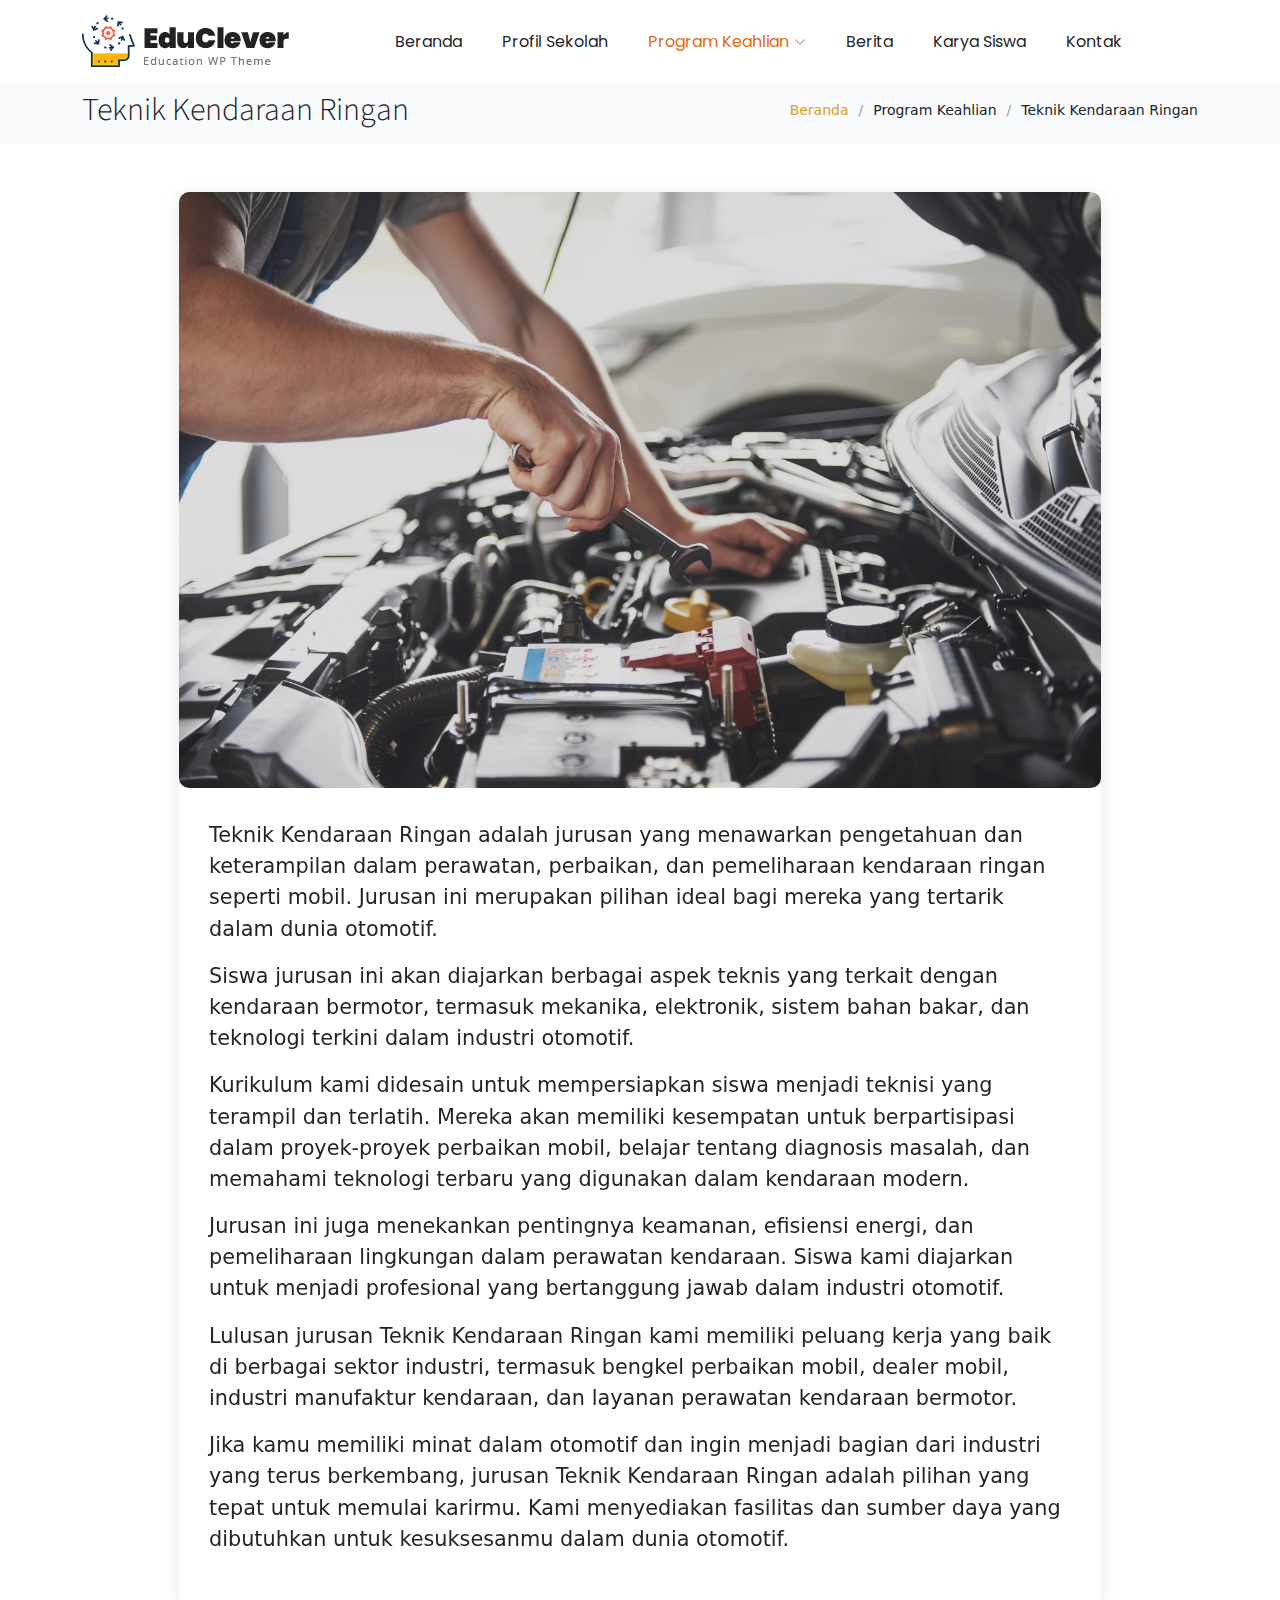
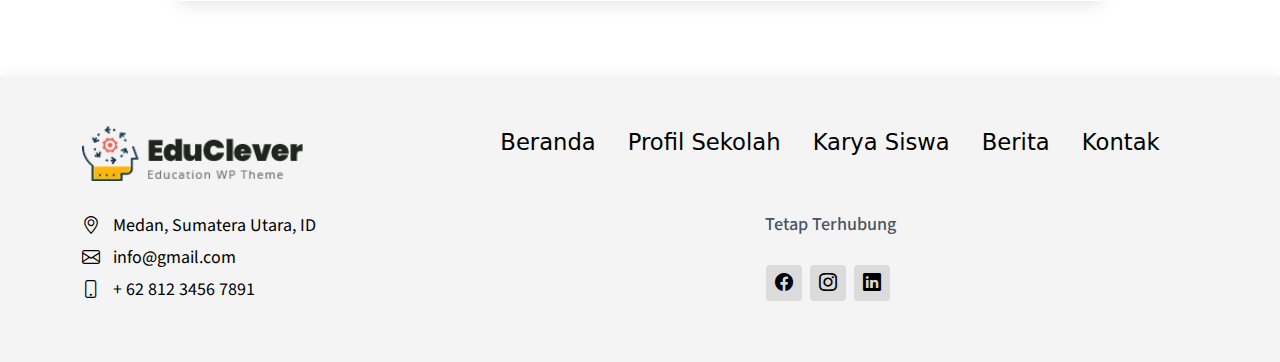
<file: pages/jurusan/teknik-kendaraan-ringan.html>
<!DOCTYPE html>
<html lang="en">

<head>
    <meta charset="utf-8">
    <meta content="width=device-width, initial-scale=1.0" name="viewport">

    <title>Teknik Kendaraan Ringan</title>
    <link href="../../assets/img/icons8-popeye-office-m-32.png" rel="icon">

    <link rel="preconnect" href="https://fonts.googleapis.com">
    <link rel="preconnect" href="https://fonts.gstatic.com" crossorigin>
    <link
        href="https://fonts.googleapis.com/css2?family=Open+Sans:ital,wght@0,300;0,400;0,500;0,600;0,700;1,300;1,400;1,500;1,600;1,700&family=Poppins:ital,wght@0,300;0,400;0,500;0,600;0,700;1,300;1,400;1,500;1,600;1,700&family=Source+Sans+Pro:ital,wght@0,300;0,400;0,600;0,700;1,300;1,400;1,600;1,700&display=swap"
        rel="stylesheet">

    <link href="../../assets/vendor/bootstrap/css/bootstrap.min.css" rel="stylesheet">
    <link href="../../assets/vendor/bootstrap-icons/bootstrap-icons.css" rel="stylesheet">
    <link href="../../assets/vendor/aos/aos.css" rel="stylesheet">
    <link href="../../assets/vendor/glightbox/css/glightbox.min.css" rel="stylesheet">
    <link href="../../assets/vendor/swiper/swiper-bundle.min.css" rel="stylesheet">

    <link href="../../assets/css/style.css" rel="stylesheet" as="preloader">
    <link href="../../assets/css/variabel.css" rel="stylesheet">
</head>

<body>
    <header id="header" class="header fixed-top">
        <div class="container d-flex align-items-center justify-content-between">
            <a href="../../index.html" class="logo d-flex align-items-center scrollto me-auto me-lg-0">
                <img src="../../assets/img/logo-1.webp" alt="">
            </a>
            <nav id="navbar" class="navbar navbar-expand-lg">
                <ul>
                    <li><a href="../../index.html">Beranda</a></li>
                    <li><a class="nav-link scrollto" href="../profil-sekolah.html">Profil Sekolah</a></li>
                    <li class="dropdown"><a href="#" class="active"><span>Program Keahlian</span>
                            <i class="bi bi-chevron-down dropdown-indicator">
                            </i>
                        </a>
                        <ul>
                            <li><a href="./rekayasa-perangkat-lunak.html">Rekayasa Perangkat Lunak</a>
                            </li>
                            <li><a href="#" class="active">Teknik Kendaraan Ringan</a></li>
                            <li><a href="./teknik-bisnis-sepeda-motor.html">Teknik Bisnis & Sepeda
                                    Motor</a></li>
                            <li><a href="./teknik-komputer-jaringan.html">Teknik Komputer & Jaringan</a>
                            </li>
                        </ul>
                    </li>
                    <li><a class="nav-link scrollto" href="../berita.html">Berita</a></li>
                    <li><a class="nav-link scrollto" href="../karya-siswa.html">Karya Siswa</a></li>
                    <li><a class="nav-link scrollto" href="../../index.html#kontak">Kontak</a></li>
                </ul>
                <i class="bi bi-list mobile-nav-toggle d-none"></i>
        </div>
    </header>

    <main id="main">
        <div class="breadcrumbs">
            <div class="container">

                <div class="d-flex justify-content-between align-items-center">
                    <h2>Teknik Kendaraan Ringan</h2>
                    <ol>
                        <li><a href="../../index.html">Beranda</a></li>
                        <li>Program Keahlian</li>
                        <li>Teknik Kendaraan Ringan</li>
                    </ol>
                </div>

            </div>
        </div>

        <section class="profil-sekolah">
            <div class="container" data-aos="fade-up">

                <div class="row g-5 d-flex justify-content-center">

                    <div class="col-lg-10">

                        <article class="profil-sekolah-detail">

                            <div class="post-img">
                                <img src="../../assets/img/jurusan/tkro.jpg" style="filter: brightness(87%);"
                                    class="img-fluid">
                            </div>

                            <div class="content">
                                <p>Teknik Kendaraan Ringan adalah jurusan yang menawarkan pengetahuan
                                    dan keterampilan dalam perawatan, perbaikan, dan pemeliharaan kendaraan ringan
                                    seperti mobil. Jurusan ini merupakan pilihan ideal bagi mereka yang tertarik dalam
                                    dunia otomotif.</p>

                                <p>Siswa jurusan ini akan diajarkan berbagai aspek teknis yang terkait dengan
                                    kendaraan bermotor, termasuk mekanika, elektronik, sistem bahan bakar, dan teknologi
                                    terkini dalam industri otomotif.</p>

                                <p>Kurikulum kami didesain untuk mempersiapkan siswa menjadi teknisi yang terampil
                                    dan terlatih. Mereka akan memiliki kesempatan untuk berpartisipasi dalam
                                    proyek-proyek perbaikan mobil, belajar tentang diagnosis masalah, dan memahami
                                    teknologi terbaru yang digunakan dalam kendaraan modern.</p>

                                <p>Jurusan ini juga menekankan pentingnya keamanan, efisiensi energi, dan pemeliharaan
                                    lingkungan dalam perawatan kendaraan. Siswa kami diajarkan untuk menjadi
                                    profesional yang bertanggung jawab dalam industri otomotif.</p>

                                <p>Lulusan jurusan Teknik Kendaraan Ringan kami memiliki peluang kerja yang baik
                                    di berbagai sektor industri, termasuk bengkel perbaikan mobil, dealer mobil,
                                    industri manufaktur kendaraan, dan layanan perawatan kendaraan bermotor.</p>

                                <p>Jika kamu memiliki minat dalam otomotif dan ingin menjadi bagian dari industri yang
                                    terus berkembang, jurusan Teknik Kendaraan Ringan adalah pilihan yang tepat
                                    untuk memulai karirmu. Kami menyediakan fasilitas dan sumber daya yang dibutuhkan
                                    untuk kesuksesanmu dalam dunia otomotif.</p>

                            </div>

                        </article>
                    </div>
                </div>

            </div>
        </section>
    </main>

    <footer id="footer" class="footer">
        <div class="footer-content">
            <div class="container">
                <div class="row">

                    <div class="col-lg-4 col-md-6">
                        <div class="footer-info">
                            <img src="../../assets/img/logo-1.webp" alt="">
                            <div class="mt-4">
                                <p class="my-2"><i class='bi bi-geo-alt '></i> Medan, Sumatera Utara, ID</p>
                                <p class="my-2"><i class="bi bi-envelope"></i> info@gmail.com</p>
                                <p class="my-2"><i class="bi bi-phone"></i> + 62 812 3456 7891</p>
                            </div>
                        </div>
                    </div>
                    <div class="col-lg-8 text-center">
                        <ul class="list-unstyled nav-links mb-4">
                            <li><a href="../../index.html">Beranda</a></li>
                            <li><a href="#">Profil Sekolah</a></li>
                            <li><a href="karya-siswa.html">Karya Siswa</a></li>
                            <li><a href="berita.html">Berita</a></li>
                            <li><a href="../../index.html#kontak">Kontak</a></li>
                        </ul>
                        <div class="sit">
                            <h4>Tetap Terhubung</h4>
                        </div>
                        <div class="social-links mb-3 mb-lg-0 text-center">
                            <a href="#" class="facebook"><i class="bi bi-facebook"></i></a>
                            <a href="#" class="instagram"><i class="bi bi-instagram"></i></a>
                            <a href="#" class="linkedin"><i class="bi bi-linkedin"></i></a>
                        </div>
                    </div>
                </div>
            </div>
        </div>
        </div>
    </footer>

    <script src="../../assets/vendor/bootstrap/js/bootstrap.bundle.min.js"></script>
    <script src="../../assets/vendor/aos/aos.js"></script>
    <script src="../../assets/vendor/glightbox/js/glightbox.min.js"></script>
    <script src="../../assets/vendor/isotope-layout/isotope.pkgd.min.js"></script>
    <script src="../../assets/vendor/swiper/swiper-bundle.min.js"></script>

    <script src="../../assets/js/script.js"></script>
</body>
</file>
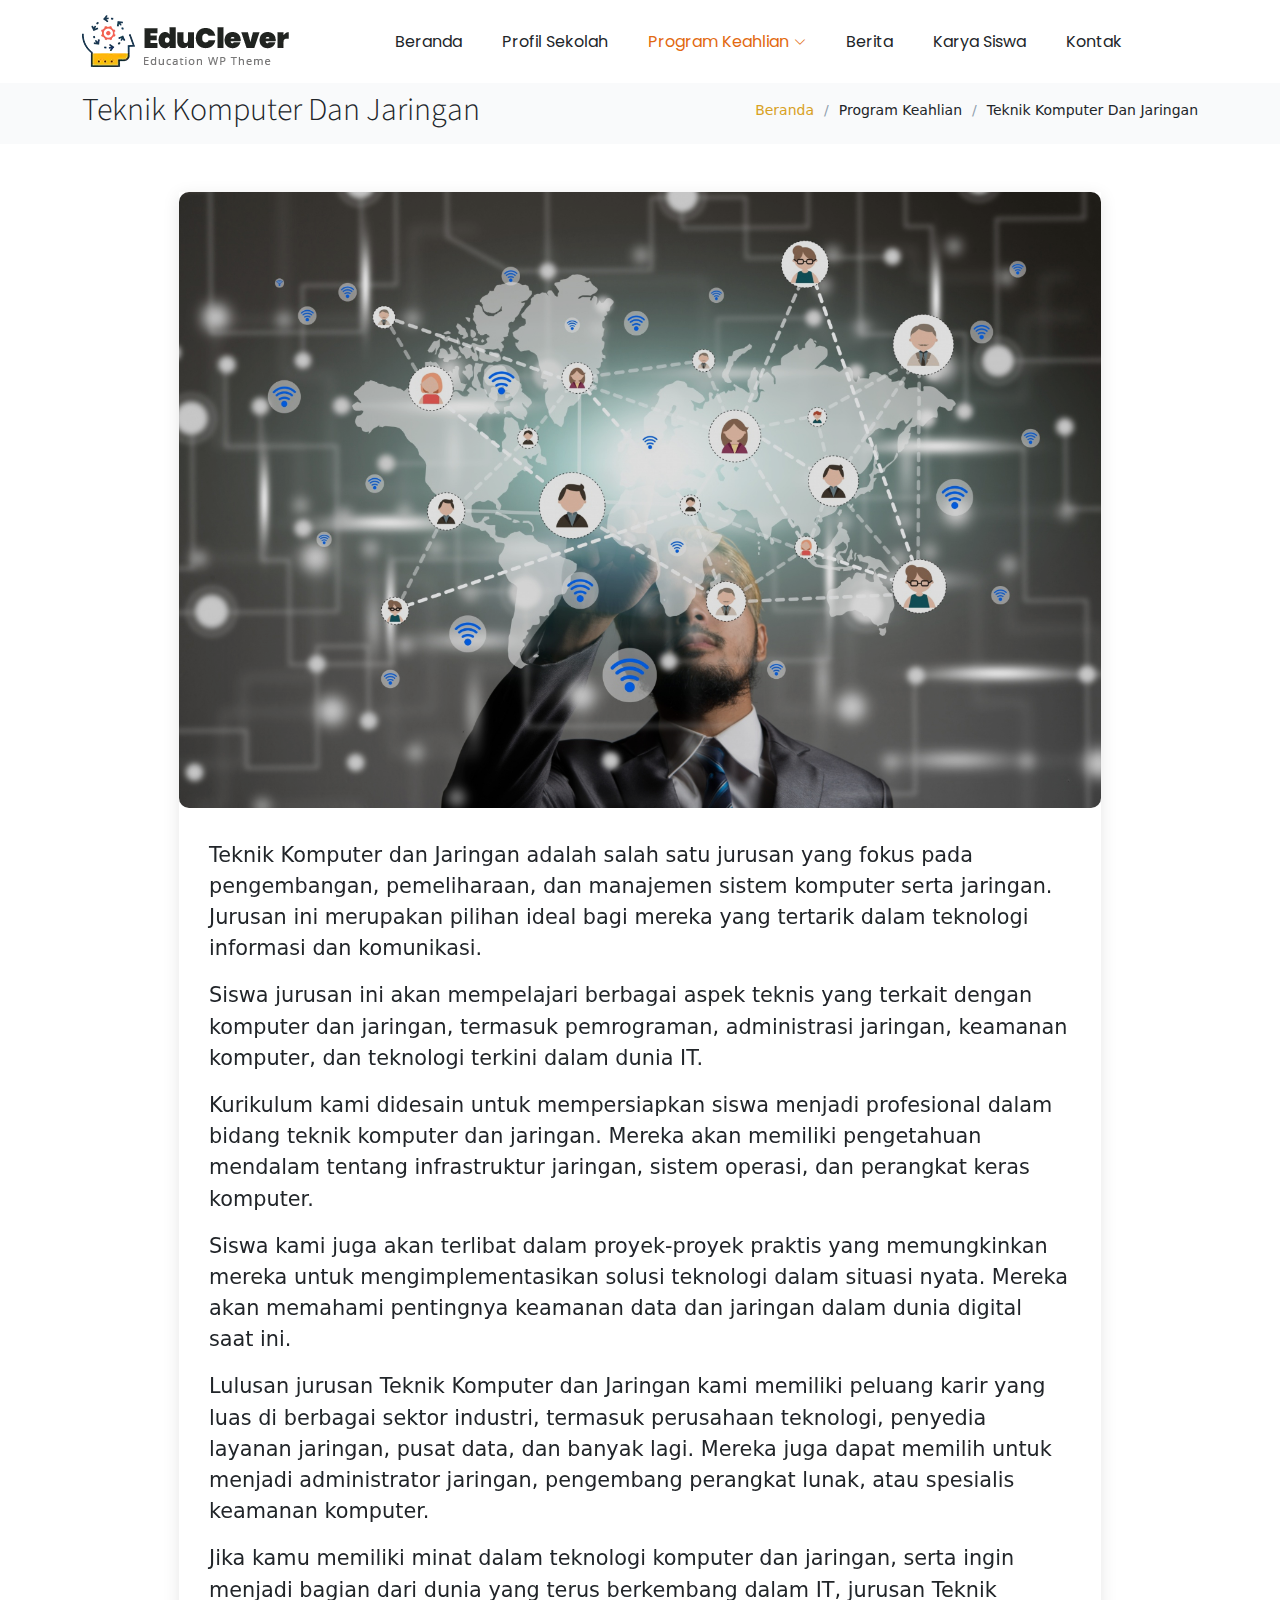
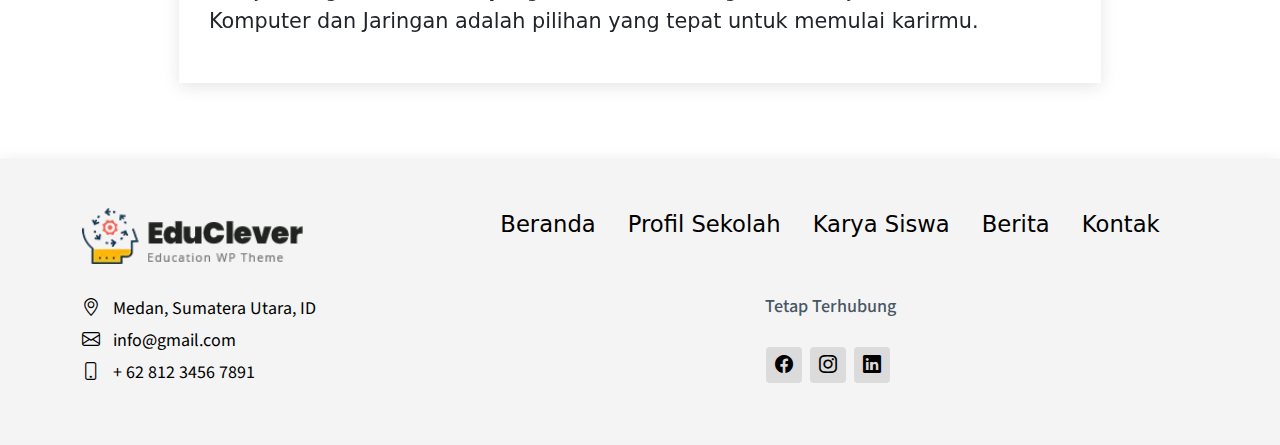
<file: pages/jurusan/teknik-komputer-jaringan.html>
<!DOCTYPE html>
<html lang="en">

<head>
    <meta charset="utf-8">
    <meta content="width=device-width, initial-scale=1.0" name="viewport">

    <title>Teknik Komputer Dan Jaringan</title>
    <link href="../../assets/img/icons8-popeye-office-m-32.png" rel="icon">

    <link rel="preconnect" href="https://fonts.googleapis.com">
    <link rel="preconnect" href="https://fonts.gstatic.com" crossorigin>
    <link
        href="https://fonts.googleapis.com/css2?family=Open+Sans:ital,wght@0,300;0,400;0,500;0,600;0,700;1,300;1,400;1,500;1,600;1,700&family=Poppins:ital,wght@0,300;0,400;0,500;0,600;0,700;1,300;1,400;1,500;1,600;1,700&family=Source+Sans+Pro:ital,wght@0,300;0,400;0,600;0,700;1,300;1,400;1,600;1,700&display=swap"
        rel="stylesheet">

    <link href="../../assets/vendor/bootstrap/css/bootstrap.min.css" rel="stylesheet">
    <link href="../../assets/vendor/bootstrap-icons/bootstrap-icons.css" rel="stylesheet">
    <link href="../../assets/vendor/aos/aos.css" rel="stylesheet">
    <link href="../../assets/vendor/glightbox/css/glightbox.min.css" rel="stylesheet">
    <link href="../../assets/vendor/swiper/swiper-bundle.min.css" rel="stylesheet">

    <link href="../../assets/css/style.css" rel="stylesheet" as="preloader">
    <link href="../../assets/css/variabel.css" rel="stylesheet">
</head>

<body>
    <header id="header" class="header fixed-top">
        <div class="container d-flex align-items-center justify-content-between">
            <a href="../../index.html" class="logo d-flex align-items-center scrollto me-auto me-lg-0">
                <img src="../../assets/img/logo-1.webp" alt="">
            </a>
            <nav id="navbar" class="navbar navbar-expand-lg">
                <ul>
                    <li><a href="../../index.html">Beranda</a></li>
                    <li><a class="nav-link scrollto" href="../profil-sekolah.html">Profil Sekolah</a></li>
                    <li class="dropdown"><a href="#" class="active"><span>Program Keahlian</span>
                            <i class="bi bi-chevron-down dropdown-indicator">
                            </i>
                        </a>
                        <ul>
                            <li><a href="./rekayasa-perangkat-lunak.html">Rekayasa Perangkat Lunak</a>
                            </li>
                            <li><a href="./teknik-kendaraan-ringan.html">Teknik Kendaraan Ringan</a></li>
                            <li><a href="./teknik-bisnis-sepeda-motor.html">Teknik Bisnis & Sepeda
                                    Motor</a></li>
                            <li><a href="#" class="active">Teknik Komputer & Jaringan</a>
                            </li>
                        </ul>
                    </li>
                    <li><a class="nav-link scrollto" href="../berita.html">Berita</a></li>
                    <li><a class="nav-link scrollto" href="../karya-siswa.html">Karya Siswa</a></li>
                    <li><a class="nav-link scrollto" href="../../index.html#kontak">Kontak</a></li>
                </ul>
                <i class="bi bi-list mobile-nav-toggle d-none"></i>
        </div>
    </header>

    <main id="main">
        <div class="breadcrumbs">
            <div class="container">

                <div class="d-flex justify-content-between align-items-center">
                    <h2>Teknik Komputer Dan Jaringan</h2>
                    <ol>
                        <li><a href="../../index.html">Beranda</a></li>
                        <li>Program Keahlian</li>
                        <li>Teknik Komputer Dan Jaringan</li>
                    </ol>
                </div>

            </div>
        </div>

        <section class="profil-sekolah">
            <div class="container" data-aos="fade-up">

                <div class="row g-5 d-flex justify-content-center">

                    <div class="col-lg-10">

                        <article class="profil-sekolah-detail">

                            <div class="post-img">
                                <img src="../../assets/img/jurusan/tkj.jpg" style="filter: brightness(87%);"
                                    class="img-fluid">
                            </div>

                            <div class="content">
                                <p>Teknik Komputer dan Jaringan adalah salah satu jurusan yang fokus pada
                                    pengembangan, pemeliharaan, dan manajemen sistem komputer serta jaringan. Jurusan
                                    ini
                                    merupakan pilihan ideal bagi mereka yang tertarik dalam teknologi informasi dan
                                    komunikasi.</p>

                                <p>Siswa jurusan ini akan mempelajari berbagai aspek teknis yang terkait dengan
                                    komputer dan jaringan, termasuk pemrograman, administrasi jaringan, keamanan
                                    komputer, dan teknologi terkini dalam dunia IT.</p>

                                <p>Kurikulum kami didesain untuk mempersiapkan siswa menjadi profesional dalam
                                    bidang
                                    teknik komputer dan jaringan. Mereka akan memiliki pengetahuan mendalam tentang
                                    infrastruktur jaringan, sistem operasi, dan perangkat keras komputer.</p>

                                <p>Siswa kami juga akan terlibat dalam proyek-proyek praktis yang memungkinkan
                                    mereka
                                    untuk mengimplementasikan solusi teknologi dalam situasi nyata. Mereka akan memahami
                                    pentingnya keamanan data dan jaringan dalam dunia digital saat ini.</p>

                                <p>Lulusan jurusan Teknik Komputer dan Jaringan kami memiliki peluang karir yang luas di
                                    berbagai sektor industri, termasuk perusahaan teknologi, penyedia layanan jaringan,
                                    pusat data, dan banyak lagi. Mereka juga dapat memilih untuk menjadi administrator
                                    jaringan, pengembang perangkat lunak, atau spesialis keamanan komputer.</p>

                                <p>Jika kamu memiliki minat dalam teknologi komputer dan jaringan, serta ingin menjadi
                                    bagian dari dunia yang terus berkembang dalam IT, jurusan Teknik Komputer dan
                                    Jaringan adalah pilihan yang tepat untuk memulai karirmu.</p>
                            </div>

                        </article>
                    </div>
                </div>

            </div>
        </section>
    </main>

    <footer id="footer" class="footer">
        <div class="footer-content">
            <div class="container">
                <div class="row">

                    <div class="col-lg-4 col-md-6">
                        <div class="footer-info">
                            <img src="../../assets/img/logo-1.webp" alt="">
                            <div class="mt-4">
                                <p class="my-2"><i class='bi bi-geo-alt '></i> Medan, Sumatera Utara, ID</p>
                                <p class="my-2"><i class="bi bi-envelope"></i> info@gmail.com</p>
                                <p class="my-2"><i class="bi bi-phone"></i> + 62 812 3456 7891</p>
                            </div>
                        </div>
                    </div>
                    <div class="col-lg-8 text-center">
                        <ul class="list-unstyled nav-links mb-4">
                            <li><a href="../../index.html">Beranda</a></li>
                            <li><a href="#">Profil Sekolah</a></li>
                            <li><a href="karya-siswa.html">Karya Siswa</a></li>
                            <li><a href="berita.html">Berita</a></li>
                            <li><a href="../../index.html#kontak">Kontak</a></li>
                        </ul>
                        <div class="sit">
                            <h4>Tetap Terhubung</h4>
                        </div>
                        <div class="social-links mb-3 mb-lg-0 text-center">
                            <a href="#" class="facebook"><i class="bi bi-facebook"></i></a>
                            <a href="#" class="instagram"><i class="bi bi-instagram"></i></a>
                            <a href="#" class="linkedin"><i class="bi bi-linkedin"></i></a>
                        </div>
                    </div>
                </div>
            </div>
        </div>
        </div>
    </footer>

    <script src="../../assets/vendor/bootstrap/js/bootstrap.bundle.min.js"></script>
    <script src="../../assets/vendor/aos/aos.js"></script>
    <script src="../../assets/vendor/glightbox/js/glightbox.min.js"></script>
    <script src="../../assets/vendor/isotope-layout/isotope.pkgd.min.js"></script>
    <script src="../../assets/vendor/swiper/swiper-bundle.min.js"></script>

    <script src="../../assets/js/script.js"></script>
</body>
</file>
<file: assets/css/style.css>
body,
html {
    margin: 0;
    padding: 0;
}

a {
    color: var(--color-links);
    text-decoration: none;
}

a:hover {
    color: var(--color-links-hover);
    text-decoration: none;
}

h1,
h2,
h3,
h4,
h5,
h6 {
    font-family: var(--font-primary);
}

#loading {
    overflow: hidden;
    width: 50px;
    height: 50px;
    display: grid;
    position: fixed;
    left: 50%;
    top: 50%;
    z-index: 999999;
}

#loading::before,
#loading::after {
    content: "";
    grid-area: 1/1;
    --c: radial-gradient(farthest-side, #fcc137 92%, #0000);
    background:
        var(--c) 50% 0,
        var(--c) 50% 100%,
        var(--c) 100% 50%,
        var(--c) 0 50%;
    background-size: 12px 12px;
    background-repeat: no-repeat;
    animation: s2 1s infinite;
}

#loading::before {
    margin: 4px;
    filter: hue-rotate(45deg);
    background-size: 8px 8px;
    animation-timing-function: linear
}

@keyframes s2 {
    100% {
        transform: rotate(.5turn)
    }
}

/* Section HEader */

section {
    padding: 3em 0;
    overflow: hidden;
}

.section-header {
    text-align: center;
    padding-bottom: 0px;
    padding-top: 15px;
}

.section-header h2 {
    font-size: 48px;
    font-weight: 300;
    margin: 13px 0 50px 0;
    color: var(--color-secondary);
}

.section-header p {
    margin: 0 auto;
    color: var(--color-secondary-light);
}

@media (min-width: 1280px) {
    .section-header p {
        max-width: 80%;
    }
}

/* Disable aos animation delay on mobile devices */

@media screen and (max-width: 768px) {
    [data-aos-delay] {
        transition-delay: 0 !important;
    }
}


/* Header */
.header {
    padding: 15px 0;
    transition: all 0.5s;
    z-index: 997;
    background-color: var(--color-white);
}

.header .logo img {
    max-height: 60px;
    margin-right: 6px;
}


/* Desktop Nav */
@media (min-width: 1280px) {
    .navbar {
        padding: 0;
        position: relative;
    }

    .navbar ul {
        margin: 0 3.5em 0 0;
        padding: 0;
        display: flex;
        list-style: none;
        align-items: center;
    }

    .navbar a,
    .navbar a:focus {
        display: flex;
        align-items: center;
        justify-content: space-between;
        padding: 14px 20px;
        font-family: var(--font-secondary);
        font-size: 16px;
        font-weight: 400;
        color: var(--color-default);
        white-space: nowrap;
        transition: 0.3s;
        position: relative;
    }

    .navbar a i,
    .navbar a:focus i {
        font-size: 12px;
        line-height: 0;
        margin-left: 5px;
    }

    .navbar a:hover,
    .navbar .active,
    .navbar li:hover>a {
        color: #E26910;
    }

    .navbar .dropdown ul {
        display: block;
        position: absolute;
        left: 0;
        top: 100%;
        margin: 0;
        z-index: 99;
        opacity: 0;
        visibility: hidden;
        background: #e2e7ed;
        border-radius: 8px;
        transition: 0.3s;
    }

    .navbar .dropdown ul li {
        /* min-width: 200px; */
        width: 17.2em;
    }

    .navbar .dropdown ul a:hover,
    .navbar .dropdown ul .active {
        color: #E26910;
        background: rgba(255, 255, 255, 0.6);
        box-shadow: 0 4px 16px rgba(0, 0, 0, 0.1);
    }

    .navbar .dropdown:hover>ul {
        opacity: 1;
        visibility: visible;
    }
}

@media (min-width: 1280px) and (max-width: 1366px) {
    .navbar .dropdown .dropdown ul {
        left: -90%;
    }

    .navbar .dropdown .dropdown:hover>ul {
        left: -100%;
    }
}

/* Mobile Nav */
@media (max-width: 1279px) {
    .navbar {
        position: fixed;
        top: 0;
        left: -100%;
        width: calc(100% - 70px);
        /*Ganti Ini*/
        bottom: 0;
        transition: 0.3s;
        z-index: 9997;
    }

    .navbar ul {
        position: absolute;
        inset: 0;
        padding: 10px 0;
        margin: 0;
        background: rgba(115, 121, 127, 0.9);
        overflow-y: auto;
        transition: 0.3s;
        z-index: 9998;
    }

    .navbar a,
    .navbar a:focus {
        display: flex;
        align-items: center;
        justify-content: space-between;
        padding: 14px 20px;
        font-size: 3.7vw;
        font-weight: 500;
        color: rgba(255, 255, 255, 0.7);
        white-space: nowrap;
        transition: 0.3s;
    }

    .navbar a i,
    .navbar a:focus i {
        font-size: 14px;
        line-height: 0;
        margin-left: 5px;
    }

    .navbar a:hover,
    .navbar .active,
    .navbar .active:focus,
    .navbar li:hover>a {
        color: var(--color-primary);
    }

    .navbar .dropdown ul {
        position: static;
        display: none;
        padding: 10px 0;
        margin: 10px 20px;
        transition: all 0.5s ease-in-out;
        border-radius: 10px;
        border: 1px solid rgba(143, 159, 174, 0.3);
        box-shadow: 0 4px 16px rgba(0, 0, 0, 0.1);

    }

    .navbar .dropdown .dropdown-active {
        display: block;
        background: rgba(115, 121, 127, 0.9);
    }

    .mobile-nav-toggle {
        display: block !important;
        color: var(--color-secondary);
        font-size: 28px;
        cursor: pointer;
        line-height: 0;
        transition: 0.5s;
        position: fixed;
        top: 25px;
        z-index: 9999;
        right: 20px;
    }

    .mobile-nav-toggle.bi-x {
        color: var(--color-primary);
    }

    .mobile-nav-active {
        overflow: hidden;
        z-index: 9995;
        position: relative;
    }

    .mobile-nav-active .navbar {
        left: 0;
    }
}

/* Breadcrumbs */
.breadcrumbs {
    padding: 15px 0;
    background: rgba(143, 159, 174, 0.05);
    min-height: 40px;
    margin-top: 76px;
}

.breadcrumbs h2 {
    font-size: 2em;
    font-weight: 300;
    margin: 0;
}

.breadcrumbs li a {
    color: #d8a124;
}

.breadcrumbs ol {
    display: flex;
    flex-wrap: wrap;
    list-style: none;
    padding: 0;
    margin: 0;
    font-size: 14px;
}

.breadcrumbs ol li+li {
    padding-left: 10px;
}

.breadcrumbs ol li+li::before {
    display: inline-block;
    padding-right: 10px;
    color: var(--color-secondary-light);
    content: "/";
}

@media (max-width: 992px) {
    .breadcrumbs .d-flex {
        display: block !important;
    }

    .breadcrumbs h2 {
        margin-bottom: 10px;
        font-size: 24px;
    }

    .breadcrumbs ol {
        display: block;
        font-size: 2vw;
    }

    .breadcrumbs ol li {
        display: inline-block;
    }
}

/* Hero Section */

.hero {
    width: 100%;
    max-height: 80vh;
}

.hero .carousel-1 {
    width: 100%;
    min-height: 80vh;
    background: url("../img/bubs.jpg") center center;
    background-size: cover;
    position: relative;
    padding: 120px 0 60px;
    z-index: 89;
}

.hero .carousel-1::before {
    content: "";
    background: rgba(48, 43, 43, 0.5);
    position: absolute;
    inset: 0;
    z-index: -9;
}

.hero .carousel-2 {
    width: 100%;
    min-height: 80vh;
    background: url("../img/carousel-2.jpg") center center;
    background-size: cover;
    position: relative;
    padding: 120px 0 60px;
    z-index: 90;
}

.hero .carousel-2::before {
    content: "";
    background: rgba(48, 43, 43, 0.5);
    position: absolute;
    inset: 0;
    z-index: -2;
}

.hero .carousel-3 {
    width: 100%;
    min-height: 80vh;
    background: url("../img/carousel-3.jpg") center center;
    background-size: cover;
    position: relative;
    z-index: 96;
    padding: 120px 0 60px;
}

.hero .carousel-3::before {
    content: "";
    background: rgba(48, 43, 43, 0.5);
    position: absolute;
    inset: 0;
    z-index: -9;
}

@media (min-width: 1365px) {
    .hero {
        background-attachment: fixed;
    }
}

/* Animasi zoom-out */
@keyframes zoomOut {
    from {
        transform: scale(0.8);
    }

    to {
        transform: scale(1);
    }
}

.hero .caroutext {
    display: flex;
    flex-direction: column;
    justify-content: center;
    align-items: center;
    margin-top: 10em;
    animation: zoomOut 1s ease-in-out alternate;
    z-index: 9999;
}

.hero h2 {
    margin: 0 0 10px 0;
    font-size: 48px;
    font-weight: 300;
    color: var(--color-white);
    font-family: var(--font-secondary);
}

.hero h2 span {
    color: var(--color-primary);
}

.hero p {
    color: var(--color-white);
    margin: 0 0 30px 0;
    font-size: 20px;
    font-weight: 400;
}

.hero .btn-get-started:hover {
    background: rgba(var(--color-primary-rgb), 0.8);
}

@media (max-width: 640px) {
    .hero h2 {
        font-size: 32px;
    }

    .hero p {
        font-size: 18px;
        margin-bottom: 30px;
    }

    .hero .btn-get-started,
    .hero {
        font-size: 14px;
    }
}

@media (max-width: 640px) {
    .hero .container {
        padding: 0 60px;
    }
}

.hero .carousel-item {
    overflow: hidden;
    flex: 0 0 100%;
    /* opacity: 1;
    transition: opacity 0.5s ease-in-out; */
}

.hero .carousel-item:active {
    opacity: 0;
}

.hero .btn-get-started {
    font-family: var(--font-secondary);
    font-weight: 400;
    font-size: 16px;
    letter-spacing: 1px;
    display: inline-block;
    padding: 8px 32px;
    border-radius: 5px;
    transition: 0.5s;
    animation: fadeInUp 1s both 0.6s;
    color: var(--color-default);
    background-color: var(--color-primary);
    border: 2px solid var(--color-primary);
}

.hero .btn-get-started:hover {
    background: var(--color-primary);
    color: var(--color-white);
}

.hero .carousel-control-prev {
    justify-content: start;
    z-index: 99;
    min-height: 80vh;
}

@media (min-width: 640px) {
    .hero .carousel-control-prev {
        padding-left: 15px;
    }
}

.hero .carousel-control-next {
    justify-content: end;
    z-index: 98;
}

@media (min-width: 640px) {
    .hero .carousel-control-next {
        padding-right: 15px;
    }
}

.hero .carousel-control-next-icon,
.hero .carousel-control-prev-icon {
    background: none;
    font-size: 26px;
    line-height: 0;
    background: rgba(var(--color-secondary-rgb), 0.4);
    color: rgba(var(--color-white-rgb), 0.98);
    border-radius: 50px;
    width: 54px;
    height: 54px;
    display: flex;
    align-items: center;
    justify-content: center;
}

.hero .carousel-control-next-icon {
    padding-left: 3px;
}

.hero .carousel-control-prev-icon {
    padding-right: 3px;
}

.hero .carousel-control-prev,
.hero .carousel-control-next {
    transition: 0.3s;
}

.hero .carousel-control-prev:focus,
.hero .carousel-control-next:focus {
    opacity: 0.5;
}

@keyframes fadeIn {
    from {
        opacity: 0;
    }

    to {
        opacity: 1;
    }
}

@keyframes fadeInUp {
    from {
        opacity: 0;
        transform: translate3d(0, 100%, 0);
    }

    to {
        opacity: 1;
        transform: translate3d(0, 0, 0);
    }
}

@keyframes fadeInDown {
    from {
        opacity: 0;
        transform: translate3d(0, -100%, 0);
    }

    to {
        opacity: 1;
        transform: translate3d(0, 0, 0);
    }
}

@keyframes fadeInDownLite {
    from {
        opacity: 0;
        transform: translate3d(0, -10%, 0);
    }

    to {
        opacity: 1;
        transform: translate3d(0, 0, 0);
    }
}

/* Kata Sambutan */

.kata-sambutan {
    padding: 0;
    margin-bottom: 60px;
}

.kata-sambutan .container {
    padding: 80px;
    background: rgba(72, 86, 100, 0.1);
    border-radius: 15px;
    margin-top: 5em;
}


.kata-sambutan h3 {
    color: var(--color-secondary);
    font-size: 48px;
    font-weight: 700;
    margin-bottom: 1em;
    text-align: center;
}

@media (max-width:767px) {
    .kata-sambutan h3 {
        color: var(--color-secondary);
        font-size: 2rem;
        font-weight: 700;
        margin-bottom: 1em;
        text-align: center;
    }

    .kata-sambutan .col-md-6 {
        order: 1;
    }

    .kata-sambutan .content {
        order: 2;
    }

    .profil-sekolah-terbaru .box-profil-sekolah {
        margin: 3.5em 0 0 0;
    }

}

@media (max-width: 992px) {

    .kata-sambutan .row {
        flex-direction: column;
    }

    .kata-sambutan .col-md-6 {
        width: 100%;
        text-align: center;
        order: 1;
    }

    .kata-sambutan .img {
        margin-bottom: 20px;
        display: block;
        margin: 0 auto 20px auto;
    }

    .kata-sambutan .content p {
        color: var(--color-secondary);
        font-weight: 600;
        font-size: 18px;
        white-space: normal;
    }

    .kata-sambutan .content {
        order: 2;
    }

    .footer .footer-content .col-lg-4 {
        margin: auto;
        display: flex;
        justify-content: center;
    }
}

/* Hannya Untuk Tampilan Desktop */
@media (min-width: 1210px) {
    .kata-sambutan .content p {
        color: var(--color-secondary);
        font-weight: 600;
        font-size: 22px;
        margin: 0 4rem 1rem 0;
        text-align: justify;
    }
}

@media (min-width: 996px) {
    .kata-sambutan .content p {
        color: var(--color-secondary);
        font-weight: 600;
        margin: 0 4rem 1rem 0;
    }
}

.kata-sambutan .img {
    position: relative;
    /* order: 2; */
    /* transform: scaleX(-1); */
}

.kata-sambutan .img:before {
    content: "";
    position: absolute;
    inset: 0;
    background: rgba(255, 255, 255, 0.5);
    border-radius: 15px;
    transform: rotate(12deg);
}

.kata-sambutan .img:after {
    content: "";
    position: absolute;
    inset: 0;
    background: rgba(255, 255, 255, 0.9);
    border-radius: 15px;
    transform: rotate(6deg);
}

.kata-sambutan .img img {
    position: relative;
    z-index: 3;
    border-radius: 15px;
}

/* Visi Misi */
.visi-misi .visi-misi-img {
    position: relative;
    margin: 60px 0 0 60px;
}

.visi-misi .visi-misi-img img {
    border-radius: 20px;
}

@media (max-width: 575px) {
    .visi-misi .visi-misi-img {
        margin: 30px 0 0 30px;
    }
}

.visi-misi h3 {
    color: var(--color-secondary);
    font-family: var(--font-secondary);
    font-weight: 300;
    font-size: 32px;
    margin-bottom: 20px;
}

@media (max-width: 768px) {
    .visi-misi h3 {
        font-size: 28px;
    }
}

.visi-misi .nav-pills li {
    margin-left: 40px;
}

.visi-misi .nav-link {
    background: none;
    font-size: 18px;
    font-weight: 400;
    color: var(--color-secondary);
    padding: 12px 0;
    margin-bottom: -2px;
    border-radius: 0;
    font-family: var(--font-secondary);
}

.visi-misi .nav-link.active {
    color: var(--color-primary);
    background: none;
    border-bottom: 3px solid var(--color-primary);
}

@media (max-width: 575px) {
    .visi-misi .nav-link {
        font-size: 16px;
    }
}

.visi-misi .tab-content {
    display: block;
    padding: 15px 0 0 0;
}

.visi-misi .tab-content h4 {
    font-size: 24px;
    margin: 10px 0 0 0;
    font-weight: 700;
    color: var(--color-secondary);
}

.visi-misi .tab-content i {
    font-size: 24px;
    line-height: 0;
    margin-right: 8px;
    color: var(--color-primary);
}

/* Tenaga Pendidik */

.tenaga-pendidik .anggota .anggota-img {
    border-radius: 8px;
    overflow: hidden;
}

.tenaga-pendidik .anggota .medsos {
    position: absolute;
    left: 0;
    top: -18px;
    right: 0;
    opacity: 0;
    transition: ease-in-out 0.3s;
    display: flex;
    align-items: center;
    justify-content: center;
}

.tenaga-pendidik .anggota .medsos a {
    transition: color 0.3s;
    color: var(--color-white);
    background: var(--color-primary);
    margin: 0 5px;
    display: inline-flex;
    align-items: center;
    justify-content: center;
    width: 36px;
    height: 36px;
    border-radius: 50%;
    transition: 0.3s;
}

.tenaga-pendidik .anggota .medsos a i {
    line-height: 0;
    font-size: 16px;
}

.tenaga-pendidik .anggota .medsos a:hover {
    background: var(--color-primary-light);
}

.tenaga-pendidik .anggota .medsos i {
    font-size: 18px;
    margin: 0 2px;
}

.tenaga-pendidik .anggota .anggota-info {
    padding: 30px 15px;
    text-align: center;
    box-shadow: 0px 2px 15px rgba(0, 0, 0, 0.1);
    background: var(--color-white);
    margin: -50px 20px 0 20px;
    position: relative;
    border-radius: 8px;
}

.tenaga-pendidik .anggota .anggota-info h4 {
    font-weight: 400;
    margin-bottom: 5px;
    font-size: 24px;
    color: var(--color-secondary);
}

.tenaga-pendidik .anggota .anggota-info span {
    display: block;
    font-size: 16px;
    font-weight: 400;
    color: var(--color-gray);
}

.tenaga-pendidik .anggota .anggota-info p {
    font-style: italic;
    font-size: 14px;
    line-height: 26px;
    color: var(--color-gray);
}

.tenaga-pendidik .anggota:hover .medsos {
    opacity: 1;
}

.tenaga-pendidik .btn-readmore {
    font-size: 16px;
    color: var(--color-white);
    background: var(--color-primary);
    padding: 12px 23px;
    border-radius: 4px;
    transition: 0.3s;
    font-family: var(--font-secondary);
    justify-content: center;
    margin-top: 3em;
    display: flex;
    width: 12em;
}

.tenaga-pendidik .btn-readmore:hover {
    color: var(--color-white);
    background: rgba(255, 179, 7, 0.85);
}

/* Berita Terbaru */

.berita-terbaru .box-berita {
    height: 100%;
    overflow: hidden;
    position: relative;
    display: flex;
    flex-direction: column;
    transition: 0.3s;
}

.berita-terbaru .box-berita .img-berita {
    position: relative;
    overflow: hidden;
    border-radius: 10px;
}

.berita-terbaru .box-berita .img-berita img {
    transition: 0.5s;
    width: 1024px;
    height: 285px;
    object-fit: cover;
}

.berita-terbaru .box-berita .meta {
    margin-top: 15px;
}

.berita-terbaru .box-berita .meta .tanggal-berita {
    font-size: 15px;
    font-weight: 400;
    color: var(--color-primary);
}

.berita-terbaru .box-berita .meta .author {
    font-size: 15px;
    font-weight: 400;
    color: var(--color-secondary);
}

.berita-terbaru .box-berita .post-title a {
    font-size: 24px;
    color: var(--color-secondary);
    font-weight: 700;
    margin: 15px 0 0 0;
    position: relative;
    transition: 0.3s;
}

.berita-terbaru .box-berita p {
    margin: 15px 0 0 0;
    padding-bottom: 45px;
    color: rgba(58, 71, 83, 0.7);
}

.berita-terbaru .box-berita .readmore {
    display: flex;
    align-items: center;
    font-weight: 600;
    line-height: 1;
    transition: 0.3s;
    margin-top: 15px;
}

.berita-terbaru .box-berita .readmore i {
    line-height: 0;
    margin-left: 4px;
    font-size: 18px;
}

.berita-terbaru .box-berita:hover .post-title a {
    color: var(--color-primary);
}

.berita-terbaru .box-berita:hover .img-berita img {
    transform: scale(1.1);
}

.berita-terbaru .btn-readmore {
    font-size: 16px;
    color: var(--color-white);
    background: var(--color-primary);
    padding: 12px 23px;
    border-radius: 4px;
    transition: 0.3s;
    font-family: var(--font-secondary);
    justify-content: center;
    margin-top: 3em;
    display: flex;
    width: 13em;
}

.berita-terbaru .btn-readmore:hover {
    color: var(--color-white);
    background: rgba(255, 179, 7, 0.85);
}

/* Kontak */

.kontak .map {
    margin-bottom: 40px;
}

.kontak .box {
    padding: 40px;
    overflow: hidden;
    box-shadow: 0px 2px 15px rgba(0, 0, 0, 0.1);
}

.kontak .form {
    width: 100%;
    background: var(--color-white);
}

.kontak .form .form-group {
    padding-bottom: 8px;
}

.kontak .form input[type=text],
.kontak .form input[type=email],
.kontak .form textarea {
    border-radius: 10px;
    box-shadow: none;
    font-size: 14px;
    border-radius: 5px;
    border-color: rgba(0, 0, 0, 0.1);
    /* box-shadow: 0px 2px 15px rgba(0, 0, 0, 0.1); */

}

.kontak .form input[type=text]:focus,
.kontak .form input[type=email]:focus,
.kontak .form textarea:focus {
    border-color: var(--color-secondary-light);
}

.kontak .form input[type=text],
.kontak .form input[type=email] {
    height: 48px;
    padding: 10px 15px;
}

.kontak .form textarea {
    padding: 10px 12px;
    height: 290px;
}

.kontak .form button {
    background: var(--color-primary);
    border: 0;
    padding: 13px 50px;
    color: var(--color-white);
    transition: 0.4s;
    border-radius: 10px;
    margin-top: 16px;
}

.kontak .form button:hover {
    background: rgba(255, 179, 7, 0.85);
    border-radius: 5px;
}

/* Footer */
.footer {
    color: var(--color-black);
    font-size: 14px;
    padding-top: 28px;
}

.footer .footer-content {
    background: #f4f4f4;
    box-shadow: 0px 2px 15px rgba(0, 0, 0, 0.1);
    padding: 40px 0 30px 0;
}

.footer .footer-content .footer-info {
    margin-bottom: 30px;
}

.footer .footer-content .footer-info img {
    padding: 9px 0px 8px 0px;
    width: 16em;
}

.footer .footer-content .footer-info p {
    font-size: 18px;
    line-height: 24px;
    margin-bottom: 0;
    font-family: var(--font-primary);
}

.footer .footer-content .footer-info i {
    color: var(--color-black);
    margin: 0 0.5em 0 0;
}

.footer .footer-content .footer-links {
    margin-bottom: 30px;
}

.footer .footer-content .footer-links ul {
    list-style: none;
    padding: 0;
    margin: 0;
}

.footer .footer-content .footer-links ul i {
    padding-right: 2px;
    color: var(--color-black);
    font-size: 12px;
    line-height: 1;
}

.footer .footer-content .footer-links ul li {
    padding: 10px 0;
    display: flex;
    align-items: center;
}

.footer .footer-content .footer-links ul a {
    color: var(--color-black);
    transition: 0.3s;
    display: inline-block;
    line-height: 1;
}


.footer .social-links a {
    font-size: 18px;
    display: inline-block;
    background: rgba(0, 0, 0, 0.1);
    color: var(--color-black);
    line-height: 1;
    padding: 8px 0;
    margin-right: 4px;
    border-radius: 4px;
    text-align: center;
    width: 36px;
    height: 36px;
    transition: 0.3s;
}

.social-links a:hover {
    background: var(--color-primary);
    text-decoration: none;
}

.footer .nav-links {
    padding: 0;
    margin: 0;
    justify-content: center;
    font-size: 1.2em;
}

.footer .nav-links li {
    display: inline-block;
    justify-content: center;
    align-items: center;
    margin: 0.5em;
}

.footer .nav-links li a {
    padding: 5px;
    color: var(--color-black);
    font-size: 1.35em;
}

.footer .nav-links li a:hover {
    color: #d8a124;
}

.footer .sit h4 {
    font-size: 1.3em;
    padding: 1.2em;
    color: var(--color-secondary);
}

/* Profil Sekolah */

.profil-sekolah .profil-sekolah-detail {
    box-shadow: 0 4px 16px rgba(0, 0, 0, 0.1);
    padding: 30px;
}

.profil-sekolah .profil-sekolah-detail .post-img {
    margin: -30px -30px 20px -30px;
    overflow: hidden;
    border-radius: 10px;
}

.profil-sekolah .profil-sekolah-detail .title {
    font-size: 2.5rem;
    font-weight: 700;
    padding: 0;
    margin: 38px 0 0 0;
    color: var(--color-secondary);
}

.profil-sekolah .profil-sekolah-detail .content {
    margin-top: 2em;
}

.profil-sekolah .profil-sekolah-detail .content p {
    font-size: 1.3em;
}

/* Berita */

.berita .posts-list article {
    box-shadow: 0 4px 16px rgba(0, 0, 0, 0.1);
    padding: 30px;
    height: 100%;
    border-radius: 5px;
}

.berita .posts-list article+article {
    margin-top: 60px;
}

.berita .posts-list .post-img {
    height: 240px;
    margin: -30px -30px 0 -30px;
    overflow: hidden;
    border-radius: 10px;
}

.berita .posts-list .post-img img {
    max-width: 100%;
    height: 100%;
    object-fit: cover;
}

.berita .posts-list .title {
    font-size: 24px;
    font-weight: 700;
    padding: 0 0 1.2em 0;
    margin: 20px 0 0 0;
    height: 3.5em;
    display: -webkit-box;
    -webkit-box-orient: vertical;
    overflow: hidden;
    -webkit-line-clamp: 3;
}

.berita .posts-list .title a {
    color: var(--color-secondary);
    transition: 0.3s;
    font-weight: 700;
    margin: 15px 0 0 0;
    position: relative;
    transition: 0.3s;
}

.berita .posts-list .title a:hover {
    color: var(--color-primary);
}

.berita .posts-list .meta-top {
    margin-top: 20px;
    color: var(--color-gray);
}

.berita .posts-list .meta-top ul {
    display: flex;
    flex-wrap: wrap;
    list-style: none;
    align-items: center;
    padding: 0;
    margin: 0;
    justify-content: space-between;
}

.berita .posts-list .meta-top ul li+li {
    padding-left: 20px;
}

.berita .posts-list .meta-top i {
    font-size: 16px;
    margin-right: 8px;
    line-height: 0;
    color: rgba(255, 179, 7, 0.8);
}

.berita .posts-list .meta-top a {
    color: var(--color-gray);
    font-size: 14px;
    display: inline-block;
    line-height: 1;
}

.berita .posts-list .content {
    margin-top: 20px;
    height: 7.8em;
    display: -webkit-box;
    -webkit-box-orient: vertical;
    overflow: hidden;
    -webkit-line-clamp: 5;
}

.berita .posts-list .read-more a {
    display: inline-block;
    background: var(--color-primary);
    color: var(--color-white);
    padding: 9px 30px;
    transition: 0.3s;
    font-size: 14px;
    border-radius: 4px;
    margin-top: 3em;
}

.berita .posts-list .read-more a:hover {
    background: rgba(255, 179, 7, 0.8);
}

/* Detail Berita */
.detail-berita .detail-berita-article {
    box-shadow: 0 4px 16px rgba(0, 0, 0, 0.1);
    padding: 30px;
    border-radius: 10px;
}

.detail-berita .detail-berita-article .post-img {
    margin: -30px -30px 20px -30px;
    overflow: hidden;
    border-radius: 10px;
}

.detail-berita .detail-berita-article .title {
    font-size: 2.5rem;
    font-weight: 700;
    padding: 0;
    margin: 38px 0 0 0;
    color: var(--color-secondary);
}

.detail-berita .detail-berita-article .content {
    margin-top: 2em;
}

.detail-berita .detail-berita-article .content p {
    font-size: 1.3em;
}

.detail-berita .detail-berita-article .meta-top ul li {
    margin: 20px 0;
}

.detail-berita .detail-berita-article .meta-top i {
    font-size: 16px;
    margin-right: 8px;
    line-height: 0;
    color: rgba(255, 179, 7, 0.8);
}

.detail-berita .detail-berita-article .meta-top a {
    color: var(--color-gray);
    font-size: 14px;
    display: inline-block;
    line-height: 1;
}

/* Karya Siswa */

.karya-siswa .filter-karya-siswa {
    padding: 0 0 3em 0;
    margin: 0 auto;
    list-style: none;
    text-align: center;
}

.karya-siswa .filter-karya-siswa li {
    cursor: pointer;
    display: inline-block;
    padding: 0;
    font-size: 18px;
    font-weight: 500;
    margin: 0 10px;
    line-height: 1;
    transition: all 0.3s ease-in-out;
}

.karya-siswa .filter-karya-siswa li:hover,
.karya-siswa .filter-karya-siswa li.filter-active {
    color: var(--color-primary);
}

.karya-siswa .filter-karya-siswa li:first-child {
    margin-left: 0;
}

.karya-siswa .filter-karya-siswa li:last-child {
    margin-right: 0;
}

@media (max-width: 575px) {
    .karya-siswa .filter-karya-siswa li {
        font-size: 14px;
        margin: 0 5px;
    }
}

.karya-siswa .karya-siswa-card {
    box-shadow: 0px 10px 30px rgba(0, 0, 0, 0.1);
    border-radius: 10px;
    height: 27em;
    padding-bottom: 30px;
    overflow: hidden;
    margin: 10px;
    box-sizing: border-box;
}

@media (max-width: 767px) {
    .karya-siswa .karya-siswa-card {
        height: 100%;
    }
}

.karya-siswa .karya-siswa-card img {
    transition: 0.3s;
    position: relative;
    z-index: 1;
}

.karya-siswa .karya-siswa-card .karya-siswa-info {
    padding: 25px 20px;
    background-color: #fff;
    position: relative;
    border-top: 1px solid #f3f3f3;
    z-index: 2;
}

.karya-siswa .karya-siswa-card .karya-siswa-info h4 {
    font-size: 18px;
    font-weight: 600;
    padding-right: 50px;
}

.karya-siswa .karya-siswa-card .karya-siswa-info h4 a {
    color: var(--color-default);
    transition: 0.3s;
}

.karya-siswa .karya-siswa-card .karya-siswa-info h4 a:hover {
    color: var(--color-primary);
}

.karya-siswa .karya-siswa-card .karya-siswa-info p {
    color: #6c757d;
    font-size: 14px;
    margin-bottom: 0;
    padding-right: 50px;
}

.karya-siswa .karya-siswa-card:hover img {
    transform: scale(1.1);
}
</file>
<file: assets/css/variabel.css>
:root {
    --font-default: 'Open Sans', system-ui, -apple-system, "Segoe UI", Roboto, "Helvetica Neue", Arial, "Noto Sans", "Liberation Sans", sans-serif, "Apple Color Emoji", "Segoe UI Emoji", "Segoe UI Symbol", "Noto Color Emoji";
    --font-primary: 'Source Sans Pro', sans-serif;
    --font-secondary: 'Poppins', sans-serif;

    --color-links: #0ea2bd;
    --color-links-hover: #1ec3e0;

    --color-primary: #ffb307;
    --color-primary-light: #fcc137;
    --color-primary-dark: #9c6d00;

    --color-secondary: #485664;
    --color-secondary-light: #8f9fae;
    --color-secondary-dark: #3a4753;

    --color-white: #fff;
    --color-black: #000;
    --color-blue: #0d6efd;
    --color-red: #df1529;
    --color-gray: #6c757d;
}
</file>
